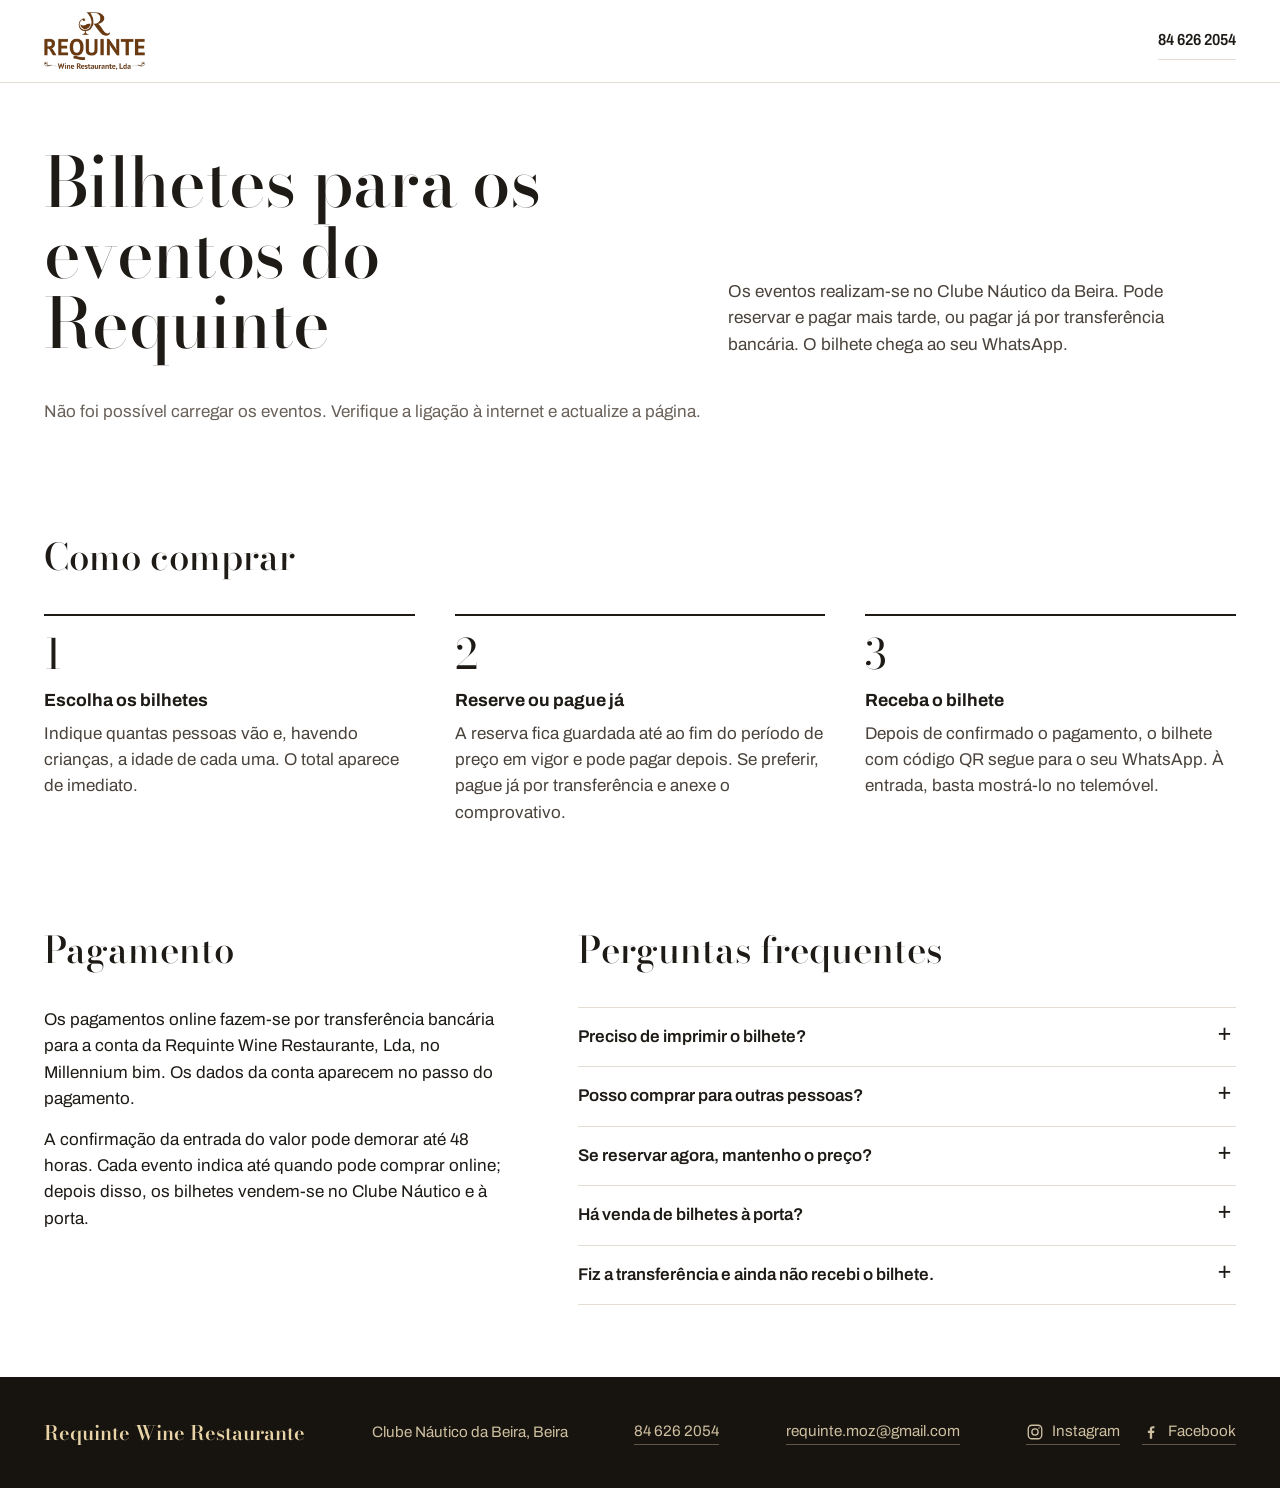
<file: index.html>
<!doctype html>
<html lang="pt">
<head>
<meta charset="utf-8">
<meta name="viewport" content="width=device-width, initial-scale=1">
<title>Bilhetes | Requinte Wine Restaurante</title>
<meta name="description" content="Bilhetes para os eventos do Requinte Wine Restaurante no Clube Náutico da Beira. Reserve e pague mais tarde, ou pague já por transferência bancária.">
<link rel="canonical" href="https://bilhetes.requinte.co.mz/">
<meta property="og:type" content="website">
<meta property="og:title" content="Bilhetes para os eventos do Requinte">
<meta property="og:description" content="Eventos no Clube Náutico da Beira. Reserve e pague mais tarde, ou pague já por transferência bancária.">
<meta property="og:url" content="https://bilhetes.requinte.co.mz/">
<meta property="og:image" content="https://bilhetes.requinte.co.mz/img/partilha-eventos.jpg">
<meta property="og:image:width" content="1200">
<meta property="og:image:height" content="630">
<meta name="theme-color" content="#ffffff">
<link rel="icon" href="icone.svg" type="image/svg+xml">
<link rel="preload" href="fontes/bodoni-moda.woff2" as="font" type="font/woff2" crossorigin>
<link rel="preload" href="fontes/archivo.woff2" as="font" type="font/woff2" crossorigin>
<style>
@font-face{font-family:"Bodoni Moda";src:url("fontes/bodoni-moda.woff2") format("woff2");font-weight:400 900;font-style:normal;font-display:swap}
@font-face{font-family:"Archivo";src:url("fontes/archivo.woff2") format("woff2");font-weight:100 900;font-stretch:62% 125%;font-style:normal;font-display:swap}

:root{
  --noite:#17130f;      /* fundo do cartaz do jantar */
  --champanhe:#e8d3a6;  /* letras do cartaz do jantar */
  --ouro:#b88a3e;
  --oceano:#0d5a8f;     /* letras do cartaz da praia */
  --areia:#f3e1cf;
  --tinta:#1e1a16;
  --cinza:#6a625a;
  --linha:#e4ddd3;
  --serif:"Bodoni Moda",Didot,"Bodoni 72",Georgia,serif;
  --sans:"Archivo",system-ui,-apple-system,"Segoe UI",Roboto,Arial,sans-serif;
}
*{box-sizing:border-box}
html{-webkit-text-size-adjust:100%}
body{margin:0;background:#fff;font-optical-sizing:auto;color:var(--tinta);font-family:var(--sans);font-size:1.0625rem;line-height:1.55}
img{display:block;max-width:100%}
a{color:inherit}
:focus-visible{outline:3px solid var(--ouro);outline-offset:3px}
.oculto{display:none!important}
.sr{position:absolute;width:1px;height:1px;overflow:hidden;clip:rect(0 0 0 0);white-space:nowrap}

/* Cabeçalho */
.topo{background:#fff;color:var(--tinta);border-bottom:1px solid var(--linha)}
.topo-in{max-width:1240px;margin:0 auto;padding:12px 24px;display:flex;align-items:center;justify-content:space-between;gap:16px}
.marca{display:block;line-height:0}
.marca img{height:58px;width:auto}
.tel{font-stretch:88%;font-weight:600;text-decoration:none;font-size:1rem;padding:6px 0;border-bottom:1px solid var(--linha)}
.tel:hover{border-color:var(--tinta)}

/* Abertura */
.abertura{max-width:1240px;margin:0 auto;padding:64px 24px 40px;display:grid;grid-template-columns:minmax(0,1.25fr) minmax(0,1fr);gap:48px;align-items:end}
.abertura h1{font-family:var(--serif);font-weight:500;font-size:clamp(2.4rem,5.4vw,4.4rem);line-height:1.02;letter-spacing:-.01em;margin:0;max-width:14ch}
.abertura p{margin:0;color:#4a433c;max-width:46ch;font-size:1.075rem}
#estado{max-width:1240px;margin:0 auto;padding:0 24px 32px;color:var(--cinza)}

/* Eventos */
.eventos{display:grid;grid-template-columns:repeat(auto-fit,minmax(min(100%,520px),1fr));position:relative}
.evento{display:flex;flex-direction:column;min-width:0}
.evento .arte{aspect-ratio:3/1;width:100%;object-fit:cover;object-position:center}
.evento .arte-texto{aspect-ratio:3/1;display:flex;align-items:center;justify-content:center;padding:24px;font-family:var(--serif);font-size:clamp(2rem,4vw,3rem);text-align:center;line-height:1.05}
.corpo{flex:1;display:flex;flex-direction:column;padding:36px clamp(24px,4vw,56px) 44px;max-width:640px;width:100%}
.evento:nth-child(odd) .corpo{margin-left:auto}
.evento h2{font-family:var(--serif);font-weight:500;font-size:clamp(1.6rem,2.6vw,2.15rem);line-height:1.1;margin:0 0 14px}
.quando{font-weight:600;margin:0}
.horas{margin:2px 0 18px}
.resumo{margin:0 0 24px;max-width:52ch}
.precos{margin:0 0 6px;padding:0;list-style:none;border-top:1px solid var(--linha-p)}
.precos li{display:flex;justify-content:space-between;align-items:baseline;gap:16px;padding:11px 0;border-bottom:1px solid var(--linha-p)}
.precos .tipo{min-width:0}
.precos .valor{font-stretch:78%;font-weight:700;font-size:1.35rem;white-space:nowrap;font-variant-numeric:tabular-nums;letter-spacing:.01em}
.precos small{font-weight:500;font-size:.8rem;margin-right:6px;font-stretch:100%;letter-spacing:0}
.nota{font-size:.92rem;margin:10px 0 0}
.accao{margin-top:auto;padding-top:28px}
.apoio{display:flex;align-items:center;gap:16px;margin:28px 0 0;padding-top:20px;border-top:1px solid var(--linha-p);font-size:.88rem}
.apoio img{height:60px;width:auto}
.btn{display:inline-flex;align-items:center;justify-content:center;min-height:52px;padding:14px 30px;border-radius:4px;font:inherit;font-weight:700;font-size:1.02rem;text-decoration:none;border:0;cursor:pointer;transition:background-color .15s,color .15s}
.btn[aria-disabled="true"]{opacity:.55;pointer-events:none}

.evento.noite{background:var(--noite);color:#efe6d6;--linha-p:rgba(232,211,166,.22)}
.evento.noite h2,.evento.noite .valor{color:var(--champanhe)}
.evento.noite .nota,.evento.noite .horas{color:#cdbf9f}
.evento.noite .arte-texto{color:var(--champanhe)}
.evento.noite .btn{background:var(--champanhe);color:var(--noite)}
.evento.noite .btn:hover{background:#f3e4c3}

.evento.mar{background:var(--areia);color:#13324a;--linha-p:rgba(13,90,143,.22)}
.evento.mar h2,.evento.mar .valor{color:var(--oceano)}
.evento.mar .nota,.evento.mar .horas{color:#3d5a70}
.evento.mar .arte-texto{color:var(--oceano);background:#dff3f8}
.evento.mar .btn{background:var(--oceano);color:#fff}
.evento.mar .btn:hover{background:#0a4a77}

.evento.claro{background:#f6f3ee;--linha-p:var(--linha)}
.evento.claro .btn{background:var(--tinta);color:#fff}

/* Selo da noite partilhada */
.selo{position:absolute;left:50%;transform:translate(-50%,-50%);width:138px;height:138px;border-radius:50%;background:var(--champanhe);color:var(--noite);display:flex;flex-direction:column;align-items:center;justify-content:center;box-shadow:0 0 0 6px var(--noite),0 0 0 7px var(--champanhe);z-index:2;text-align:center;pointer-events:none}
.selo b{font-family:var(--serif);font-weight:600;font-size:3.4rem;line-height:.9}
.selo span{font-size:.82rem;font-weight:600;font-stretch:90%;margin-top:4px}
.eventos.com-selo .corpo{padding-top:96px}
.mesma-noite{display:none;background:var(--champanhe);color:var(--noite);text-align:center;padding:14px 24px;font-weight:600}

/* Secções de informação */
.info{max-width:1240px;margin:0 auto;padding:72px 24px 24px}
.info h2{font-family:var(--serif);font-weight:500;font-size:clamp(1.7rem,3vw,2.3rem);margin:0 0 28px}
.passos{list-style:none;margin:0;padding:0;display:grid;grid-template-columns:repeat(3,minmax(0,1fr));gap:40px;counter-reset:p}
.passos li{counter-increment:p;border-top:2px solid var(--tinta);padding-top:18px}
.passos li::before{content:counter(p);font-family:var(--serif);font-size:2.6rem;line-height:1;display:block;margin-bottom:12px}
.passos h3{font-size:1.1rem;margin:0 0 6px}
.passos p{margin:0;color:#4a433c}
.duas{display:grid;grid-template-columns:minmax(0,1fr) minmax(0,1.4fr);gap:64px;padding-bottom:72px}
.duas p{margin:0 0 14px;max-width:56ch}
.perguntas details{border-bottom:1px solid var(--linha)}
.perguntas details:first-of-type{border-top:1px solid var(--linha)}
.perguntas summary{cursor:pointer;list-style:none;padding:16px 36px 16px 0;font-weight:600;position:relative}
.perguntas summary::-webkit-details-marker{display:none}
.perguntas summary::after{content:"+";position:absolute;right:4px;top:12px;font-size:1.5rem;font-weight:400;line-height:1}
.perguntas details[open] summary::after{content:"\2212"}
.perguntas details p{margin:0 0 16px;color:#4a433c;max-width:60ch}

/* Rodapé */
.rodape{background:var(--noite);color:#cdbf9f}
.rodape-in{max-width:1240px;margin:0 auto;padding:40px 24px;display:flex;flex-wrap:wrap;gap:12px 40px;align-items:center;justify-content:space-between;font-size:.95rem}
.rodape strong{color:var(--champanhe);font-family:var(--serif);font-weight:600;font-size:1.25rem}
.rodape a{text-decoration:none;border-bottom:1px solid rgba(205,191,159,.4)}
.rodape a:hover{color:var(--champanhe)}
.redes{display:flex;gap:22px}
.redes a{display:inline-flex;align-items:center;gap:8px}
.redes svg{width:18px;height:18px;flex:none}

@media (max-width:1060px){
  .selo{display:none}
  .eventos.com-selo .corpo{padding-top:36px}
  .mesma-noite.ver{display:block}
  .evento:nth-child(odd) .corpo{margin-left:0}
  .corpo{max-width:none}
}
@media (max-width:820px){
  .abertura{grid-template-columns:1fr;gap:18px;padding-top:40px}
  .passos{grid-template-columns:1fr;gap:28px}
  .duas{grid-template-columns:1fr;gap:48px}
  .info{padding-top:56px}
}
@media (max-width:560px){
  body{font-size:1rem}
  .topo-in{padding:12px 16px}
  .marca img{height:46px}
  .abertura,.info,#estado{padding-left:16px;padding-right:16px}
  .corpo{padding:28px 16px 36px}
  .evento .arte{aspect-ratio:auto;height:auto}
  .evento .arte-texto{aspect-ratio:2.4/1}
  .btn{width:100%}
  .rodape-in{padding:32px 16px}
}
@media (prefers-reduced-motion:reduce){*{transition:none!important}}
</style>
</head>
<body>
<header class="topo">
  <div class="topo-in">
    <a class="marca" href="./"><img src="img/logo-requinte.png" alt="Requinte Wine Restaurante" width="101" height="58"></a>
    <a class="tel" href="tel:+258846262054">84 626 2054</a>
  </div>
</header>

<main>
  <section class="abertura">
    <h1>Bilhetes para os eventos do Requinte</h1>
    <p>Os eventos realizam-se no Clube Náutico da Beira. Pode reservar e pagar mais tarde, ou pagar já por transferência bancária. O bilhete chega ao seu WhatsApp.</p>
  </section>

  <p id="estado" role="status">A carregar os eventos…</p>
  <p class="mesma-noite" id="mesmaNoite"></p>
  <section class="eventos" id="eventos" aria-label="Eventos à venda"></section>

  <section class="info" aria-labelledby="t-como">
    <h2 id="t-como">Como comprar</h2>
    <ol class="passos">
      <li><h3>Escolha os bilhetes</h3><p>Indique quantas pessoas vão e, havendo crianças, a idade de cada uma. O total aparece de imediato.</p></li>
      <li><h3>Reserve ou pague já</h3><p>A reserva fica guardada até ao fim do período de preço em vigor e pode pagar depois. Se preferir, pague já por transferência e anexe o comprovativo.</p></li>
      <li><h3>Receba o bilhete</h3><p>Depois de confirmado o pagamento, o bilhete com código QR segue para o seu WhatsApp. À entrada, basta mostrá-lo no telemóvel.</p></li>
    </ol>
  </section>

  <section class="info duas">
    <div aria-labelledby="t-pag">
      <h2 id="t-pag">Pagamento</h2>
      <p>Os pagamentos online fazem-se por transferência bancária para a conta da Requinte Wine Restaurante, Lda, no Millennium bim. Os dados da conta aparecem no passo do pagamento.</p>
      <p>A confirmação da entrada do valor pode demorar até 48 horas. Cada evento indica até quando pode comprar online; depois disso, os bilhetes vendem-se no Clube Náutico e à porta.</p>
    </div>
    <div class="perguntas" aria-labelledby="t-perg">
      <h2 id="t-perg">Perguntas frequentes</h2>
      <details><summary>Preciso de imprimir o bilhete?</summary><p>Não. Basta mostrar o código QR no telemóvel. Se preferir, também o pode imprimir.</p></details>
      <details><summary>Posso comprar para outras pessoas?</summary><p>Sim, até 10 bilhetes por compra. Cada pessoa recebe o seu bilhete e a sua ligação. Para grupos maiores, contacte-nos pelo 84 626 2054.</p></details>
      <details><summary>Se reservar agora, mantenho o preço?</summary><p>Mantém, desde que pague dentro do período de preço em vigor. Passado esse prazo, a reserva é cancelada e passa a valer o preço seguinte.</p></details>
      <details><summary>Há venda de bilhetes à porta?</summary><p>Há, enquanto houver lugares, ao preço de porta.</p></details>
      <details><summary>Fiz a transferência e ainda não recebi o bilhete.</summary><p>Confirmamos os pagamentos no prazo de 48 horas. Se esse prazo já passou, ligue para o 84 626 2054 e indique a referência da reserva.</p></details>
    </div>
  </section>
</main>

<footer class="rodape">
  <div class="rodape-in">
    <strong>Requinte Wine Restaurante</strong>
    <span>Clube Náutico da Beira, Beira</span>
    <a href="tel:+258846262054">84 626 2054</a>
    <a href="mailto:requinte.moz@gmail.com">requinte.moz@gmail.com</a>
    <span class="redes"><a href="https://www.instagram.com/requintegroup/" target="_blank" rel="noopener"><svg viewBox="0 0 24 24" fill="none" stroke="currentColor" stroke-width="1.8" aria-hidden="true"><rect x="3" y="3" width="18" height="18" rx="5"/><circle cx="12" cy="12" r="4.2"/><circle cx="17.3" cy="6.7" r="1" fill="currentColor" stroke="none"/></svg>Instagram</a><a href="https://www.facebook.com/profile.php?id=61577727187553" target="_blank" rel="noopener"><svg viewBox="0 0 24 24" fill="currentColor" aria-hidden="true"><path d="M13.5 21v-7.6h2.6l.4-3h-3V8.5c0-.9.3-1.5 1.5-1.5h1.6V4.3c-.3 0-1.2-.1-2.3-.1-2.3 0-3.9 1.4-3.9 4v2.2H7.8v3h2.6V21h3.1z"/></svg>Facebook</a></span>
  </div>
</footer>

<script src="config.js"></script>
<script>
(function () {
  "use strict";
  var C = window.CNB_CONFIG || {};
  var FUSO = C.FUSO || "Africa/Maputo";

  // Arte e cores de cada evento (recortes dos cartazes). Eventos sem entrada aqui usam a imagem do evento ou o nome.
  var ESTILO = {
    "reveillon-clube-nautico": { tema: "noite", arte: "img/arte-requinte-reveillon.jpg" },
    "clube-n-utico---praia-rampa-pesca": { tema: "mar", arte: "img/arte-reveillon-praia.jpg", apoio: { nome: "Corona", logo: "img/logo-corona.png" } }
  };
  var DIAS = ["Domingo", "Segunda-feira", "Terça-feira", "Quarta-feira", "Quinta-feira", "Sexta-feira", "Sábado"];
  var MESES = ["Janeiro", "Fevereiro", "Março", "Abril", "Maio", "Junho", "Julho", "Agosto", "Setembro", "Outubro", "Novembro", "Dezembro"];

  function $(s) { return document.querySelector(s); }
  function esc(s) { return String(s == null ? "" : s).replace(/[&<>"]/g, function (c) { return { "&": "&amp;", "<": "&lt;", ">": "&gt;", '"': "&quot;" }[c]; }); }
  function mt(v) { return String(Math.round(Number(v || 0))).replace(/\B(?=(\d{3})+(?!\d))/g, ".") + " MT"; }
  function partes(iso) {
    var d = new Date(iso);
    var ymd = d.toLocaleDateString("en-CA", { timeZone: FUSO }).split("-").map(Number);
    var dia = new Date(Date.UTC(ymd[0], ymd[1] - 1, ymd[2])).getUTCDay();
    var h = d.toLocaleTimeString("pt-PT", { timeZone: FUSO, hour: "2-digit", minute: "2-digit" });
    return { ano: ymd[0], mes: ymd[1], dia: ymd[2], semana: DIAS[dia], hora: h, chave: ymd.join("-") };
  }
  function dataLonga(iso) { var p = partes(iso); return p.semana + ", " + p.dia + " de " + MESES[p.mes - 1]; }
  function dataCurta(iso) { var p = partes(iso); return p.dia + " de " + MESES[p.mes - 1]; }

  function linhasPreco(precos) {
    var abertos = (precos || []).filter(function (t) { return t.venda_aberta && Number(t.preco) > 0; });
    var linhas = abertos.slice(0, 3).map(function (t) {
      if (t.multiplos && t.multiplos.length) {
        var min = Math.min.apply(null, t.multiplos), max = Math.max.apply(null, t.multiplos);
        return "<li><span class=\"tipo\">Mesa de " + min + " a " + max + " pessoas</span><span class=\"valor\"><small>desde</small>" + mt(t.preco * min) + "</span></li>";
      }
      var nome = String(t.nome).replace(/\s*\(com [^)]*\)\s*$/i, "");
      return "<li><span class=\"tipo\">" + esc(nome) + "</span><span class=\"valor\">" + mt(t.preco) + "</span></li>";
    });
    var gratis = (precos || []).some(function (t) { return Number(t.preco) === 0 && t.idade_max != null && t.idade_max <= 3; });
    var ref = abertos.filter(function (t) { return t.lote_termina_em; }).sort(function (a, b) { return a.lote_termina_em < b.lote_termina_em ? -1 : 1; })[0];
    var nota = [];
    if (ref) {
      var depois = ref.proximo_preco ? " Depois desta data: " + esc(String(ref.nome).replace(/\s*\(.*\)$/, "")) + " " + mt(ref.proximo_preco) + "." : "";
      var etiqueta = ref.lote ? String(ref.lote).split(",")[0].trim() + ": preços" : "Preços";
      nota.push(etiqueta + " válidos até " + dataCurta(ref.lote_termina_em) + "." + depois);
    }
    if (gratis) nota.push("Crianças até 3 anos não pagam.");
    return { html: linhas.join(""), nota: nota };
  }

  function painel(e, i) {
    var est = ESTILO[e.slug] || {};
    var tema = est.tema || (i % 2 ? "claro" : "noite");
    var arte = est.arte || e.imagem_url;
    var p = linhasPreco(e.precos);
    if (e.venda_online_ate && new Date(e.venda_online_ate) > new Date()) p.nota.push("Venda online até " + dataCurta(e.venda_online_ate) + ", às " + partes(e.venda_online_ate).hora + ".");
    p.nota = p.nota.join(" ");
    var esgotado = e.estado === "esgotado" || Number(e.disponivel) <= 0;
    var aberto = (e.precos || []).some(function (t) { return t.venda_aberta; });
    var botao = esgotado ? "<span class=\"btn\" aria-disabled=\"true\">Esgotado</span>"
      : aberto ? "<a class=\"btn\" href=\"comprar/?e=" + encodeURIComponent(e.slug) + "\">Comprar bilhetes</a>"
      : "<span class=\"btn\" aria-disabled=\"true\">Venda fechada</span>";
    var horas = e.portas_em && e.portas_em !== e.inicio_em
      ? "Portas às " + partes(e.portas_em).hora + ", início às " + partes(e.inicio_em).hora + "."
      : (e.portas_em ? "Portas às " : "Início às ") + partes(e.inicio_em).hora + ".";
    return "<article class=\"evento " + tema + "\" aria-labelledby=\"ev-" + i + "\">"
      + (arte ? "<img class=\"arte\" src=\"" + esc(arte) + "\" alt=\"\" loading=\"" + (i < 2 ? "eager" : "lazy") + "\">"
              : "<div class=\"arte-texto\" aria-hidden=\"true\">" + esc(e.nome) + "</div>")
      + "<div class=\"corpo\">"
      + "<h2 id=\"ev-" + i + "\">" + esc(e.nome) + "</h2>"
      + "<p class=\"quando\">" + dataLonga(e.inicio_em) + "</p>"
      + "<p class=\"horas\">" + horas + (e.local && !e.resumo ? " " + esc(e.local) + "." : "") + "</p>"
      + (e.resumo ? "<p class=\"resumo\">" + esc(e.resumo) + "</p>" : "")
      + (p.html ? "<ul class=\"precos\">" + p.html + "</ul>" : "")
      + (p.nota ? "<p class=\"nota\">" + p.nota + "</p>" : "")
      + "<div class=\"accao\">" + botao + "</div>"
      + (est.apoio ? "<p class=\"apoio\"><span>Com o patrocínio de</span><img src=\"" + esc(est.apoio.logo) + "\" alt=\"" + esc(est.apoio.nome) + "\" loading=\"lazy\"></p>" : "")
      + "</div></article>";
  }

  function mostrar(lista) {
    var estado = $("#estado"), caixa = $("#eventos");
    if (!lista.length) {
      estado.textContent = "Neste momento não há eventos à venda. Para saber dos próximos, ligue para o 84 626 2054.";
      return;
    }
    estado.classList.add("oculto");
    caixa.innerHTML = lista.map(painel).join("");
    // Dois eventos na mesma noite: selo sobre a junção dos painéis
    if (lista.length >= 2 && partes(lista[0].inicio_em).chave === partes(lista[1].inicio_em).chave) {
      var p0 = partes(lista[0].inicio_em);
      var arte = caixa.querySelector(".evento .arte, .evento .arte-texto");
      var selo = document.createElement("div");
      selo.className = "selo"; selo.setAttribute("aria-hidden", "true");
      selo.innerHTML = "<b>" + p0.dia + "</b><span>" + MESES[p0.mes - 1] + "</span>";
      caixa.appendChild(selo);
      caixa.classList.add("com-selo");
      var pos = function () { selo.style.top = (arte ? arte.offsetHeight : 0) + "px"; };
      pos(); window.addEventListener("resize", pos);
      if (arte && arte.tagName === "IMG" && !arte.complete) arte.addEventListener("load", pos);
      var faixa = $("#mesmaNoite");
      faixa.textContent = p0.semana + ", " + p0.dia + " de " + MESES[p0.mes - 1] + ": dois eventos na mesma noite, cada um com o seu bilhete.";
      faixa.classList.add("ver");
    }
  }

  fetch(C.SUPABASE_URL + "/rest/v1/rpc/fn_eventos_publicos", {
    method: "POST",
    headers: { apikey: C.SUPABASE_ANON_KEY, Authorization: "Bearer " + C.SUPABASE_ANON_KEY, "Content-Type": "application/json" },
    body: "{}"
  }).then(function (r) {
    if (!r.ok) throw new Error(r.status);
    return r.json();
  }).then(function (d) { mostrar(Array.isArray(d) ? d : []); })
    .catch(function () {
      $("#estado").textContent = "Não foi possível carregar os eventos. Verifique a ligação à internet e actualize a página.";
    });
})();
</script>
</body>
</html>
</file>
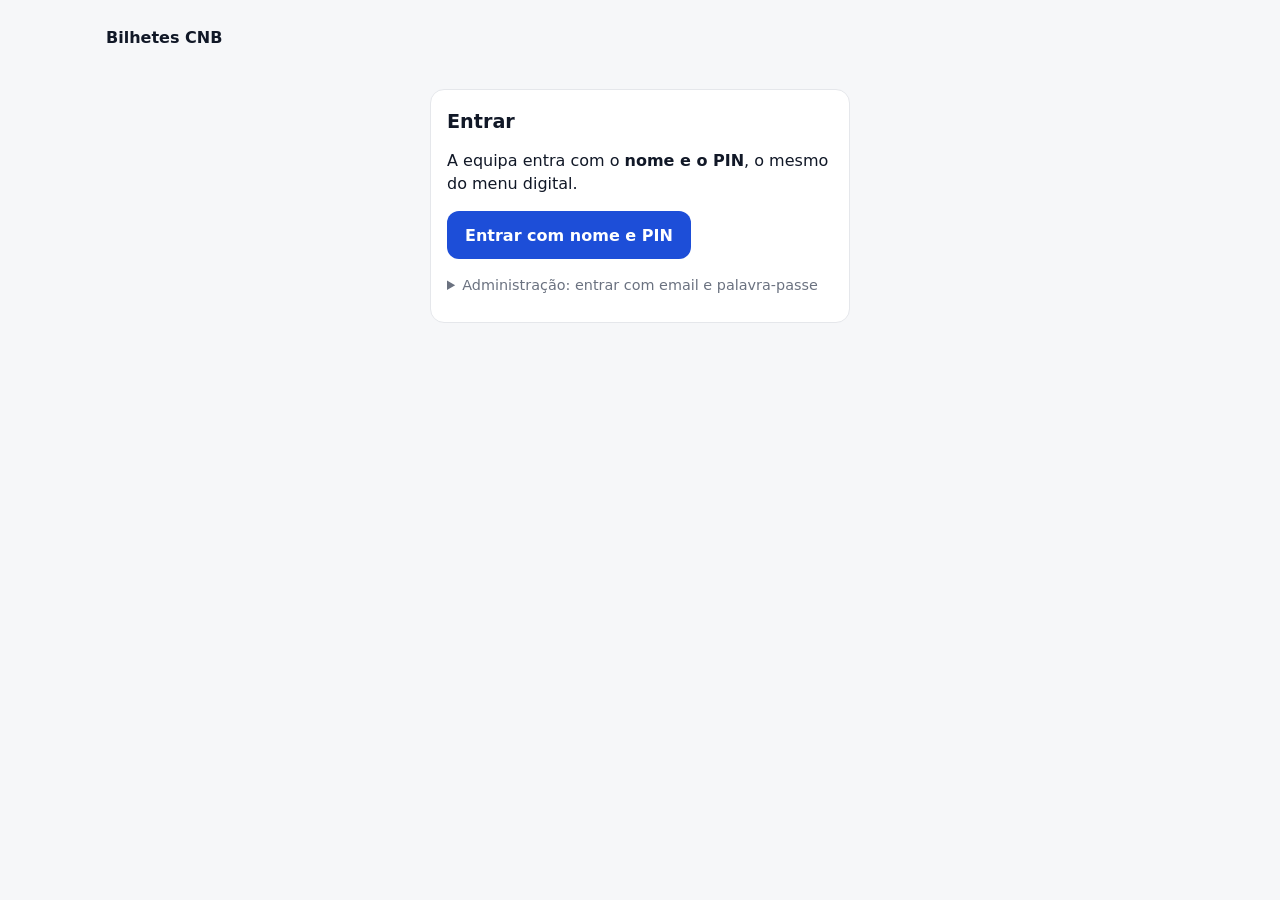
<file: admin/index.html>
<!doctype html>
<html lang="pt">
<head>
<meta charset="utf-8"><meta name="viewport" content="width=device-width, initial-scale=1">
<title>Bilhetes CNB · Administração</title>
<link rel="stylesheet" href="../comum.css">
<style>
  .contentor{max-width:1100px}
  .mini{padding:3px 8px;min-height:0;font-size:.8rem;width:auto;margin:2px 0}
  nav{display:flex;gap:4px;flex-wrap:wrap;margin:8px 0 14px}nav a{padding:8px 12px;border-radius:10px;text-decoration:none;color:#374151;font-weight:600;font-size:.92rem}nav a.act{background:#fff;border:1px solid var(--borda);color:var(--azul-escuro)}
  .grelha{display:grid;grid-template-columns:repeat(auto-fit,minmax(240px,1fr));gap:12px}
  .kpi b{display:block;font-size:1.6rem}
  .tabs{display:flex;gap:6px;margin:8px 0}.tabs button{background:#fff;border:1px solid var(--borda);border-radius:999px;padding:6px 12px;font-weight:600}.tabs button.act{background:var(--azul);color:#fff;border-color:var(--azul)}
  .estado-paga{color:var(--verde);font-weight:700}.estado-reservada{color:var(--amarelo);font-weight:700}.estado-cancelada,.estado-reembolsada,.estado-anulado{color:var(--vermelho)}
  dialog{border:0;border-radius:16px;padding:0;width:min(640px,96vw)}dialog .cartao{margin:0;border:0}dialog::backdrop{background:rgba(0,0,0,.4)}
  .acc{display:flex;gap:6px;flex-wrap:wrap}.acc .btn{padding:6px 10px;min-height:0;font-size:.85rem;width:auto}
  .trocar{overflow:auto}
  .badge{display:inline-block;min-width:20px;padding:1px 7px;border-radius:999px;background:var(--verde);color:#fff;font-size:.75rem;text-align:center;margin-left:2px}
  .aviso-wa{display:flex;gap:10px;align-items:center;justify-content:space-between;flex-wrap:wrap;background:#ecfdf5;border:1px solid #a7f3d0;border-radius:12px;padding:10px 14px;margin-bottom:12px}
  textarea#waTexto{font-family:inherit;font-size:.95rem}
  details summary{cursor:pointer;margin:10px 0}
  @media(max-width:700px){table{font-size:.85rem}}
</style>
</head>
<body>
<div class="contentor">
  <div class="topo"><div><b>Bilhetes CNB</b> <span class="mudo" id="quem"></span></div><div class="linha"><button class="btn sec oculto" id="btnSair">Sair</button></div></div>

  <section id="login" class="cartao" style="max-width:420px;margin:30px auto">
    <h2>Entrar</h2>
    <p>A equipa entra com o <b>nome e o PIN</b>, o mesmo do menu digital.</p>
    <p><a class="btn" id="btnPin" href="../entrar/?para=bilhetes">Entrar com nome e PIN</a></p>
    <details><summary class="mudo">Administração: entrar com email e palavra-passe</summary>
      <label>Email</label><input id="email" type="email" autocomplete="username">
      <label>Palavra-passe</label><input id="senha" type="password" autocomplete="current-password">
      <p><button class="btn sec" id="btnEntrar">Entrar</button></p>
    </details>
    <p id="loginMsg" class="oculto"></p>
  </section>

  <nav id="nav" class="oculto">
    <a href="#painel">Painel</a><a href="#vendas">Vendas <span id="badgeComp" class="badge oculto" title="Comprovativos por verificar"></span></a><a href="#whatsapp">WhatsApp <span id="badgeWa" class="badge oculto"></span></a><a href="#convites">Convites</a><a href="#clientes">Clientes</a><a href="#eventos">Eventos</a><a href="#campanhas">Campanhas</a><a href="#mensagens">Mensagens</a><a href="#relatorios">Relatórios</a><a href="#pulseiras">Pulseiras</a><a href="#definicoes">Definições</a>
  </nav>
  <div id="app"></div>
</div>
<dialog id="dlg"><div class="cartao" id="dlgCorpo"></div></dialog>

<script src="../config.js"></script>
<script type="module">
import { createClient } from "https://esm.sh/@supabase/supabase-js@2";
import { C, $, $$, esc, data, dataCurta, hora, mt, md, mostrarErro } from "../comum.js";
const sb = createClient(C.SUPABASE_URL, C.SUPABASE_ANON_KEY);
let eu = null; // ficha de staff
let MODO_WA = "manual"; // manual = a equipa envia pelo WhatsApp da Requinte; automatico = API
const app = $("#app");
// páginas por perfil (o servidor verifica sempre as permissões; isto só simplifica o menu)
const PAGINAS = {
  admin: null,
  vendedor: ["painel", "vendas", "whatsapp", "convites", "clientes", "pulseiras"],
  comunicacao: ["painel", "whatsapp", "clientes", "campanhas", "mensagens", "relatorios"],
  porta: ["painel", "vendas", "pulseiras"],
};
const podeVer = (p) => eu.perfil === "admin" || (PAGINAS[eu.perfil] || []).includes(p);

// ---------- sessão ----------
$("#btnEntrar").onclick = async () => { const { error } = await sb.auth.signInWithPassword({ email: $("#email").value.trim(), password: $("#senha").value }); if (error) return msgLogin("Email ou palavra-passe incorrectos.", true); arranque(); };
$("#btnPin").href = new URL("../entrar/?para=bilhetes", location.href).href; // entrada da equipa no próprio site dos bilhetes
$("#btnSair").onclick = async () => { await sb.auth.signOut(); location.reload(); };
function msgLogin(t, erro) { const m = $("#loginMsg"); m.className = erro ? "erro" : "ok"; m.textContent = t; }
async function arranque() {
  const { data: { session } } = await sb.auth.getSession(); if (!session) return;
  const { data: s } = await sb.rpc("fn_staff_actual");
  if (!s || !s.id || !s.perfil) { $("#btnSair").classList.remove("oculto"); return msgLogin(s?.id ? `${s.nome}, a sua conta ainda não tem acesso aos bilhetes. Fale com a gerência.` : "Esta conta não está na equipa. Fale com a gerência.", true); }
  if (s.perfil === "promotor") { location.replace("../promotor/"); return; }
  eu = s; $("#login").classList.add("oculto"); $("#nav").classList.remove("oculto"); $("#btnSair").classList.remove("oculto"); $("#quem").textContent = `· ${s.nome} (${s.perfil})`;
  $$("#nav a").forEach((a) => a.classList.toggle("oculto", !podeVer(a.getAttribute("href").slice(1))));
  try { const d = await q(sb.from("definicoes").select("valor").eq("chave", "whatsapp").maybeSingle()); MODO_WA = d?.valor?.modo || "manual"; } catch {}
  actualizarBadge(); setInterval(actualizarBadge, 60000);
  if (!location.hash) location.hash = "#painel"; rota();
}
window.addEventListener("hashchange", rota);
async function rota() { if (!eu) return; const r = location.hash.replace("#", "").split("/"); $$("#nav a").forEach((a) => a.classList.toggle("act", a.getAttribute("href") === "#" + r[0]));
  app.innerHTML = "<p class='mudo'>A carregar…</p>";
  const paginas = { painel, eventos, vendas, whatsapp, convites, clientes, campanhas, mensagens, relatorios, pulseiras, definicoes };
  const f = paginas[r[0]] && podeVer(r[0]) ? paginas[r[0]] : painel;
  try { await f(r.slice(1)); }
  catch (e) { app.innerHTML = `<div class="erro">${esc(e.message || e)}</div>`; } }

// ---------- WhatsApp (envio manual pelo WhatsApp da equipa) ----------
// preço por pessoa conforme o tamanho do grupo (escalões do lote em vigor)
const textoEscaloes = (escaloes, base) => { const e = (escaloes || []).slice().sort((a, b) => a.min - b.min); if (!e.length) return "";
  return "Em grupo: " + [`até ${e[0].min - 1}, ${mt(base)}`, ...e.map((x, i) => `${x.min}${e[i + 1] ? " a " + (e[i + 1].min - 1) : " ou mais"}, ${mt(x.preco)}`)].join("; ") + " por pessoa"; };
const fmtTel = (t) => String(t || "").replace(/^\+258(\d{2})(\d{3})(\d{4})$/, "+258 $1 $2 $3");
const urlWa = (numero, texto) => `https://wa.me/${numero}?text=${encodeURIComponent(texto)}`;
async function actualizarBadge() { actualizarBadgeComp(); try { const n = await rpc("fn_whatsapp_contar"); const b = $("#badgeWa"); b.textContent = n; b.classList.toggle("oculto", !n); return n; } catch { return 0; } }
// comprovativos de transferência (ou M-Pesa) enviados pelos clientes e ainda por verificar
const trataPagamentos = () => ["admin", "vendedor"].includes(eu.perfil);
async function actualizarBadgeComp() { if (!trataPagamentos()) return 0; try { const k = await q(sb.from("comprovativos").select("id").eq("estado", "pendente")); const b = $("#badgeComp"); b.textContent = k.length; b.classList.toggle("oculto", !k.length); return k.length; } catch { return 0; } }
async function verComprovativo(caminho) {
  const w = window.open("", "_blank"); // abre já, para o navegador não bloquear a janela
  try { const { data, error } = await sb.storage.from("comprovativos").createSignedUrl(caminho, 600); if (error) throw error; if (w) w.location.href = data.signedUrl; else location.href = data.signedUrl; }
  catch (e) { w?.close(); alert("Não foi possível abrir o comprovativo: " + (e.message || e)); } }
const ESTADO_COMP = { pendente: "por verificar", aceite: "aceite", recusado: "recusado" };
const htmlComps = (e) => (e.comprovativos || []).slice().sort((a, b) => a.criado_em < b.criado_em ? -1 : 1).map((k) => `<div class="pequeno"><button class="btn sec mini" data-vercomp="${esc(k.caminho)}">Ver comprovativo</button> <span class="${k.estado === "pendente" ? "estado-reservada" : "mudo"}">${ESTADO_COMP[k.estado] || k.estado}</span> <span class="mudo">${dataCurta(k.criado_em)}${k.motivo ? ": " + esc(k.motivo) : ""}</span>${k.estado === "pendente" && e.estado === "reservada" ? ` <button class="btn sec mini" data-recusar="${k.id}">Recusar</button>` : ""}</div>`).join("");
async function abrirWhatsapp(encId, clienteId, aoFechar) {
  try { dialogoWa(await rpc("fn_whatsapp_texto", { p_encomenda: encId, p_cliente: clienteId || null }), aoFechar); }
  catch (e) { alert(e.message); }
}
function dialogoWa(w, aoFechar) {
  if (!w.wa || !w.texto) { dialogo(`<h2>WhatsApp</h2><p>${!w.wa ? `${esc(w.nome || "Este cliente")} não tem telemóvel registado: entregue o bilhete impresso.` : esc(w.aviso || "Nada para enviar.")}</p>`); return; }
  dialogo(`<h2>Enviar por WhatsApp</h2><p>Para <b>${esc(w.nome)}</b> · ${esc(fmtTel(w.telemovel))}${w.evento ? ` · <span class="mudo">${esc(w.evento)}</span>` : ""}</p>
    ${w.aviso ? `<div class="erro">${esc(w.aviso)}</div>` : ""}
    <label for="waTexto">Mensagem (pode ajustar antes de abrir)</label><textarea id="waTexto" rows="10">${esc(w.texto)}</textarea>
    <p class="mudo pequeno">Abre o WhatsApp deste aparelho com a mensagem já escrita. Confirme que está no WhatsApp da Requinte e carregue em enviar.</p>
    <p class="linha"><a class="btn verde" id="waAbrir" target="_blank" rel="noopener">Abrir no WhatsApp</a><button class="btn sec" id="waCopiar">Copiar texto</button>${w.ids?.length ? `<button class="btn sec" id="waIgnorar">Não enviar</button>` : ""}</p>`, () => {
    const texto = () => $("#waTexto").value.trim();
    const actualizar = () => { $("#waAbrir").href = urlWa(w.wa, texto()); }; actualizar(); $("#waTexto").oninput = actualizar;
    $("#waAbrir").onclick = () => { // deixa o navegador abrir o WhatsApp; regista em paralelo
      rpc("fn_whatsapp_marcar", { p_ids: w.ids || [], p_enviada: true, p_encomenda: w.encomenda_id || null, p_cliente: w.cliente_id || null, p_texto: texto() })
        .then(() => actualizarBadge()).catch((e) => alert("A mensagem abriu, mas não ficou registada: " + e.message));
      setTimeout(() => { $("#dlg").close(); aoFechar?.(); }, 300); };
    $("#waCopiar").onclick = async () => { try { await navigator.clipboard.writeText(texto()); $("#waCopiar").textContent = "Copiado"; } catch { $("#waTexto").select(); } };
    $("#waIgnorar") && ($("#waIgnorar").onclick = async () => { if (!confirm("Marcar como não enviada? Sai da lista do WhatsApp.")) return; await rpc("fn_whatsapp_marcar", { p_ids: w.ids, p_enviada: false }); actualizarBadge(); $("#dlg").close(); aoFechar?.(); });
  });
}
// depois de uma venda, pagamento, convite, reemissão ou transferência
function depoisDeAccao(encId, clienteId, aoFechar) {
  if (MODO_WA === "automatico") { actualizarBadge(); aoFechar?.(); return; }
  abrirWhatsapp(encId, clienteId, aoFechar); actualizarBadge();
}
async function whatsapp() {
  const fila = await rpc("fn_whatsapp_fila"); actualizarBadge();
  app.innerHTML = `<h1>WhatsApp por enviar</h1><p class="mudo">${MODO_WA === "automatico" ? "O envio automático está ligado. Aqui ficam só as mensagens que estavam na fila manual antes da mudança." : "Enquanto a API do WhatsApp não estiver activa, as mensagens saem pelo WhatsApp da Requinte: abra cada uma, confirme e carregue em enviar. A mensagem é escrita conforme o ponto em que a venda está (termos, pagamento ou bilhetes)."}</p>
  <div class="cartao trocar"><table><tr><th>Desde</th><th>Para</th><th>Mensagem</th><th></th></tr>${fila.map((w, i) => `<tr><td class="pequeno">${data(w.desde)}</td><td><b>${esc(w.nome || "")}</b><br><span class="mudo pequeno">${esc(fmtTel(w.telemovel))}${w.evento ? " · " + esc(w.evento) : ""}</span></td>
    <td class="pequeno">${esc((w.texto || w.aviso || "").slice(0, 150))}${(w.texto || "").length > 150 ? "…" : ""}</td><td class="acc">${w.wa && w.texto ? `<button class="btn verde" data-i="${i}">Abrir</button>` : ""}<button class="btn sec" data-ign="${i}">Não enviar</button></td></tr>`).join("") || `<tr><td colspan="4" class="mudo">Nada por enviar.</td></tr>`}</table></div>`;
  $$("[data-i]").forEach((b) => b.onclick = () => dialogoWa(fila[Number(b.dataset.i)], whatsapp));
  $$("[data-ign]").forEach((b) => b.onclick = async () => { const w = fila[Number(b.dataset.ign)]; if (!confirm(`Não enviar a mensagem para ${w.nome}?`)) return; await rpc("fn_whatsapp_marcar", { p_ids: w.ids, p_enviada: false }); whatsapp(); });
}

// ---------- utilitários ----------
async function rpc(fn, args) { const { data, error } = await sb.rpc(fn, args); if (error) throw new Error(error.message); return data; }
async function q(builder) { const { data, error } = await builder; if (error) throw new Error(error.message); return data; }
function dialogo(html, onOpen) { $("#dlgCorpo").innerHTML = html + `<p class="linha" style="justify-content:flex-end"><button class="btn sec" id="dlgFechar">Fechar</button></p>`; $("#dlg").showModal(); $("#dlgFechar").onclick = () => $("#dlg").close(); onOpen?.(); }
const v = (id) => $("#" + id)?.value?.trim();
const opt = (lista, val, lab, sel) => lista.map((x) => `<option value="${x[val]}" ${sel == x[val] ? "selected" : ""}>${esc(lab(x))}</option>`).join("");
const campo = (id, rot, tipo = "text", val = "", extra = "") => `<label>${rot}</label><input id="${id}" type="${tipo}" value="${esc(val)}" ${extra}>`;
async function eventosLista() { return q(sb.from("eventos").select("id, nome, slug, inicio_em, estado, lotacao").order("inicio_em", { ascending: false })); }
const isoLocal = (iso) => iso ? new Date(new Date(iso).getTime() - new Date().getTimezoneOffset() * 60000).toISOString().slice(0, 16) : "";
const deLocal = (s) => s ? new Date(s).toISOString() : null;

// ---------- painel ----------
async function painel() {
  const r = await q(sb.from("v_conciliacao_evento").select("*"));
  const evs = await eventosLista(); const por = Object.fromEntries(r.map((x) => [x.evento_id, x]));
  const nWa = podeVer("whatsapp") ? await actualizarBadge() : 0;
  app.innerHTML = `<h1>Painel</h1>${nWa ? `<div class="aviso-wa"><span><b>${nWa}</b> ${nWa === 1 ? "mensagem" : "mensagens"} de WhatsApp por enviar</span><a class="btn verde" href="#whatsapp">Ver e enviar</a></div>` : ""}<div class="grelha">` + evs.filter((e) => e.estado !== "encerrado" && e.estado !== "cancelado").map((e) => { const c = por[e.id] || {}; return `<div class="cartao kpi"><div class="mudo">${dataCurta(e.inicio_em)} · <span class="etiqueta">${e.estado}</span></div><h3>${esc(e.nome)}</h3>
    <div class="linha"><div><b>${c.bilhetes_emitidos ?? 0}</b><span class="mudo pequeno">bilhetes</span></div><div><b>${mt(c.receita)}</b><span class="mudo pequeno">receita</span></div><div><b>${c.validados ?? 0}</b><span class="mudo pequeno">entraram</span></div></div>
    <div class="mudo pequeno">${c.reservas_por_pagar ?? 0} reservas por pagar · ${c.convites ?? 0} convites · ${c.envios_falhados ?? 0} envios falhados</div>
    <p class="acc"><a class="btn" href="#vendas/${e.id}">Vendas</a>${podeVer("eventos") ? `<a class="btn sec" href="#eventos/${e.id}">Editar</a>` : ""}<a class="btn sec" href="../comprar/?e=${e.slug}" target="_blank">Página de compra</a></p></div>`; }).join("") + `</div>`;
}

// ---------- eventos ----------
async function eventos([id]) {
  if (id === "novo" || id) return editarEvento(id === "novo" ? null : id);
  const evs = await eventosLista();
  app.innerHTML = `<div class="topo"><h1>Eventos</h1>${eu.perfil === "admin" ? `<a class="btn" href="#eventos/novo">Novo evento</a>` : ""}</div><div class="cartao trocar"><table><tr><th>Evento</th><th>Data</th><th>Estado</th><th>Lotação</th><th></th></tr>${evs.map((e) => `<tr><td><b>${esc(e.nome)}</b><br><span class="mudo pequeno">/${e.slug}</span></td><td>${data(e.inicio_em)}</td><td>${e.estado}</td><td>${e.lotacao}</td><td class="acc"><a class="btn sec" href="#eventos/${e.id}">Abrir</a></td></tr>`).join("")}</table></div>`;
}
async function editarEvento(id) {
  const ev = id ? (await q(sb.from("eventos").select("*").eq("id", id).single())) : { nome: "", slug: "", lotacao: 300, estado: "rascunho", reentrada_permitida: true, idade_minima: 18, transferencia_ate_horas: 24, faq: [] };
  const tipos = id ? await q(sb.from("tipos_bilhete").select("*, lotes_preco(*)").eq("evento_id", id).order("ordem")) : [];
  const admin = eu.perfil === "admin";
  app.innerHTML = `<p><a href="#eventos">← Eventos</a></p><h1>${id ? esc(ev.nome) : "Novo evento"}</h1>
  <div class="cartao"><div class="grelha">
    <div>${campo("nome", "Nome", "text", ev.nome)}${campo("slug", "Endereço (slug)", "text", ev.slug, 'placeholder="noite-de-fado"')}<label>Estado</label><select id="estado">${opt(["rascunho", "a_venda", "esgotado", "encerrado", "cancelado"].map((x) => ({ x })), "x", (o) => o.x, ev.estado)}</select></div>
    <div>${campo("inicio", "Início", "datetime-local", isoLocal(ev.inicio_em))}${campo("portas", "Abertura de portas", "datetime-local", isoLocal(ev.portas_em))}${campo("lotacao", "Lotação (máx. 1.200)", "number", ev.lotacao, 'max="1200" min="1"')}</div>
    <div>${campo("local", "Local", "text", ev.local || C.LOCAL)}${campo("idade", "Idade mínima", "number", ev.idade_minima)}${campo("transf", "Transferência até (horas antes)", "number", ev.transferencia_ate_horas)}<div class="cx"><input type="checkbox" id="reentrada" ${ev.reentrada_permitida ? "checked" : ""}><label for="reentrada" style="margin:0">Permite saída e reentrada com a pulseira</label></div><div class="cx"><input type="checkbox" id="soInv" ${ev.so_pulseiras_inventario ? "checked" : ""}><label for="soInv" style="margin:0">Só aceita pulseiras do inventário (lista do fornecedor)</label></div></div>
  </div>
  <label>Descrição</label><textarea id="descricao" rows="3">${esc(ev.descricao || "")}</textarea>
  ${campo("imagem", "URL da imagem de capa", "text", ev.imagem_url || "")}
  <label>Perguntas frequentes (uma por linha: Pergunta | Resposta)</label><textarea id="faq" rows="4">${esc((ev.faq || []).map((f) => `${f.pergunta} | ${f.resposta}`).join("\n"))}</textarea>
  ${admin ? `<p><button class="btn" id="btnGuardar">Guardar evento</button></p>` : ""}<p id="evMsg" class="oculto"></p></div>
  ${id ? `<div class="cartao"><div class="topo"><h2>Tipos de bilhete e lotes</h2>${admin ? `<button class="btn sec" id="btnNovoTipo">Novo tipo</button>` : ""}</div><div class="trocar"><table><tr><th>Tipo</th><th>Natureza</th><th>Preço base</th><th>Qtd</th><th>Pulseira</th><th>Lotes</th><th></th></tr>
    ${tipos.map((t) => `<tr><td><b>${esc(t.nome)}</b>${t.instrucao_porta ? `<br><span class="mudo pequeno">${esc(t.instrucao_porta)}</span>` : ""}</td><td>${t.tipo}</td><td>${mt(t.preco_base)}</td><td>${t.quantidade}</td><td><span style="display:inline-block;width:14px;height:14px;border-radius:7px;background:${t.cor_hex};vertical-align:middle"></span> ${esc(t.cor_pulseira)}</td>
    <td class="pequeno">${(t.lotes_preco || []).sort((a, b) => a.ordem - b.ordem).map((l) => `${esc(l.nome)}: ${mt(l.preco)}${l.termina_em ? " até " + data(l.termina_em) : ""}${l.termina_apos_qtd ? " ou " + l.termina_apos_qtd + " vendidos" : ""}${l.so_crm ? " (só CRM)" : ""}${l.escaloes?.length ? " (grupo: " + l.escaloes.map((x) => x.min + "+ " + mt(x.preco)).join(", ") + ")" : ""}`).join("<br>") || "—"}${t.conta_grupo ? "<br><span class='mudo'>conta para o grupo</span>" : ""}${t.idade_min != null || t.idade_max != null ? `<br><span class='mudo'>idades: ${t.idade_max == null ? (t.idade_min ?? 0) + " ou mais" : (t.idade_min ?? 0) + " a " + t.idade_max} anos</span>` : ""}${t.activo === false ? "<br><span class='estado-cancelada'>já não se vende</span>" : ""}</td>
    <td class="acc">${admin ? `<button class="btn sec" data-tipo="${t.id}">Editar</button>` : ""}</td></tr>`).join("")}</table></div></div>
  ${admin ? `<div class="cartao"><h2>Promotores deste evento</h2><p class="mudo pequeno">Parceiros externos que vendem bilhetes deste evento. Vêem só este evento: o formulário de venda, as vendas deles (com os clientes deles) e o resumo de bilhetes vendidos. Não vêem clientes, mensagens nem outros eventos.</p><div id="promotores"></div></div>` : ""}
  <div class="cartao"><h2>Quotas de convites</h2><div id="quotas"></div></div>
  <div class="cartao"><h2>Códigos promocionais</h2><div id="promos"></div></div>` : ""}`;
  $("#btnGuardar") && ($("#btnGuardar").onclick = async () => {
    const faq = v("faq").split("\n").filter((l) => l.includes("|")).map((l) => { const [p, ...r] = l.split("|"); return { pergunta: p.trim(), resposta: r.join("|").trim() }; });
    const obj = { nome: v("nome"), slug: v("slug").toLowerCase().replace(/[^a-z0-9-]/g, "-"), estado: v("estado"), inicio_em: deLocal(v("inicio")), portas_em: deLocal(v("portas")), lotacao: Number(v("lotacao")), local: v("local"), idade_minima: Number(v("idade")), transferencia_ate_horas: Number(v("transf")), reentrada_permitida: $("#reentrada").checked, so_pulseiras_inventario: $("#soInv").checked, descricao: v("descricao"), imagem_url: v("imagem") || null, faq };
    try { const r = id ? await q(sb.from("eventos").update(obj).eq("id", id).select().single()) : await q(sb.from("eventos").insert(obj).select().single()); location.hash = "#eventos/" + r.id; if (id) { $("#evMsg").className = "ok"; $("#evMsg").textContent = "Guardado."; rota(); } }
    catch (e) { mostrarErro($("#evMsg"), e); } });
  if (!id) return;
  if (admin) promotoresEvento(id);
  $("#btnNovoTipo") && ($("#btnNovoTipo").onclick = () => editarTipo(id, null));
  $$("[data-tipo]").forEach((b) => b.onclick = () => editarTipo(id, tipos.find((t) => t.id === b.dataset.tipo)));
  // quotas
  const staff = await q(sb.from("staff").select("id, nome, perfil").eq("activo", true).order("nome"));
  const quotas = await q(sb.from("quotas_convites").select("*").eq("evento_id", id));
  $("#quotas").innerHTML = `<table>${staff.map((s) => { const qu = quotas.find((x) => x.staff_id === s.id); return `<tr><td>${esc(s.nome)} <span class="mudo pequeno">${s.perfil}</span></td><td style="width:140px"><input type="number" min="0" value="${qu?.quota ?? 0}" data-quota="${s.id}" ${admin ? "" : "disabled"}></td></tr>`; }).join("")}</table>${admin ? `<p><button class="btn sec" id="btnQuotas">Guardar quotas</button></p>` : ""}`;
  $("#btnQuotas") && ($("#btnQuotas").onclick = async () => { const rows = $$("[data-quota]").map((i) => ({ staff_id: i.dataset.quota, evento_id: id, quota: Number(i.value) })); await q(sb.from("quotas_convites").upsert(rows)); alert("Quotas guardadas."); });
  // promos
  const promos = await q(sb.from("codigos_promo").select("*").or(`evento_id.eq.${id},evento_id.is.null`).order("criado_em", { ascending: false }));
  $("#promos").innerHTML = `<table><tr><th>Código</th><th>Desconto</th><th>Usos</th><th>Promotor</th><th>Validade</th></tr>${promos.map((p) => `<tr><td><b>${esc(p.codigo)}</b>${p.evento_id ? "" : " <span class='mudo pequeno'>(todos)</span>"}</td><td>${p.desconto_pct ? p.desconto_pct + "%" : ""} ${p.desconto_valor ? mt(p.desconto_valor) : ""}</td><td>${p.usos}${p.max_usos ? "/" + p.max_usos : ""}</td><td>${esc(p.promotor_nome || "")} ${p.comissao_pct ? p.comissao_pct + "%" : ""}</td><td>${p.valido_ate ? data(p.valido_ate) : "—"}</td></tr>`).join("")}</table>
  ${["admin", "comunicacao"].includes(eu.perfil) ? `<div class="linha" style="margin-top:10px"><input id="pCod" placeholder="CÓDIGO" style="flex:1"><input id="pPct" type="number" placeholder="% desconto" style="width:120px"><input id="pVal" type="number" placeholder="MT desconto" style="width:120px"><input id="pMax" type="number" placeholder="máx. usos" style="width:110px"><input id="pProm" placeholder="promotor" style="flex:1"><input id="pCom" type="number" placeholder="% comissão" style="width:110px"><button class="btn" id="btnPromo">Criar</button></div>` : ""}`;
  $("#btnPromo") && ($("#btnPromo").onclick = async () => { try { await q(sb.from("codigos_promo").insert({ evento_id: id, codigo: v("pCod").toUpperCase(), desconto_pct: v("pPct") || null, desconto_valor: v("pVal") || null, max_usos: v("pMax") || null, promotor_nome: v("pProm") || null, comissao_pct: v("pCom") || 0 })); rota(); } catch (e) { alert(e.message); } });
}
function editarTipo(eventoId, t) {
  t = t || { nome: "", tipo: "pago", preco_base: 0, quantidade: 100, cor_pulseira: "azul", cor_hex: "#2563eb", ordem: 1, lotes_preco: [] };
  const lotes = (t.lotes_preco || []).sort((a, b) => a.ordem - b.ordem);
  dialogo(`<h2>${t.id ? "Editar tipo" : "Novo tipo de bilhete"}</h2>${campo("tNome", "Nome", "text", t.nome)}<label>Natureza</label><select id="tTipo">${opt([{ x: "pago", n: "Pago" }, { x: "convite", n: "Convite (escrito CONVITE)" }, { x: "convite_especial", n: "Convite especial (sinal dourado, sem a palavra convite)" }], "x", (o) => o.n, t.tipo)}</select>
  <div class="grelha">${campo("tPreco", "Preço base (MT)", "number", t.preco_base)}${campo("tQtd", "Quantidade", "number", t.quantidade)}${campo("tCor", "Cor da pulseira", "text", t.cor_pulseira)}${campo("tHex", "Cor (hex)", "color", t.cor_hex)}${campo("tOrdem", "Ordem", "number", t.ordem)}</div>
  ${campo("tInst", "Instrução à porta (opcional)", "text", t.instrucao_porta || "")}
  <div class="cx"><input type="checkbox" id="tGrupo" ${t.conta_grupo ? "checked" : ""}><label for="tGrupo" style="margin:0">Conta para o desconto de grupo (ex.: adultos)</label></div>
  <div class="grelha">${campo("tIdMin", "Idade de (opcional)", "number", t.idade_min ?? "", 'min="0" max="120"')}${campo("tIdMax", "Idade até (opcional)", "number", t.idade_max ?? "", 'min="0" max="120"')}</div>
  <p class="mudo pequeno">Preencha as idades quando o preço depende da idade (ex.: Adulto de 18, sem limite; Criança de 4 até 12). A página de compra passa então a pedir o número de adultos e a idade de cada criança, e escolhe o bilhete certo.</p>
  <h3>Lotes de preço (só para bilhetes pagos)</h3><p class="mudo pequeno">Um por linha: Nome | Preço | termina em (AAAA-MM-DD HH:MM, opcional) | termina após N vendidos (opcional) | crm (escreva "crm" para pré-venda só a clientes) | grupo (opcional, ex.: 4=3800, 9=3650 quer dizer: de 4 pessoas, 3.800 por pessoa; de 9, 3.650)</p>
  <textarea id="tLotes" rows="5">${esc(lotes.map((l) => `${l.nome} | ${l.preco} | ${l.termina_em ? isoLocal(l.termina_em).replace("T", " ") : ""} | ${l.termina_apos_qtd ?? ""} | ${l.so_crm ? "crm" : ""} | ${(l.escaloes || []).map((x) => x.min + "=" + x.preco).join(", ")}`).join("\n"))}</textarea>
  <p><button class="btn" id="tGuardar">Guardar</button></p><p id="tMsg" class="oculto"></p>`, () => {
    $("#tGuardar").onclick = async () => { try {
      const obj = { evento_id: eventoId, nome: v("tNome"), tipo: v("tTipo"), preco_base: Number(v("tPreco")), quantidade: Number(v("tQtd")), cor_pulseira: v("tCor"), cor_hex: v("tHex"), ordem: Number(v("tOrdem")), instrucao_porta: v("tInst") || null, conta_grupo: $("#tGrupo").checked,
        idade_min: v("tIdMin") === "" ? null : Number(v("tIdMin")), idade_max: v("tIdMax") === "" ? null : Number(v("tIdMax")) };
      if (obj.idade_min != null && obj.idade_max != null && obj.idade_min > obj.idade_max) throw new Error("A idade 'de' não pode ser maior que a idade 'até'.");
      const ls = v("tLotes").split("\n").filter((l) => l.trim()).map((l, i) => { const [n, p, te, qd, crm, gr] = l.split("|").map((x) => (x || "").trim());
        const escaloes = (gr || "").split(/[,;]/).map((x) => x.split("=").map((y) => Number(y.replace(/[^\d]/g, "")))).filter(([m, pr]) => m > 1 && pr >= 0 && !isNaN(pr)).map(([m, pr]) => ({ min: m, preco: pr })).sort((a, b) => a.min - b.min);
        return { nome: n, preco: Number(p), termina_em: te ? deLocal(te.replace(" ", "T")) : null, termina_apos_qtd: qd ? Number(qd) : null, so_crm: /crm/i.test(crm || ""), escaloes, ordem: i + 1 }; });
      const r = t.id ? await q(sb.from("tipos_bilhete").update(obj).eq("id", t.id).select().single()) : await q(sb.from("tipos_bilhete").insert(obj).select().single());
      const antigos = (t.lotes_preco || []).slice().sort((a, b) => a.ordem - b.ordem);
      for (const [i, l] of ls.entries()) { if (antigos[i]) await q(sb.from("lotes_preco").update(l).eq("id", antigos[i].id)); else await q(sb.from("lotes_preco").insert({ ...l, tipo_bilhete_id: r.id })); }
      for (const l of antigos.slice(ls.length)) { try { await q(sb.from("lotes_preco").delete().eq("id", l.id)); } catch { throw new Error(`O lote "${l.nome}" já tem vendas e não pode ser apagado. Mude-lhe o preço ou a data em vez de o apagar.`); } }
      $("#dlg").close(); rota(); } catch (e) { mostrarErro($("#tMsg"), e); } }; });
}

// ---------- vendas ----------
const MEIOS = [{ x: "numerario", n: "Numerário" }, { x: "mpesa", n: "M-Pesa" }, { x: "mkesh", n: "mKesh" }, { x: "pos_bancario", n: "POS bancário" }, { x: "transferencia", n: "Transferência bancária" }];
const MEIO_NOME = Object.fromEntries(MEIOS.map((m) => [m.x, m.n]));
const precisaRef = (meio) => ["mpesa", "mkesh", "transferencia"].includes(meio);
async function vendas([evId]) {
  const evs = (await eventosLista()).filter((e) => e.estado === "a_venda" || e.estado === "esgotado" || e.id === evId);
  evId = evId || evs[0]?.id; if (!evId) { app.innerHTML = "<p>Nenhum evento à venda.</p>"; return; }
  const precos = await rpc("fn_precos_evento", { p_evento: evId });
  // comprovativos: só depois da actualização da base de dados de 13/11 (sem ela, a lista funciona como antes)
  let enc; try { enc = await q(sb.from("encomendas").select("*, cliente:clientes(nome, telemovel), vendedor:staff!criado_por(nome, perfil), confirmou:staff!confirmado_por(nome), itens:encomenda_itens(quantidade, preco_unitario, tipo:tipos_bilhete(nome)), bilhetes(id, codigo_curto, estado, token, portador_nome, convite_tipo, cliente_id), comprovativos(id, caminho, nome_ficheiro, estado, motivo, criado_em)").eq("evento_id", evId).order("criado_em", { ascending: false }).limit(300)); } catch { enc = await q(sb.from("encomendas").select("*, cliente:clientes(nome, telemovel), vendedor:staff!criado_por(nome, perfil), confirmou:staff!confirmado_por(nome), itens:encomenda_itens(quantidade, preco_unitario, tipo:tipos_bilhete(nome)), bilhetes(id, codigo_curto, estado, token, portador_nome, convite_tipo, cliente_id)").eq("evento_id", evId).order("criado_em", { ascending: false }).limit(300)); }
  // mesas do evento (módulo de mesas), se o evento estiver ligado a uma planta
  let mesas = {}; try { mesas = (await rpc("mesas_das_encomendas", { p_encomendas: enc.map((e) => e.id) })) || {}; } catch { mesas = {}; }
  const temMesas = Object.keys(mesas).length > 0;
  const mesaDe = (e) => { const m = mesas[e.id]; if (!m) return temMesas && e.estado === "paga" ? `<span class="mudo pequeno">sem mesa</span>` : ""; return m.mesa ? `<b>Mesa ${esc(m.mesa)}</b>${m.estado === "provisorio" ? "<br><span class='mudo pequeno'>provisório</span>" : ""}` : `<span class="mudo pequeno">por sentar</span>`; };
  app.innerHTML = `<div class="topo"><h1>Vendas</h1><select id="selEv" style="width:auto">${opt(evs, "id", (e) => e.nome, evId)}</select></div>
  <div class="cartao"><h2>Nova venda</h2><div class="grelha">
    <div>${campo("vTel", "Telemóvel do cliente (WhatsApp)", "tel", "", 'placeholder="84 123 4567"')}${campo("vNome", "Nome", "text")}${campo("vEmail", "Email (opcional)", "email")}</div>
    <div><label>Bilhetes</label>${precos.map((p) => `<div class="linha"><span style="flex:1">${esc(p.nome)} · ${mt(p.preco)} <span class="mudo pequeno">${esc(p.lote || "")} · ${p.venda_aberta === false ? "venda fechada" : p.disponivel + " disp."}</span>${p.escaloes?.length ? `<br><span class="mudo pequeno">${textoEscaloes(p.escaloes, p.preco)}</span>` : ""}</span><input type="number" min="0" max="50" value="0" data-tipo="${p.tipo_bilhete_id}" style="width:80px" ${p.venda_aberta === false ? "disabled" : ""}></div>`).join("")}
      <p class="pequeno">Total: <b id="vTotal">0 MT</b><br><span id="vDetalhe" class="mudo"></span></p>
      <label>Entrega</label><select id="vEntrega"><option value="whatsapp">WhatsApp</option><option value="impressao">O cliente imprime</option><option value="levantamento">Levanta no CNB</option></select>${campo("vPromo", "Código promocional", "text")}</div>
    <div><label>Pagamento</label>
      <div class="cx"><input type="radio" name="vPago" id="vPagoSim" value="sim"><label for="vPagoSim" style="margin:0">Já pagou (comprovativo ou balcão)</label></div>
      <div class="cx"><input type="radio" name="vPago" id="vPagoNao" value="nao"><label for="vPagoNao" style="margin:0">Ainda não pagou (fica reservado)</label></div>
      <div id="vPagoCampos" class="oculto"><label>Meio</label><select id="vMeio">${opt(MEIOS, "x", (m) => m.n)}</select>${campo("vRef", "Referência do comprovativo", "text", "", 'placeholder="ex. QK7H2X9"')}</div>
      ${campo("vObs", "Observações (sem dados sensíveis)", "text")}</div></div>
    <p><button class="btn" id="btnVender">Registar venda</button></p><p id="vMsg" class="oculto"></p></div>
  <div class="cartao"><div class="tabs" id="filtro"><button data-f="" class="act">Todas</button><button data-f="minhas">As minhas</button><button data-f="reservada">Por pagar</button><button data-f="verificar">Comprovativos por verificar${(() => { const n = enc.filter((e) => e.estado === "reservada" && (e.comprovativos || []).some((k) => k.estado === "pendente")).length; return n ? ` <span class="badge">${n}</span>` : ""; })()}</button><button data-f="paga">Pagas</button><button data-f="cancelada">Canceladas</button></div>
  <div class="trocar"><table id="tabEnc"></table></div>
  ${temMesas ? `<p class="mudo pequeno">As encomendas pagas aparecem na <a href="../mesas/" target="_blank">planta das mesas</a> como grupos por sentar.</p>` : ""}</div>`;
  $("#selEv").onchange = () => location.hash = "#vendas/" + $("#selEv").value;
  let cotT = null;
  const totalForm = () => { clearTimeout(cotT); cotT = setTimeout(async () => {
    const itens = $$("[data-tipo]").map((i) => ({ tipo_bilhete_id: i.dataset.tipo, quantidade: Number(i.value || 0) })).filter((i) => i.quantidade > 0);
    if (!itens.length) { $("#vTotal").textContent = mt(0); $("#vDetalhe").textContent = ""; return; }
    try { const c = await rpc("fn_cotar_encomenda", { p_evento: evId, p_itens: itens, p_telemovel: v("vTel") || null }); $("#vTotal").textContent = mt(c.total); $("#vDetalhe").textContent = c.itens.map((x) => `${x.quantidade}× ${x.nome} a ${mt(x.preco_unitario)}`).join(", "); }
    catch { let t = 0; for (const i of itens) t += i.quantidade * Number(precos.find((p) => p.tipo_bilhete_id === i.tipo_bilhete_id)?.preco || 0); $("#vTotal").textContent = mt(t); $("#vDetalhe").textContent = ""; } }, 200); };
  $$("[data-tipo]").forEach((i) => i.oninput = totalForm);
  $$("[name=vPago]").forEach((r) => r.onchange = () => $("#vPagoCampos").classList.toggle("oculto", !$("#vPagoSim").checked));
  $("#vTel").onblur = async () => { const t = v("vTel").replace(/\D/g, ""); if (t.length < 9) return; const { data } = await sb.from("clientes").select("nome, email").eq("telemovel", t.length === 9 ? "+258" + t : "+" + t).maybeSingle(); if (data) { $("#vNome").value = data.nome; $("#vEmail").value = data.email || ""; } };
  $("#btnVender").onclick = async () => {
    const itens = $$("[data-tipo]").map((i) => ({ tipo_bilhete_id: i.dataset.tipo, quantidade: Number(i.value) })).filter((i) => i.quantidade > 0);
    const pago = $("#vPagoSim").checked ? true : $("#vPagoNao").checked ? false : null;
    if (!v("vTel") || !v("vNome")) return mostrarErro($("#vMsg"), "Indique o telemóvel e o nome do cliente.");
    if (!itens.length) return mostrarErro($("#vMsg"), "Escolha pelo menos um bilhete.");
    if (pago === null) return mostrarErro($("#vMsg"), "Indique se o cliente já pagou.");
    if (pago && precisaRef(v("vMeio")) && !v("vRef")) return mostrarErro($("#vMsg"), "Escreva a referência que vem no comprovativo.");
    $("#btnVender").disabled = true;
    let r = null;
    try {
      r = await rpc("fn_criar_encomenda", { p: { evento_id: evId, cliente: { telemovel: v("vTel"), nome: v("vNome"), email: v("vEmail") }, itens, canal: "assistida", entrega: v("vEntrega"), codigo_promo: v("vPromo") || null, observacoes: v("vObs") } });
      if (pago) await rpc("fn_confirmar_pagamento", { p_encomenda: r.encomenda_id, p_meio: v("vMeio"), p_referencia: v("vRef") || null, p_documento_fiscal: null });
    } catch (e) {
      $("#btnVender").disabled = false;
      if (!r) return mostrarErro($("#vMsg"), e);
      await vendas([evId]); mostrarErro($("#vMsg"), `A venda ficou registada como reserva, mas o pagamento não foi confirmado: ${e.message}`); return;
    }
    await vendas([evId]); $("#vMsg").className = "ok"; $("#vMsg").textContent = `Venda registada (${mt(r.total)}${pago ? ", paga" : `, reservada até ${data(r.expira_em)}`}).`;
    depoisDeAccao(r.encomenda_id, null);
  };
  const desenhar = (f) => { const linhas = enc.filter((e) => !f || (f === "minhas" ? e.criado_por === eu.id : f === "verificar" ? e.estado === "reservada" && (e.comprovativos || []).some((k) => k.estado === "pendente") : e.estado === f));
    $("#tabEnc").innerHTML = `<tr><th>Quando</th><th>Cliente</th><th>Bilhetes</th><th>Total</th><th>Estado</th><th>Entrega</th>${temMesas ? "<th>Mesa</th>" : ""}<th></th></tr>` + (linhas.map((e) => `<tr><td class="pequeno">${data(e.criado_em)}<br><span class="mudo">${e.canal === "online" ? "online" : "vendido por " + esc(e.vendedor?.nome || "—")}${e.vendedor?.perfil === "promotor" ? " (promotor)" : ""}</span></td><td><b>${esc(e.cliente?.nome)}</b><br><span class="mudo pequeno">${esc(fmtTel(e.cliente?.telemovel))}</span>${e.observacoes ? `<br><span class="mudo pequeno">${esc(e.observacoes)}</span>` : ""}</td>
    <td class="pequeno">${(e.itens || []).map((i) => `${i.quantidade}× ${esc(i.tipo?.nome)}`).join(", ")}${e.bilhetes?.length ? "<br>" + e.bilhetes.map((b) => `<a href="../b/?t=${b.token}" target="_blank" class="${b.estado === "anulado" ? "estado-anulado" : ""}">${b.codigo_curto}</a>`).join(" ") : ""}</td>
    <td>${mt(e.total)}${e.meio_pagamento ? `<br><span class="mudo pequeno">${esc(MEIO_NOME[e.meio_pagamento] || e.meio_pagamento)} ${esc(e.referencia_pagamento || "")}${e.confirmou?.nome ? `<br>confirmado por ${esc(e.confirmou.nome)}` : ""}</span>` : ""}</td><td><span class="estado-${e.estado}">${e.estado}</span><br><span class="mudo pequeno">${e.termos_aceites_em ? "termos ✔" : "termos por aceitar"}</span>${htmlComps(e)}</td><td>${e.entrega}${e.levantado_em ? "<br><span class='mudo pequeno'>levantado</span>" : ""}</td>${temMesas ? `<td>${mesaDe(e)}</td>` : ""}
    <td class="acc">${e.estado === "reservada" ? `<button class="btn" data-pagar="${e.id}">Confirmar pagamento</button>` : ""}${["reservada", "paga"].includes(e.estado) && !String(e.cliente?.telemovel || "").startsWith("+000") ? `<button class="btn verde" data-wa="${e.id}">WhatsApp</button>` : ""}${e.estado === "paga" && e.entrega === "levantamento" && !e.levantado_em ? `<button class="btn sec" data-levantar="${e.id}">Levantado</button>` : ""}${e.bilhetes?.some((b) => b.estado === "emitido") ? `<button class="btn sec" data-bilhetes="${e.id}">Bilhetes</button>` : ""}<button class="btn sec" data-termos="${e.token_publico}">Ligação termos</button>${["reservada", "paga"].includes(e.estado) ? `<button class="btn sec" data-cancelar="${e.id}">Cancelar</button>` : ""}</td></tr>`).join("") || `<tr><td colspan="8" class="mudo">Sem vendas.</td></tr>`);
    $$("[data-pagar]").forEach((b) => b.onclick = () => confirmarPagamento(enc.find((x) => x.id === b.dataset.pagar), evId));
    $$("#tabEnc [data-vercomp]").forEach((b) => b.onclick = () => verComprovativo(b.dataset.vercomp));
    $$("#tabEnc [data-recusar]").forEach((b) => b.onclick = async () => { const m = prompt("Porque não aceita este comprovativo? (o cliente vê esta frase e pode enviar outro)\nEx.: o valor ainda não entrou na conta; o valor não corresponde; a imagem não se lê."); if (!m) return;
      try { await rpc("fn_recusar_comprovativo", { p_comprovativo: b.dataset.recusar, p_motivo: m }); await vendas([evId]); actualizarBadgeComp(); } catch (er) { alert(er.message); } });
    $$("[data-wa]").forEach((b) => b.onclick = () => abrirWhatsapp(b.dataset.wa, null, () => vendas([evId])));
    $$("[data-levantar]").forEach((b) => b.onclick = async () => { await rpc("fn_registar_levantamento", { p_encomenda: b.dataset.levantar }); vendas([evId]); });
    $$("[data-cancelar]").forEach((b) => b.onclick = async () => { const m = prompt("Motivo do cancelamento:"); if (!m) return; const e = enc.find((x) => x.id === b.dataset.cancelar); const reemb = e.estado === "paga" && confirm("A encomenda está paga. Registar como REEMBOLSADA? (Cancelar = só cancelar)"); await rpc("fn_cancelar_encomenda", { p_encomenda: e.id, p_motivo: m, p_reembolso: reemb }); vendas([evId]); });
    $$("[data-bilhetes]").forEach((b) => b.onclick = () => gerirBilhetes(enc.find((x) => x.id === b.dataset.bilhetes), evId));
    $$("[data-termos]").forEach((b) => b.onclick = () => { const u = `${location.origin}${location.pathname.replace("admin/", "")}t/?o=${b.dataset.termos}`; navigator.clipboard?.writeText(u); alert("Ligação copiada:\n" + u); }); };
  $$("#filtro button").forEach((b) => b.onclick = () => { $$("#filtro button").forEach((x) => x.classList.remove("act")); b.classList.add("act"); desenhar(b.dataset.f); }); desenhar("");
  actualizarBadgeComp();
}
function confirmarPagamento(e, evId) {
  const comps = e.comprovativos || [];
  dialogo(`<h2>Confirmar pagamento</h2><p><b>${esc(e.cliente?.nome)}</b> · ${mt(e.total)}${e.canal === "online" ? ` <span class="mudo pequeno">referência no descritivo: CNB${esc(String(e.token_publico || "").slice(0, 6).toUpperCase())}</span>` : ""}</p>
  ${comps.length ? `<div class="cartao" style="margin:8px 0">${htmlComps({ ...e, estado: "" })}<p class="aviso pequeno" style="margin-top:8px">Antes de confirmar, veja no extracto ou na aplicação do banco (ou da carteira móvel) que o valor entrou mesmo na conta. Não confirme só pela imagem: um comprovativo pode ser falsificado.</p></div>` : ""}<label>Meio</label><select id="pMeio">${opt(MEIOS, "x", (m) => m.n, e.meio_pagamento)}</select>${campo("pRef", "Referência do comprovativo", "text", e.referencia_pagamento || "")}${campo("pDoc", "N.º do documento fiscal (opcional)", "text", e.documento_fiscal || "")}<p class="mudo pequeno">Confirme o valor e a referência no comprovativo ou no extracto antes de confirmar. A mesma referência não pode pagar duas vendas.</p><p><button class="btn" id="pOk">Confirmar</button></p><p id="pMsg" class="oculto"></p>`,
    () => { $$("#dlg [data-vercomp]").forEach((b) => b.onclick = () => verComprovativo(b.dataset.vercomp));
      $("#pOk").onclick = async () => { if (precisaRef(v("pMeio")) && !v("pRef")) return mostrarErro($("#pMsg"), "Escreva a referência que vem no comprovativo.");
      try { await rpc("fn_confirmar_pagamento", { p_encomenda: e.id, p_meio: v("pMeio"), p_referencia: v("pRef") || null, p_documento_fiscal: v("pDoc") || null }); $("#dlg").close(); await vendas([evId]); actualizarBadgeComp(); depoisDeAccao(e.id, null); } catch (er) { mostrarErro($("#pMsg"), er); } }; });
}
function gerirBilhetes(e, evId) {
  const depois = async (novoId) => { $("#dlg").close(); await vendas([evId]); const nb = await q(sb.from("bilhetes").select("cliente_id").eq("id", novoId).single()); depoisDeAccao(e.id, nb.cliente_id); };
  dialogo(`<h2>Bilhetes de ${esc(e.cliente?.nome)}</h2><table>${e.bilhetes.map((b) => `<tr><td><b>${b.codigo_curto}</b><br><span class="mudo pequeno">${esc(b.portador_nome || "")} · ${b.estado}</span></td><td class="acc">${b.estado === "emitido" ? `<a class="btn sec" href="../b/?t=${b.token}" target="_blank">Ver</a><button class="btn sec" data-re="${b.id}">Reemitir</button><button class="btn sec" data-tr="${b.id}">Transferir</button>` : ""}</td></tr>`).join("")}</table><p id="bMsg" class="oculto"></p>`, () => {
    $$("[data-re]").forEach((x) => x.onclick = async () => { const m = prompt("Motivo da reemissão (o código antigo deixa de valer):"); if (!m) return; try { depois(await rpc("fn_reemitir_bilhete", { p_bilhete: x.dataset.re, p_motivo: m })); } catch (er) { mostrarErro($("#bMsg"), er); } });
    $$("[data-tr]").forEach((x) => x.onclick = async () => { const n = prompt("Nome do novo portador:"); const t = n && prompt("Telemóvel do novo portador:"); if (!t) return; try { depois(await rpc("fn_transferir_bilhete", { p_bilhete: x.dataset.tr, p_novo_nome: n, p_novo_telemovel: t })); } catch (er) { mostrarErro($("#bMsg"), er); } }); });
}

// ---------- convites ----------
async function convites() {
  const evs = (await eventosLista()).filter((e) => ["a_venda", "esgotado"].includes(e.estado));
  const tipos = await q(sb.from("tipos_bilhete").select("id, nome, tipo, evento_id").neq("tipo", "pago").eq("activo", true));
  const meus = await q(sb.from("bilhetes").select("codigo_curto, portador_nome, convite_tipo, convite_motivo, estado, emitido_em, token, evento:eventos(nome), staff:staff!convidado_por(nome)").neq("convite_tipo", "pago").order("emitido_em", { ascending: false }).limit(200));
  app.innerHTML = `<h1>Convites</h1><div class="cartao"><div class="grelha"><div><label>Evento</label><select id="cEv">${opt(evs, "id", (e) => e.nome)}</select><label>Tipo</label><select id="cTipo"></select>${campo("cQtd", "Quantidade", "number", 1)}</div>
  <div>${campo("cNome", "Nome do convidado", "text")}${campo("cTel", "Telemóvel (opcional; sem ele o convite é impresso)", "tel")}${campo("cMotivo", "Motivo (obrigatório)", "text", "", 'placeholder="Imprensa, patrocinador, artista…"')}</div></div>
  <p><button class="btn" id="btnConvite">Emitir convite</button></p><p id="cMsg" class="oculto"></p></div>
  <div class="cartao trocar"><h2>Convites emitidos</h2><table><tr><th>Quando</th><th>Evento</th><th>Convidado</th><th>Tipo</th><th>Motivo</th><th>Por</th><th>Estado</th></tr>${meus.map((b) => `<tr><td class="pequeno">${data(b.emitido_em)}</td><td>${esc(b.evento?.nome)}</td><td><a href="../b/?t=${b.token}" target="_blank">${esc(b.portador_nome)}</a> <span class="mudo pequeno">${b.codigo_curto}</span></td><td>${b.convite_tipo === "convite_especial" ? "★ especial" : "convite"}</td><td>${esc(b.convite_motivo)}</td><td>${esc(b.staff?.nome || "")}</td><td>${b.estado}</td></tr>`).join("")}</table></div>`;
  const fTipos = () => { $("#cTipo").innerHTML = opt(tipos.filter((t) => t.evento_id === $("#cEv").value), "id", (t) => `${t.nome} (${t.tipo === "convite_especial" ? "especial" : "convite"})`); }; $("#cEv").onchange = fTipos; fTipos();
  $("#btnConvite").onclick = async () => { try { const r = await rpc("fn_criar_convite", { p_evento: v("cEv"), p_tipo_bilhete: v("cTipo"), p_nome: v("cNome"), p_telemovel: v("cTel") || null, p_motivo: v("cMotivo"), p_quantidade: Number(v("cQtd")) || 1 }); const comTel = !!v("cTel"); await convites(); $("#cMsg").className = "ok"; $("#cMsg").textContent = `${r.bilhetes.length} convite(s) emitido(s).${comTel ? "" : " Sem telemóvel: imprima o convite a partir da lista abaixo."}`; if (comTel) depoisDeAccao(r.encomenda_id, null); } catch (e) { mostrarErro($("#cMsg"), e); } };
}

// ---------- clientes ----------
async function clientes([id]) {
  if (id) return fichaCliente(id);
  app.innerHTML = `<h1>Clientes</h1><div class="cartao"><p class="linha"><input id="cProc" placeholder="nome, telemóvel, email ou etiqueta" style="flex:1"><button class="btn" id="btnProc">Procurar</button></p><div class="trocar" id="cLista"></div></div>`;
  const procurar = async () => { const t = v("cProc"); let b = sb.from("clientes").select("id, nome, telemovel, email, etiquetas, criado_em").is("fundido_em", null).order("criado_em", { ascending: false }).limit(100);
    if (t) b = b.or(`nome.ilike.%${t}%,telemovel.ilike.%${t.replace(/\D/g, "") || t}%,email.ilike.%${t}%,etiquetas.cs.{${t}}`);
    const l = await q(b); $("#cLista").innerHTML = `<table><tr><th>Nome</th><th>Telemóvel</th><th>Email</th><th>Etiquetas</th><th>Desde</th></tr>${l.map((c) => `<tr><td><a href="#clientes/${c.id}">${esc(c.nome)}</a></td><td>${c.telemovel}</td><td>${esc(c.email || "")}</td><td>${(c.etiquetas || []).map((e) => `<span class="etiqueta">${esc(e)}</span>`).join(" ")}</td><td class="pequeno">${dataCurta(c.criado_em)}</td></tr>`).join("")}</table>`; };
  $("#btnProc").onclick = procurar; $("#cProc").onkeydown = (e) => e.key === "Enter" && procurar(); procurar();
}
async function fichaCliente(id) {
  const c = await q(sb.from("clientes").select("*").eq("id", id).single());
  const enc = await q(sb.from("encomendas").select("id, estado, total, criado_em, evento:eventos(nome), bilhetes(codigo_curto, estado)").eq("cliente_id", id).order("criado_em", { ascending: false }));
  const cons = await q(sb.from("consentimentos").select("*").eq("cliente_id", id).order("seq", { ascending: false }));
  const actual = {}; for (const k of cons) if (!(k.canal in actual)) actual[k.canal] = k;
  const msgs = await q(sb.from("mensagens").select("canal, categoria, direccao, corpo, estado, criado_em").eq("cliente_id", id).order("criado_em", { ascending: false }).limit(30));
  app.innerHTML = `<p><a href="#clientes">← Clientes</a></p><h1>${esc(c.nome)}</h1><div class="grelha">
  <div class="cartao">${campo("fNome", "Nome", "text", c.nome)}${campo("fTel", "Telemóvel", "text", c.telemovel)}${campo("fEmail", "Email", "email", c.email || "")}${campo("fEt", "Etiquetas (separadas por vírgula)", "text", (c.etiquetas || []).join(", "))}<label>Observações</label><textarea id="fObs" rows="3">${esc(c.observacoes || "")}</textarea><p class="linha"><button class="btn" id="fGuardar">Guardar</button><button class="btn sec" id="fExportar">Exportar dados</button>${eu.perfil === "admin" ? `<button class="btn perigo" id="fEliminar">Eliminar (anonimizar)</button>` : ""}</p><p id="fMsg" class="oculto"></p></div>
  <div class="cartao"><h3>Consentimentos actuais</h3><table>${["termos", "whatsapp", "sms", "email"].map((k) => `<tr><td>${k}</td><td>${actual[k] ? (actual[k].concedido ? "<b class='estado-paga'>sim</b>" : "<b class='estado-cancelada'>não</b>") : "<span class='mudo'>sem registo</span>"}</td><td class="pequeno mudo">${actual[k] ? `${data(actual[k].criado_em)} · ${actual[k].recolhido_via}` : ""}</td><td class="acc">${k !== "termos" ? `<button class="btn sec" data-cons="${k}" data-val="${actual[k]?.concedido ? "0" : "1"}">${actual[k]?.concedido ? "Retirar" : "Registar (declarado)"}</button>` : ""}</td></tr>`).join("")}</table><p class="mudo pequeno">Registos feitos pela equipa valem como declaração do cliente feita presencialmente; prefira sempre a aceitação pelo próprio na página de termos.</p></div></div>
  <div class="cartao trocar"><h3>Histórico de compras</h3><table><tr><th>Quando</th><th>Evento</th><th>Estado</th><th>Total</th><th>Bilhetes</th></tr>${enc.map((e) => `<tr><td class="pequeno">${data(e.criado_em)}</td><td>${esc(e.evento?.nome)}</td><td class="estado-${e.estado}">${e.estado}</td><td>${mt(e.total)}</td><td class="pequeno">${(e.bilhetes || []).map((b) => `${b.codigo_curto} (${b.estado})`).join(", ")}</td></tr>`).join("") || "<tr><td colspan=5 class='mudo'>Sem compras.</td></tr>"}</table></div>
  <div class="cartao trocar"><h3>Mensagens</h3><table>${msgs.map((m) => `<tr><td class="pequeno">${data(m.criado_em)}</td><td>${m.direccao === "entrada" ? "⬅" : "➡"} ${m.canal} <span class="mudo">${m.categoria}</span></td><td class="pequeno">${esc(m.corpo || "")}</td><td>${m.estado}</td></tr>`).join("") || "<tr><td class='mudo'>Sem mensagens.</td></tr>"}</table></div>`;
  $("#fGuardar").onclick = async () => { try { await q(sb.from("clientes").update({ nome: v("fNome"), email: v("fEmail") || null, observacoes: v("fObs") || null, etiquetas: v("fEt").split(",").map((x) => x.trim()).filter(Boolean) }).eq("id", id)); $("#fMsg").className = "ok"; $("#fMsg").textContent = "Guardado."; } catch (e) { mostrarErro($("#fMsg"), e); } };
  $("#fExportar").onclick = async () => { const d = await rpc("fn_exportar_cliente", { p_cliente: id }); const a = document.createElement("a"); a.href = URL.createObjectURL(new Blob([JSON.stringify(d, null, 2)], { type: "application/json" })); a.download = `cliente-${id}.json`; a.click(); };
  $("#fEliminar") && ($("#fEliminar").onclick = async () => { const m = prompt("Isto apaga nome, contactos e observações, e retira todos os consentimentos (os registos fiscais ficam anónimos). Motivo:"); if (!m) return; await rpc("fn_eliminar_cliente", { p_cliente: id, p_motivo: m }); location.hash = "#clientes"; });
  $$("[data-cons]").forEach((b) => b.onclick = async () => { await rpc("fn_registar_consentimento", { p_cliente: id, p_canal: b.dataset.cons, p_concedido: b.dataset.val === "1", p_via: "admin" }); fichaCliente(id); });
}

// ---------- campanhas ----------
async function campanhas([id]) {
  const evs = await eventosLista(); const lista = await q(sb.from("campanhas").select("*").order("criada_em", { ascending: false }));
  const selEv = (nome) => `<select id="${nome}" multiple size="3">${opt(evs, "id", (e) => e.nome)}</select>`;
  app.innerHTML = `<h1>Campanhas</h1><div class="cartao"><h2>Nova campanha</h2><div class="grelha">
  <div>${campo("kNome", "Nome interno", "text")}<label>Canal</label><select id="kCanal"><option value="whatsapp">WhatsApp</option><option value="sms">SMS</option></select><label>Categoria</label><select id="kCat"><option value="marketing">Marketing (novos eventos, promoções)</option><option value="utilidade">Utilidade (informação sobre bilhete já comprado)</option></select>${campo("kModelo", "Modelo WhatsApp aprovado", "text", "cnb_novo_evento")}${campo("kParams", "Parâmetros do modelo (separados por |; use {nome})", "text", "{nome}|")}</div>
  <div><label>Texto (SMS e registo; use {nome})</label><textarea id="kCorpo" rows="4"></textarea>${campo("kQuando", "Agendar para (opcional)", "datetime-local")}</div>
  <div><label>Segmento: etiquetas (vírgulas)</label><input id="kEt"><label>Comprou bilhete para</label>${selEv("kComprou")}<label>Não comprou para</label>${selEv("kNao")}<label>Compareceu a</label>${selEv("kComp")}<label>Faltou a</label>${selEv("kFaltou")}</div></div>
  <p><button class="btn" id="kCriar">Criar campanha</button></p><p id="kMsg" class="oculto"></p></div>
  <div class="cartao trocar"><table><tr><th>Campanha</th><th>Canal</th><th>Segmento</th><th>Destinatários</th><th>Custo est. (USD)</th><th>Estado</th><th></th></tr>${lista.map((k) => `<tr><td><b>${esc(k.nome)}</b><br><span class="mudo pequeno">${esc(k.corpo).slice(0, 80)}</span></td><td>${k.canal} / ${k.categoria}</td><td class="pequeno">${esc(JSON.stringify(k.segmento))}</td><td>${k.destinatarios}</td><td>${Number(k.custo_estimado).toFixed(2)}</td><td>${k.estado}${k.agendada_para ? "<br><span class='mudo pequeno'>" + data(k.agendada_para) + "</span>" : ""}</td>
  <td class="acc">${k.estado === "rascunho" ? `<button class="btn sec" data-prep="${k.id}">Contar e estimar</button><button class="btn sec" data-teste="${k.id}">Enviar teste</button><button class="btn" data-env="${k.id}">Enviar</button>` : `<button class="btn sec" data-est="${k.id}">Resultados</button>`}</td></tr>`).join("")}</table></div>`;
  const sel = (id) => [...$("#" + id).selectedOptions].map((o) => o.value);
  $("#kCriar").onclick = async () => { try { await q(sb.from("campanhas").insert({ nome: v("kNome"), canal: v("kCanal"), categoria: v("kCat"), modelo: v("kModelo") || null, corpo: v("kCorpo"), parametros: v("kParams").split("|").map((x) => x.trim()).filter(Boolean), agendada_para: deLocal(v("kQuando")), criada_por: eu.id,
    segmento: { etiquetas: v("kEt").split(",").map((x) => x.trim()).filter(Boolean), comprou_evento: sel("kComprou"), nao_comprou_evento: sel("kNao"), compareceu_evento: sel("kComp"), faltou_evento: sel("kFaltou") } })); campanhas([]); } catch (e) { mostrarErro($("#kMsg"), e); } };
  $$("[data-prep]").forEach((b) => b.onclick = async () => { const r = await rpc("fn_preparar_campanha", { p_campanha: b.dataset.prep }); alert(`${r.destinatarios} destinatários com consentimento. Custo estimado: ${r.custo_estimado_usd.toFixed(2)} USD (preços Meta "Resto de África"; o fornecedor pode acrescentar margem).`); campanhas([]); });
  $$("[data-teste]").forEach((b) => b.onclick = async () => { const t = prompt("Telemóvel de teste (tem de estar no CRM):"); if (!t) return; try { await rpc("fn_enviar_campanha", { p_campanha: b.dataset.teste, p_teste_telemovel: t }); alert("Teste enfileirado."); } catch (e) { alert(e.message); } });
  $$("[data-env]").forEach((b) => b.onclick = async () => { const k = lista.find((x) => x.id === b.dataset.env); if (!confirm(`Enviar "${k.nome}" a ${k.destinatarios} destinatários? (Conte primeiro se o número for 0.)`)) return; const n = await rpc("fn_enviar_campanha", { p_campanha: k.id }); alert(`${n} mensagens enfileiradas (respeitando horário 08h–20h e limite semanal).`); campanhas([]); });
  $$("[data-est]").forEach((b) => b.onclick = async () => { const m = await q(sb.from("mensagens").select("estado").eq("campanha_id", b.dataset.est)); const c = {}; for (const x of m) c[x.estado] = (c[x.estado] || 0) + 1; alert(Object.entries(c).map(([k, n]) => `${k}: ${n}`).join("\n") || "Sem mensagens."); });
}

// ---------- mensagens ----------
const ESTADO_MSG = { manual: "por enviar (WhatsApp da equipa)", ignorada: "não enviada", pendente: "pendente (API)", enviada: "enviada", entregue: "entregue", lida: "lida", falhou: "falhou", recebida: "recebida" };
async function mensagens() {
  const m = await q(sb.from("mensagens").select("*, cliente:clientes(nome), por:staff!enviada_por(nome)").order("criado_em", { ascending: false }).limit(200));
  app.innerHTML = `<h1>Mensagens</h1><div class="cartao trocar"><table><tr><th>Quando</th><th>Cliente</th><th>Canal</th><th>Conteúdo</th><th>Estado</th></tr>${m.map((x) => `<tr><td class="pequeno">${data(x.criado_em)}</td><td>${esc(x.cliente?.nome || x.destinatario)}</td><td>${x.direccao === "entrada" ? "⬅ recebida" : "➡"} ${x.canal}<br><span class="mudo pequeno">${x.categoria} ${esc(x.modelo || "")}</span></td><td class="pequeno">${esc((x.corpo || "").slice(0, 160))}${x.imagem_url ? ` <a href="${x.imagem_url}" target="_blank">imagem</a>` : ""}</td><td>${esc(ESTADO_MSG[x.estado] || x.estado)}${x.por?.nome ? `<br><span class="mudo pequeno">por ${esc(x.por.nome)}${x.enviada_em ? ", " + data(x.enviada_em) : ""}</span>` : ""}${x.erro ? `<br><span class="estado-cancelada pequeno">${esc(x.erro)}</span>` : ""}</td></tr>`).join("")}</table></div>`;
}

// ---------- relatórios ----------
async function relatorios() {
  const [v1, v2, v3, v4, v5, v6] = await Promise.all(["v_vendas_evento", "v_conciliacao_evento", "v_vendas_por_meio", "v_afluencia_porta", "v_vendas_por_lote", "v_vendas_por_vendedor"].map((t) => q(sb.from(t).select("*"))));
  const tab = (rows, titulo) => rows.length ? `<div class="cartao trocar"><h2>${titulo}</h2><table><tr>${Object.keys(rows[0]).filter((k) => !k.endsWith("_id")).map((k) => `<th>${k.replace(/_/g, " ")}</th>`).join("")}</tr>${rows.map((r) => `<tr>${Object.entries(r).filter(([k]) => !k.endsWith("_id")).map(([k, x]) => `<td>${k === "hora" ? data(x) : esc(x ?? "")}</td>`).join("")}</tr>`).join("")}</table></div>` : "";
  app.innerHTML = `<div class="topo"><h1>Relatórios</h1><button class="btn sec" id="btnExcel">Exportar Excel</button></div>${tab(v2, "Conciliação por evento")}${tab(v6, "Vendas por vendedor (quem registou a venda)")}${tab(v1, "Vendas por tipo de bilhete")}${tab(v5, "Vendas por lote")}${tab(v3, "Vendas por meio de pagamento, dia e quem confirmou")}${tab(v4, "Afluência à porta por hora")}`;
  $("#btnExcel").onclick = async () => { const XLSX = await import("https://esm.sh/xlsx@0.18.5"); const wb = XLSX.utils.book_new(); for (const [n, r] of [["Conciliacao", v2], ["Por vendedor", v6], ["Por tipo", v1], ["Por lote", v5], ["Por meio", v3], ["Afluencia", v4]]) XLSX.utils.book_append_sheet(wb, XLSX.utils.json_to_sheet(r), n); XLSX.writeFile(wb, `relatorios-bilhetes-${new Date().toISOString().slice(0, 10)}.xlsx`); };
}

// ---------- pulseiras (inventário) ----------
async function pulseiras() {
  const r = await rpc("fn_resumo_inventario"); const admin = eu.perfil === "admin";
  app.innerHTML = `<h1>Inventário de pulseiras</h1><div class="grelha">
  <div class="cartao kpi"><b>${r.total || 0}</b><span class="mudo">chips no inventário</span><div class="pequeno">${r.disponiveis || 0} disponíveis, ${r.usadas || 0} usadas, ${r.danificadas || 0} danificadas, ${r.perdidas || 0} perdidas, ${r.reserva || 0} de reserva</div>
  <table style="margin-top:10px"><tr><th>Lote</th><th>Cor</th><th>Chips</th><th>Disponíveis</th></tr>${(r.lotes || []).map((l) => `<tr><td>${esc(l.lote || "")}</td><td>${esc(l.cor || "")}</td><td>${l.n}</td><td>${l.disponiveis}</td></tr>`).join("") || "<tr><td colspan=4 class='mudo'>Sem lotes.</td></tr>"}</table></div>
  ${admin ? `<div class="cartao"><h2>Importar lista do fornecedor</h2><p class="mudo pequeno">Aceita o ficheiro Excel (.xls/.xlsx) ou CSV tal como vem do fornecedor: uma coluna com os UIDs (14 caracteres hexadecimais). Todas as folhas são lidas; pode também colar os UIDs no campo de texto.</p>
    <input type="file" id="invFicheiro" accept=".xls,.xlsx,.csv,.txt"><label>Ou colar UIDs (um por linha)</label><textarea id="invTexto" rows="4"></textarea>
    <div class="grelha">${campo("invLote", "Lote (fornecedor, data)", "text", "Fornecedor, " + new Date().toLocaleDateString("pt-PT"))}${campo("invCor", "Cor (opcional)", "text")}</div>
    <div class="cx"><input type="checkbox" id="invReserva"><label for="invReserva" style="margin:0">Estes são chips de reserva (sobressalentes)</label></div>
    <p><button class="btn" id="invImportar">Importar</button></p><p id="invMsg" class="oculto"></p></div>` : ""}</div>
  <div class="cartao"><h2>Marcar pulseira</h2><div class="linha"><input id="mUid" placeholder="UID (ex. 041B91AA312490)" style="flex:1"><select id="mEstado" style="width:auto"><option value="danificada">danificada</option><option value="perdida">perdida</option>${admin ? `<option value="disponivel">disponível (repor)</option>` : ""}</select><input id="mObs" placeholder="observação" style="flex:1"><button class="btn sec" id="mOk">Marcar</button></div><p id="mMsg" class="oculto"></p></div>`;
  $("#mOk").onclick = async () => { try { await rpc("fn_marcar_pulseira_inventario", { p_uid: v("mUid"), p_estado: v("mEstado"), p_obs: v("mObs") || null }); $("#mMsg").className = "ok"; $("#mMsg").textContent = "Marcada."; } catch (e) { mostrarErro($("#mMsg"), e); } };
  $("#invImportar") && ($("#invImportar").onclick = async () => { try {
    let uids = v("invTexto").split(/\s+/).filter(Boolean);
    const f = $("#invFicheiro").files[0];
    if (f) { const XLSX = await import("https://esm.sh/xlsx@0.18.5"); const wb = XLSX.read(await f.arrayBuffer(), { type: "array" });
      for (const n of wb.SheetNames) for (const row of XLSX.utils.sheet_to_json(wb.Sheets[n], { header: 1 })) for (const c of row) if (/^[0-9a-fA-F:\s-]{8,24}$/.test(String(c))) uids.push(String(c)); }
    uids = uids.map((u) => u.replace(/[^0-9a-fA-F]/g, "").toUpperCase()).filter((u) => u.length === 14 || u.length === 8);
    if (!uids.length) return mostrarErro($("#invMsg"), "Nenhum UID encontrado.");
    const r2 = await rpc("fn_importar_pulseiras", { p_uids: uids, p_lote: v("invLote"), p_cor: v("invCor") || null, p_reserva: $("#invReserva").checked });
    $("#invMsg").className = "ok"; $("#invMsg").textContent = `Importados ${r2.novos} chips novos; ${r2.repetidos} já existiam; ${r2.invalidos} inválidos.`; setTimeout(pulseiras, 1200); } catch (e) { mostrarErro($("#invMsg"), e); } });
}

async function promotoresEvento(evId) {
  const [lista, ligados] = await Promise.all([q(sb.from("staff").select("id, nome, activo").eq("perfil", "promotor").order("nome")), q(sb.from("promotores_eventos").select("staff_id").eq("evento_id", evId))]);
  const tem = new Set(ligados.map((x) => x.staff_id));
  $("#promotores").innerHTML = lista.length ? lista.map((p) => `<div class="cx"><input type="checkbox" id="pr_${p.id}" data-prom="${p.id}" ${tem.has(p.id) ? "checked" : ""}><label for="pr_${p.id}" style="margin:0">${esc(p.nome)}${p.activo ? "" : " (inactivo)"}</label></div>`).join("") + `<p id="prMsg" class="oculto"></p>`
    : `<p class="mudo">Ainda não há promotores. Em Definições › Equipa, adicione a pessoa com o perfil "promotor" e defina o PIN.</p>`;
  $$("[data-prom]").forEach((c) => c.onchange = async () => { try {
      if (c.checked) await q(sb.from("promotores_eventos").insert({ staff_id: c.dataset.prom, evento_id: evId, criado_por: eu.id }));
      else await q(sb.from("promotores_eventos").delete().eq("staff_id", c.dataset.prom).eq("evento_id", evId));
      $("#prMsg").className = "ok"; $("#prMsg").textContent = "Guardado."; } catch (e) { c.checked = !c.checked; mostrarErro($("#prMsg"), e); } });
}

// ---------- definições ----------
const FUNCAO_MENU = { garcom: "garçom", caixa: "caixa", registo: "registo", supervisor: "supervisor", gerente: "gerente", fotos: "fotografias" };
async function definicoes() {
  const defs = Object.fromEntries((await q(sb.from("definicoes").select("*"))).map((d) => [d.chave, d.valor]));
  const staff = await q(sb.from("staff").select("id, nome, email, perfil, menu_perfil, activo, auth_user_id, tem_pin").order("activo", { ascending: false }).order("nome"));
  const termos = await q(sb.from("termos_versoes").select("*").order("publicado_em", { ascending: false }));
  const admin = eu.perfil === "admin"; const org = defs.organizacao || {}; const modo = defs.whatsapp?.modo || "manual"; const pm = defs.pagamento_manual || {};
  const selPerfil = (s) => `<select data-perfil="${s.id}" style="width:auto" ${admin ? "" : "disabled"}>${[["", "sem acesso"], ["vendedor", "vendedor"], ["porta", "porta"], ["comunicacao", "comunicação"], ["promotor", "promotor (externo)"], ["admin", "admin"]].map(([x, n]) => `<option value="${x}" ${(s.perfil || "") === x ? "selected" : ""}>${n}</option>`).join("")}</select>`;
  app.innerHTML = `<h1>Definições</h1><div class="grelha">
  <div class="cartao"><h2>Envio de WhatsApp</h2><label>Modo</label><select id="waModo" ${admin ? "" : "disabled"}><option value="manual" ${modo !== "automatico" ? "selected" : ""}>Manual: a equipa envia pelo WhatsApp da Requinte (abre já escrita)</option><option value="automatico" ${modo === "automatico" ? "selected" : ""}>Automático: pela API do WhatsApp Business</option></select>
    <p class="mudo pequeno">Use o automático só depois de a conta da API estar aprovada e as funções de envio publicadas. Ao mudar, as mensagens que estiverem na fila manual não são reenviadas.</p>${admin ? `<p><button class="btn" id="waGuardar">Guardar</button></p>` : ""}<p id="waMsg" class="oculto"></p></div>
  <div class="cartao"><h2>Organização</h2>${campo("oNome", "Nome", "text", org.nome)}${campo("oNuit", "NUIT", "text", org.nuit)}${campo("oMorada", "Morada", "text", org.morada)}${campo("oTel", "Telefone de contacto", "text", org.telefone)}${campo("oEmail", "Email", "email", org.email)}${campo("oMpesa", "Número M-Pesa para pagamentos (aparece na mensagem de reserva)", "text", org.mpesa_numero || "")}${campo("oBase", "URL base das páginas (sem barra final)", "text", defs.urls?.base)}${campo("oPrazo", "Prazo de pagamento da reserva assistida (minutos)", "number", defs.reservas?.prazo_pagamento_minutos)}${campo("oPrazoOn", "Prazo de pagamento online (minutos)", "number", defs.reservas?.prazo_pagamento_online_minutos)}${campo("oHi", "Envios de marketing: hora início", "number", defs.comunicacao?.hora_inicio)}${campo("oHf", "hora fim", "number", defs.comunicacao?.hora_fim)}${campo("oMax", "Máx. mensagens de marketing por cliente/semana", "number", defs.comunicacao?.max_marketing_semana)}${admin ? `<p><button class="btn" id="oGuardar">Guardar</button></p>` : ""}<p id="oMsg" class="oculto"></p></div>
  <div class="cartao"><h2>Pagamento por transferência bancária</h2><p class="mudo pequeno">Na compra online, o cliente vê estes dados depois de reservar, paga fora do sistema e envia o comprovativo na página. A equipa confirma a entrada do valor e só então o bilhete é emitido. A opção aparece quando o banco e a conta ou o NIB estiverem preenchidos. O M-Pesa funciona da mesma forma quando o número estiver preenchido em Organização.</p>
    ${campo("bBanco", "Banco", "text", pm.transferencia?.banco || "")}${campo("bTitular", "Titular da conta", "text", pm.transferencia?.titular || org.nome || "")}${campo("bConta", "N.º de conta", "text", pm.transferencia?.conta || "")}${campo("bNib", "NIB", "text", pm.transferencia?.nib || "")}
    ${campo("bFecho", "A transferência fecha quantas horas antes do evento", "number", pm.fecho_transferencia_horas ?? 72, 'min="0"')}${campo("bPrazo", "Horas que o cliente tem para pagar e enviar o comprovativo", "number", pm.prazo_comprovativo_horas ?? 24, 'min="1"')}${campo("bConf", "Prazo de confirmação indicado ao cliente", "text", pm.prazo_confirmacao || "48 horas")}
    ${admin ? `<p><button class="btn" id="bGuardar">Guardar</button></p>` : ""}<p id="bMsg" class="oculto"></p></div>
  <div class="cartao"><h2>Pagar já com M-Pesa</h2><p class="mudo pequeno">Na compra online, o cliente recebe no telemóvel o pedido do M-Pesa, escreve o PIN e o bilhete sai na hora, sem confirmação da equipa. Precisa da ligação oficial da Vodacom (chaves de acesso aprovadas) e da função de pagamentos instalada no Supabase. Ligue só depois disso; se o pagamento falhar, o cliente pode pagar com comprovativo na mesma reserva.</p>
    <div class="cx"><input type="checkbox" id="mApi" ${defs.mpesa_api?.activo ? "checked" : ""} ${admin ? "" : "disabled"}><label for="mApi" style="margin:0">Oferecer "M-Pesa: pagar já" na página de compra</label></div>
    ${admin ? `<p><button class="btn" id="mGuardar">Guardar</button></p>` : ""}<p id="mMsg" class="oculto"></p></div></div>
  <div class="cartao trocar"><h2>Equipa</h2><p class="mudo pequeno">Caixas, supervisores e gerentes do restaurante vendem bilhetes (perfil vendedor, posto automaticamente). Cada pessoa entra pela entrada única com o nome e o PIN, que é o mesmo do menu digital. Cada venda fica registada com o nome de quem a fez.</p>
  <table><tr><th>Nome</th><th>Restaurante</th><th>Bilhetes</th><th>Entrada</th><th></th></tr>${staff.map((s) => `<tr class="${s.activo ? "" : "mudo"}"><td>${esc(s.nome)}${s.email && !/@example\.com$/.test(s.email) ? `<br><span class="mudo pequeno">${esc(s.email)}</span>` : ""}</td><td>${esc(FUNCAO_MENU[s.menu_perfil] || "—")}</td><td>${selPerfil(s)}</td><td class="pequeno">${s.tem_pin ? "PIN" : "<span class='mudo'>sem PIN</span>"}${s.auth_user_id ? " · já entrou" : ""}${s.activo ? "" : " · inactivo"}</td><td class="acc">${admin ? `<button class="btn sec" data-pin="${s.id}">PIN</button><button class="btn sec" data-act="${s.id}">${s.activo ? "Desactivar" : "Activar"}</button>` : ""}</td></tr>`).join("")}</table>
  ${admin ? `<div class="linha" style="margin-top:10px"><input id="sNome" placeholder="Nome" style="flex:1"><input id="sEmail" placeholder="email (opcional)" style="flex:1"><select id="sPerfil" style="width:auto"><option>vendedor</option><option>porta</option><option>comunicacao</option><option value="promotor">promotor (externo)</option><option>admin</option></select><button class="btn" id="sAdd">Adicionar</button></div><p class="mudo pequeno">Depois de adicionar, defina o PIN. Pessoas do restaurante já estão na lista: basta mudar a coluna "Bilhetes". Um promotor só vê os eventos que lhe forem atribuídos (no evento, em "Promotores deste evento").</p>` : ""}</div>
  <div class="cartao"><h2>Termos e política de privacidade</h2><table><tr><th>Tipo</th><th>Versão</th><th>Título</th><th>Publicado</th><th>Activo</th></tr>${termos.map((t) => `<tr><td>${t.tipo}</td><td>${t.versao}</td><td>${esc(t.titulo)}</td><td>${dataCurta(t.publicado_em)}</td><td>${t.activo ? "✔" : ""}</td></tr>`).join("")}</table>
  ${admin ? `<h3>Nova versão</h3><div class="grelha"><div><label>Tipo</label><select id="tvTipo"><option value="termos">termos</option><option value="privacidade">privacidade</option></select>${campo("tvVersao", "Versão", "text", new Date().toISOString().slice(0, 7) + "-v2")}${campo("tvTitulo", "Título", "text")}</div><div><label>Texto (markdown simples)</label><textarea id="tvTexto" rows="8"></textarea></div></div><p><button class="btn" id="tvGuardar">Publicar e activar</button></p><p class="mudo pequeno">A nova versão aplica-se às compras futuras; as anteriores ficam arquivadas com os consentimentos que as referem.</p>` : ""}</div>`;
  $("#waGuardar") && ($("#waGuardar").onclick = async () => { const novo = v("waModo"); if (novo === "automatico" && modo !== "automatico" && !confirm("Passar para envio automático pela API? As mensagens só saem se a conta do WhatsApp Business e as funções de envio estiverem configuradas.")) return;
    try { await q(sb.from("definicoes").upsert({ chave: "whatsapp", valor: { ...(defs.whatsapp || {}), modo: novo } })); MODO_WA = novo; $("#waMsg").className = "ok"; $("#waMsg").textContent = "Guardado."; } catch (e) { mostrarErro($("#waMsg"), e); } });
  $("#oGuardar") && ($("#oGuardar").onclick = async () => { try { for (const [k, val] of [["organizacao", { ...org, nome: v("oNome"), nuit: v("oNuit"), morada: v("oMorada"), telefone: v("oTel"), email: v("oEmail"), mpesa_numero: v("oMpesa"), emola_numero: undefined }], ["urls", { base: v("oBase").replace(/\/$/, "") }], ["reservas", { prazo_pagamento_minutos: Number(v("oPrazo")), prazo_pagamento_online_minutos: Number(v("oPrazoOn")) }], ["comunicacao", { ...(defs.comunicacao || {}), hora_inicio: Number(v("oHi")), hora_fim: Number(v("oHf")), max_marketing_semana: Number(v("oMax")) }]]) await q(sb.from("definicoes").upsert({ chave: k, valor: val })); $("#oMsg").className = "ok"; $("#oMsg").textContent = "Guardado."; } catch (e) { mostrarErro($("#oMsg"), e); } });
  $("#bGuardar") && ($("#bGuardar").onclick = async () => { try {
    const nib = v("bNib").replace(/\s/g, ""); if (nib && !/^\d{21}$/.test(nib) && !confirm("O NIB em Moçambique tem normalmente 21 algarismos. Guardar mesmo assim?")) return;
    await q(sb.from("definicoes").upsert({ chave: "pagamento_manual", valor: { ...pm, transferencia: { banco: v("bBanco"), titular: v("bTitular"), conta: v("bConta"), nib }, fecho_transferencia_horas: Number(v("bFecho")) || 0, prazo_comprovativo_horas: Math.max(1, Number(v("bPrazo")) || 24), prazo_confirmacao: v("bConf") || "48 horas" } }));
    $("#bMsg").className = "ok"; $("#bMsg").textContent = "Guardado."; } catch (e) { mostrarErro($("#bMsg"), e); } });
  $("#mGuardar") && ($("#mGuardar").onclick = async () => { try {
    const on = $("#mApi").checked; if (on && !defs.mpesa_api?.activo && !confirm("Ligue só depois de a Vodacom aprovar a ligação e de a função de pagamentos estar instalada com as chaves. Ligar agora?")) return;
    await q(sb.from("definicoes").upsert({ chave: "mpesa_api", valor: { ...(defs.mpesa_api || {}), activo: on } })); defs.mpesa_api = { ...(defs.mpesa_api || {}), activo: on };
    $("#mMsg").className = "ok"; $("#mMsg").textContent = on ? "Ligado: a página de compra passa a oferecer M-Pesa: pagar já." : "Desligado."; } catch (e) { mostrarErro($("#mMsg"), e); } });
  $("#sAdd") && ($("#sAdd").onclick = async () => { try { await q(sb.from("staff").insert({ nome: v("sNome"), email: v("sEmail") || null, perfil: v("sPerfil") })); definicoes(); } catch (e) { alert(e.message); } });
  $$("[data-perfil]").forEach((sel) => sel.onchange = async () => { const s = staff.find((x) => x.id === sel.dataset.perfil);
    if (s.id === eu.id && sel.value !== "admin" && !confirm("Vai tirar a si próprio o perfil de administrador. Continuar?")) { sel.value = s.perfil || ""; return; }
    try { await q(sb.from("staff").update({ perfil: sel.value || null }).eq("id", s.id)); s.perfil = sel.value || null; } catch (e) { alert(e.message); sel.value = s.perfil || ""; } });
  $$("[data-pin]").forEach((b) => b.onclick = async () => { const p = prompt("Novo PIN (4 a 6 algarismos). É o mesmo do menu digital:"); if (!p) return; try { await rpc("fn_definir_pin", { p_staff: b.dataset.pin, p_pin: p }); definicoes(); } catch (e) { alert(e.message); } });
  $$("[data-act]").forEach((b) => b.onclick = async () => { const s = staff.find((x) => x.id === b.dataset.act); await q(sb.from("staff").update({ activo: !s.activo }).eq("id", s.id)); definicoes(); });
  $("#tvGuardar") && ($("#tvGuardar").onclick = async () => { try { await q(sb.from("termos_versoes").update({ activo: false }).eq("tipo", v("tvTipo")).eq("activo", true)); await q(sb.from("termos_versoes").insert({ tipo: v("tvTipo"), versao: v("tvVersao"), titulo: v("tvTitulo"), texto_md: v("tvTexto"), activo: true })); definicoes(); } catch (e) { alert(e.message); } });
}
arranque();
</script>
</body>
</html>
</file>
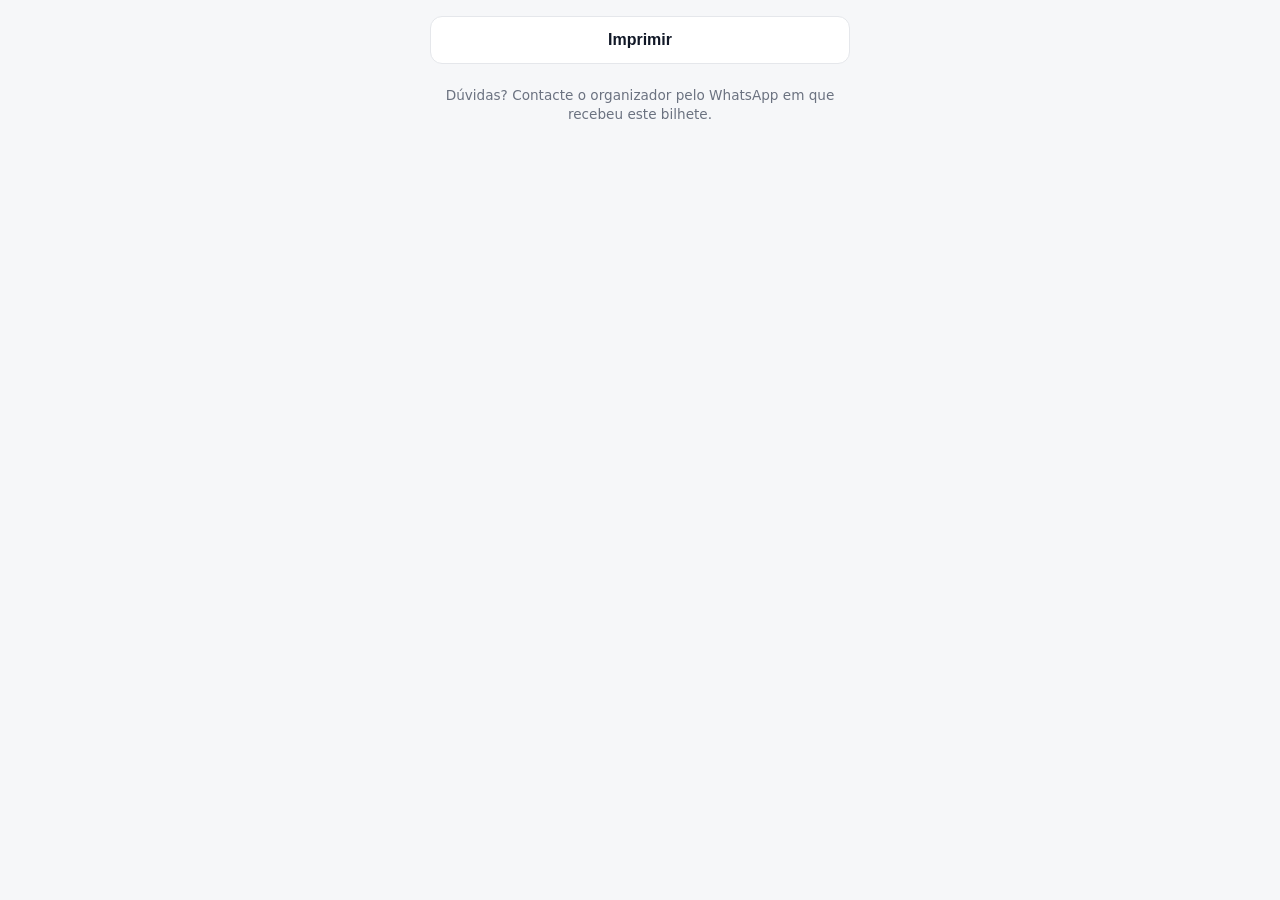
<file: b/index.html>
<!doctype html>
<html lang="pt">
<head>
<meta charset="utf-8"><meta name="viewport" content="width=device-width, initial-scale=1">
<title>O seu bilhete</title>
<link rel="stylesheet" href="../comum.css">
<style>
  .bilhete{background:#fff;border:2px solid var(--borda);border-radius:20px;overflow:hidden;max-width:420px;margin:16px auto}
  .bilhete.esp{border-color:var(--dourado);box-shadow:0 0 0 4px #f3e9c9 inset}
  .cab{padding:18px 20px 12px;border-left:10px solid var(--azul)}
  .qr{display:flex;flex-direction:column;align-items:center;padding:10px 20px 18px;border-top:2px dashed var(--borda)}
  .qr canvas,.qr img{width:240px;height:240px}
  .cod{font-size:1.5rem;font-weight:800;letter-spacing:.25em;margin-top:8px}
  .selo{display:inline-block;padding:4px 12px;border-radius:999px;font-weight:800}.valido{background:#dcfce7;color:#14532d}.usado{background:#fee2e2;color:#7f1d1d}.pend{background:#fef3c7;color:#78350f}
  @media print{body{background:#fff}.btn,.naoimprimir{display:none}}
</style>
</head>
<body>
<div class="contentor">
  <div id="erro" class="erro oculto"></div>
  <div id="bilhete" class="bilhete oculto">
    <div class="cab" id="cab">
      <div class="mudo pequeno" id="org"></div>
      <h1 id="evento"></h1>
      <div id="quando"></div>
      <div class="mudo" id="local"></div>
      <p><span class="etiqueta" id="tipo"></span> <span id="estado" class="selo"></span></p>
      <div><span class="mudo pequeno">Portador</span><br><b id="portador"></b></div>
    </div>
    <div class="qr">
      <div id="qr"></div>
      <div class="cod" id="codigo"></div>
      <div class="mudo pequeno centro">Apresente este QR à entrada. Bilhete pessoal, de entrada única.</div>
    </div>
  </div>
  <div class="naoimprimir centro col" id="accoes" style="max-width:420px;margin:0 auto">
    <a id="imgLink" class="btn sec oculto" download>Guardar imagem do bilhete</a>
    <button class="btn sec" onclick="print()">Imprimir</button>
    <p class="mudo pequeno">Dúvidas? Contacte o organizador pelo WhatsApp em que recebeu este bilhete.</p>
  </div>
</div>
<script src="../config.js"></script>
<script type="module">
import { createClient } from "https://esm.sh/@supabase/supabase-js@2";
import { C, $, esc, data, param, mostrarErro } from "../comum.js";
const sb = createClient(C.SUPABASE_URL, C.SUPABASE_ANON_KEY);
const t = (param("t") || "").toLowerCase();
if (!/^[0-9a-f]{32}$/.test(t)) mostrarErro($("#erro"), "Ligação inválida.");
else {
  const { data: b, error } = await sb.rpc("fn_bilhete_publico", { p_token: t });
  if (error || !b) mostrarErro($("#erro"), "Bilhete não encontrado.");
  else {
    $("#org").textContent = b.organizacao; $("#evento").textContent = b.evento; $("#quando").textContent = data(b.inicio_em); $("#local").textContent = b.local;
    $("#tipo").textContent = b.tipo; $("#portador").textContent = b.portador || "—"; $("#codigo").textContent = b.codigo;
    $("#cab").style.borderLeftColor = b.convite_tipo === "convite_especial" ? "#b8860b" : b.cor_hex;
    if (b.convite_tipo === "convite_especial") $("#bilhete").classList.add("esp");
    const e = $("#estado"); e.textContent = { valido: "Válido", utilizado: "Já utilizado", anulado: "Anulado", por_pagar: "Por pagar" }[b.estado] || b.estado;
    e.className = "selo " + ({ valido: "valido", utilizado: "usado", anulado: "usado", por_pagar: "pend" }[b.estado] || "");
    const QR = (await import("https://esm.sh/qrcode@1.5.4")).default;
    const canvas = document.createElement("canvas"); await QR.toCanvas(canvas, location.href.split("#")[0], { width: 240, margin: 1 }); $("#qr").appendChild(canvas);
    if (b.imagem_url) { $("#imgLink").href = b.imagem_url; $("#imgLink").classList.remove("oculto"); }
    $("#bilhete").classList.remove("oculto"); document.title = `Bilhete · ${b.evento}`;
  }
}
</script>
</body>
</html>
</file>
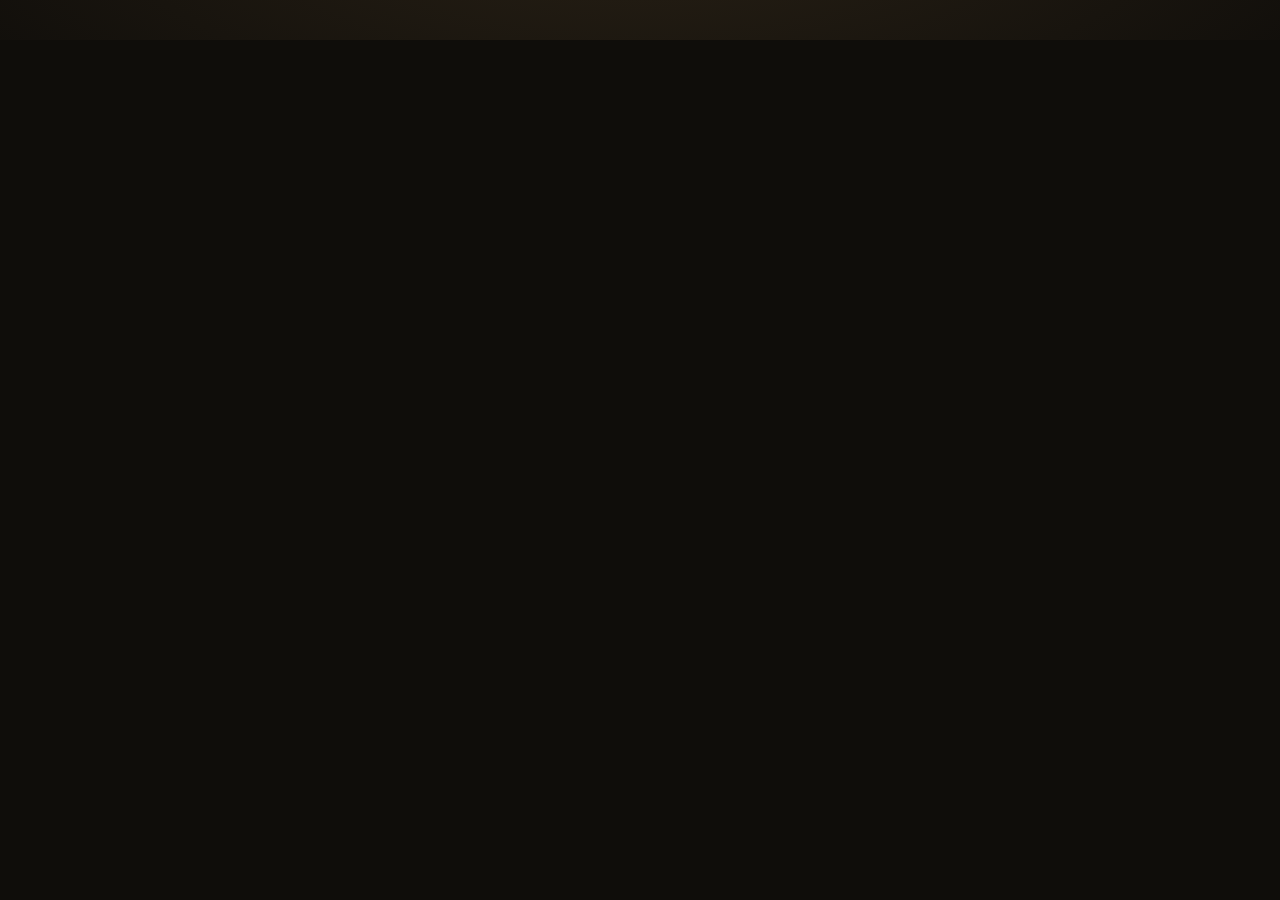
<file: comprar/index.html>
<!doctype html>
<html lang="pt">
<head>
<meta charset="utf-8"><meta name="viewport" content="width=device-width, initial-scale=1">
<title>Comprar bilhetes</title>
<meta name="theme-color" content="#0f0d0a">
<link rel="icon" href="../icone.svg">
<link rel="preconnect" href="https://fonts.googleapis.com"><link rel="preconnect" href="https://fonts.gstatic.com" crossorigin>
<link href="https://fonts.googleapis.com/css2?family=Playfair+Display:ital,wght@0,500;0,700;1,500&display=swap" rel="stylesheet">
<link rel="stylesheet" href="../comum.css">
<style>
  /* tema da página de compra: preto e dourado champanhe */
  :root{--azul:#7a5a1e;--azul-escuro:#3b2d12;--fundo:#0f0d0a;--borda:#e6dcc8;--texto:#1d1a15;--ouro:#d9b878;--ouro-claro:#f4e3bd;--creme:#fbf7ef;--serifa:"Playfair Display",Georgia,"Times New Roman",serif}
  body{background:#0f0d0a radial-gradient(1200px 500px at 50% -120px,#2a2216 0,#0f0d0a 70%) no-repeat}
  .contentor{max-width:640px;padding:0 16px 40px}
  .heroi{text-align:center;color:var(--ouro-claro);padding:34px 6px 22px}
  .heroi .casa{font-size:.72rem;letter-spacing:.28em;text-transform:uppercase;color:var(--ouro);margin:0 0 14px}
  .heroi h1{font-family:var(--serifa);font-weight:500;font-size:clamp(2.3rem,10vw,3.6rem);line-height:1.02;margin:0 0 16px;background:linear-gradient(180deg,#fff7e2 0,#e9cf97 55%,#b8924c 100%);-webkit-background-clip:text;background-clip:text;color:transparent}
  .heroi .dia{font-family:var(--serifa);font-style:italic;font-size:1.25rem;margin:0;color:#fff3d6}
  .heroi .onde{margin:8px 0 0;color:#cdbf9f;font-size:.95rem}
  .heroi .fio{width:64px;height:1px;background:var(--ouro);margin:18px auto 0;opacity:.7}
  .capa{width:100%;border-radius:14px;max-height:420px;object-fit:cover;margin-bottom:6px;border:1px solid #3a3122}
  .cartao{background:var(--creme);border:0;border-radius:16px;padding:20px 18px;margin:14px 0;box-shadow:0 1px 0 #ffffff14 inset}
  .cartao h2{font-family:var(--serifa);font-weight:700;font-size:1.3rem;margin:0 0 12px;color:#2a2114}
  .cartao h3{font-size:.78rem;letter-spacing:.16em;text-transform:uppercase;color:#8a6a2f;margin:18px 0 8px}
  .sobre p{margin:0 0 12px}.sobre p:last-child{margin:0}.sobre p.intro{font-size:1.05rem}
  .prog{list-style:none;margin:0 0 6px;padding:0}.prog li{display:grid;grid-template-columns:58px 1fr;gap:10px;padding:8px 0;border-bottom:1px solid var(--borda)}.prog li:last-child{border:0}
  .prog time{font-family:var(--serifa);font-weight:700;color:#8a6a2f;font-variant-numeric:tabular-nums}
  .inclui{list-style:none;margin:0 0 16px;padding:0;display:flex;flex-wrap:wrap;gap:8px}.inclui li{border:1px solid #d8c9a6;border-radius:999px;padding:6px 14px;font-size:.92rem;background:#fff}
  .lista{margin:0 0 16px;padding:0;list-style:none}.lista li{padding:7px 0 7px 18px;border-bottom:1px solid var(--borda);position:relative}.lista li:last-child{border:0}.lista li::before{content:"";position:absolute;left:2px;top:16px;width:6px;height:6px;border-radius:50%;background:#b8924c}
  .tipo.mesa{display:block}.tipo.mesa select{margin-top:10px;width:100%}
  .btn{background:#1d1a15;color:var(--ouro-claro);letter-spacing:.02em}.btn.sec{background:#fff;color:var(--texto);border:1px solid var(--borda)}
  .etiqueta{background:#f1e6cc;color:#5c4416}
  input,select,textarea{border-color:#d8ccb4}input:focus,select:focus{outline:2px solid #b8924c;outline-offset:1px}
  input[type=radio],input[type=checkbox]{accent-color:#8a6a2f}
  .opcoes{display:grid;gap:10px}
  .opcao{display:grid;grid-template-columns:22px 1fr;gap:12px;align-items:start;border:2px solid var(--borda);border-radius:14px;padding:14px;cursor:pointer;margin:0;background:#fff;font-weight:400;color:var(--texto);font-size:1rem}
  .opcao input{width:20px;height:20px;min-height:0;margin-top:3px}.opcao b{display:block;font-size:1.05rem}.opcao span{color:#5f574a;font-size:.92rem}
  .opcao:has(input:checked){border-color:#b8924c;background:#fdf6e6}
  .total{display:flex;justify-content:space-between;align-items:baseline;border-top:2px solid #2a2114;margin-top:14px;padding-top:12px}.total b:last-child{font-family:var(--serifa);font-size:1.5rem}
  .rodape{color:#8f866f;text-align:center;font-size:.85rem;margin-top:22px}.rodape a{color:var(--ouro)}
  .tipo{display:flex;justify-content:space-between;align-items:center;gap:10px;padding:12px 0;border-bottom:1px solid var(--borda)}
  .tipo:last-child{border:0}.qtd{display:flex;align-items:center;gap:6px}.qtd button{width:40px;height:40px;border-radius:10px;border:1px solid var(--borda);background:#fff;font-size:1.2rem}.qtd span{min-width:24px;text-align:center;font-weight:700}
  .sobe{font-size:.82rem;color:#9a5b0c}
  .termos{max-height:200px;overflow:auto;background:#fafafa;border:1px solid var(--borda);border-radius:10px;padding:4px 14px;font-size:.9rem}
  .pag{display:grid;grid-template-columns:1fr 1fr;gap:10px}.pag label{border:2px solid var(--borda);border-radius:12px;padding:12px;cursor:pointer;display:flex;gap:8px;align-items:center;margin:0}.pag input{width:auto;min-height:0}.pag label:has(input:checked){border-color:#b8924c;background:#fdf6e6}
  .faq details{border-bottom:1px solid var(--borda);padding:8px 0}
  .idade{display:flex;justify-content:space-between;align-items:center;gap:10px;padding:8px 0 8px 12px;border-left:3px solid var(--borda)}
  .idade label{margin:0;font-weight:500}.idade select{width:auto;min-width:160px}
  .linhas{margin-top:10px;background:#fafafa;border:1px solid var(--borda);border-radius:12px;padding:4px 14px}.linhas:empty{display:none}
  .dl{display:flex;justify-content:space-between;align-items:center;gap:8px;padding:7px 0;border-bottom:1px solid var(--borda)}.dl b{flex:1;text-align:right;word-break:break-all}
  .mini{padding:4px 10px;min-height:0;font-size:.85rem;width:auto}.dados{background:#fafafa;border:1px solid var(--borda);border-radius:12px;padding:4px 14px;margin:10px 0}
  .ln{display:flex;justify-content:space-between;align-items:flex-start;gap:10px;padding:8px 0;border-bottom:1px solid var(--borda)}.ln:last-of-type{border:0}
</style>
</head>
<body>
<div class="contentor">
  <div id="erro" class="erro oculto"></div>
  <div id="ev" class="oculto">
    <header class="heroi">
      <p class="casa" id="org"></p>
      <h1 id="nome"></h1>
      <p class="dia" id="quando"></p>
      <p class="onde"><span id="horas"></span><br><span id="local"></span></p>
      <div class="fio"></div>
    </header>
    <img id="capa" class="capa oculto" alt="">
    <div class="cartao sobre oculto" id="descricao"></div>

    <div class="cartao" id="passo1">
      <h2>1. Bilhetes</h2>
      <div id="tipos"></div>
      <p class="linha"><input id="promo" placeholder="Código promocional (opcional)" style="flex:1"></p>
      <p class="total"><b>Total</b><b id="total">0 MT</b></p>
    </div>

    <div class="cartao" id="passo2">
      <h2>2. Os seus dados</h2>
      <label>Nome completo</label><input id="cNome" autocomplete="name">
      <label>Telemóvel (WhatsApp)</label><input id="cTel" inputmode="tel" placeholder="84 123 4567" autocomplete="tel">
      <label>Email (opcional)</label><input id="cEmail" type="email" autocomplete="email">
      <p class="mudo pequeno">O bilhete é enviado por WhatsApp para este número.</p>
    </div>

    <div class="cartao" id="passo3">
      <h2>3. Reservar ou pagar já</h2>
      <div class="opcoes" id="meios"></div>
      <div id="pagExtra"></div>
      <p class="mudo pequeno" id="pagNota"></p>
    </div>

    <div class="cartao" id="passo4">
      <h2>4. Termos</h2>
      <details><summary id="termosTitulo"></summary><div class="termos" id="termosTexto"></div></details>
      <details><summary id="privTitulo"></summary><div class="termos" id="privTexto"></div></details>
      <div class="cx" style="margin-top:12px"><input type="checkbox" id="cTermos"><label for="cTermos" style="margin:0;font-weight:500">Li e aceito os Termos e Condições e a Política de Privacidade <b>(obrigatório)</b></label></div>
      <div class="cx"><input type="checkbox" id="cWa"><label for="cWa" style="margin:0;font-weight:500">Quero receber novidades sobre eventos por WhatsApp (opcional)</label></div>
      <div class="cx"><input type="checkbox" id="cSms"><label for="cSms" style="margin:0;font-weight:500">Quero receber por SMS (opcional)</label></div>
      <p><button class="btn grande" id="btnComprar">Reservar</button></p>
      <p id="erroForm" class="erro oculto"></p>
    </div>

    <div class="cartao oculto" id="pagamento"></div>

    <div class="cartao faq oculto" id="faq"><h2>Perguntas frequentes</h2><div id="faqLista"></div></div>
    <p class="rodape" id="rodape"></p>
  </div>
</div>
<script src="../config.js"></script>
<script type="module">
import { createClient } from "https://esm.sh/@supabase/supabase-js@2";
import { C, $, $$, esc, data, hora, mt, md, param, mostrarErro, telemovelValido } from "../comum.js";
const sb = createClient(C.SUPABASE_URL, C.SUPABASE_ANON_KEY);
const slug = param("e") || "";
let ev, qtds = {}, cotT = null, cotN = 0;
// modo "como nos hotéis": quando os tipos têm idades, pede adultos, crianças e a idade de cada criança
const MAX_ONLINE = 10;
let modoIdades = false, adultos = 1, idades = [], semTipo = [];
const temIdade = (p) => p.idade_min != null || p.idade_max != null;
const tipoIdade = (a) => ev.precos.find((p) => p.venda_aberta && temIdade(p) && (p.idade_min ?? 0) <= a && a <= (p.idade_max ?? 999));
const idadeAdulto = () => { const ab = ev.precos.filter((p) => p.venda_aberta && temIdade(p) && p.idade_max == null); return ab.length ? Math.min(...ab.map((p) => p.idade_min ?? 0)) : 18; };
const faixa = (p) => p.idade_max == null ? `${p.idade_min ?? 0} anos ou mais` : (p.idade_min ?? 0) === 0 ? `até ${p.idade_max} anos` : `${p.idade_min} a ${p.idade_max} anos`;
const precoOuGratis = (v) => Number(v) === 0 ? "grátis" : mt(v);
const nomeIdade = (a) => a === 0 ? "menos de 1 ano" : a === 1 ? "1 ano" : `${a} anos`;
const listaE = (xs) => xs.length > 1 ? xs.slice(0, -1).join(", ") + " e " + xs[xs.length - 1] : xs.join("");
const precoEscalao = (base, esc, n) => { let pr = Number(base); for (const e of (esc || []).slice().sort((a, b) => a.min - b.min)) if (n >= e.min) pr = Number(e.preco); return pr; };
const pessoas = () => Object.values(qtds).reduce((s, q) => s + (q || 0), 0) + semTipo.length + idades.filter((a) => a == null).length;
const textoEscaloes = (escaloes, base) => { const e = (escaloes || []).slice().sort((a, b) => a.min - b.min); if (!e.length) return "";
  return "Em grupo: " + [`até ${e[0].min - 1}, ${mt(base)}`, ...e.map((x, i) => `${x.min}${e[i + 1] ? " a " + (e[i + 1].min - 1) : " ou mais"}, ${mt(x.preco)}`)].join("; ") + " por pessoa"; };
// Descrição do evento em blocos: parágrafos separados por uma linha em branco; um bloco que começa por "Título:" e segue com
// linhas "19:30 texto" vira programa; com linhas "- texto" vira lista
function htmlDescricao(t) {
  return String(t).replace(/\r/g, "").split(/\n\s*\n/).map((b, i) => { const ls = b.split("\n").map((x) => x.trim()).filter(Boolean); if (!ls.length) return "";
    const tit = ls.length > 1 && /:$/.test(ls[0]) ? ls[0].slice(0, -1) : null, resto = tit ? ls.slice(1) : ls;
    if (tit && resto.every((x) => /^\d{1,2}[:h]\d{2}\s+\S/.test(x))) return `<h3>${esc(tit)}</h3><ul class="prog">${resto.map((x) => { const m = x.match(/^(\d{1,2}[:h]\d{2})\s+(.*)$/); return `<li><time>${esc(m[1])}</time><span>${esc(m[2])}</span></li>`; }).join("")}</ul>`;
    if (tit && resto.every((x) => /^[-•]\s+/.test(x))) return `<h3>${esc(tit)}</h3><ul class="${resto.some((x) => x.length > 30) ? "lista" : "inclui"}">${resto.map((x) => `<li>${esc(x.replace(/^[-•]\s+/, ""))}</li>`).join("")}</ul>`;
    return `<p${i === 0 ? ' class="intro"' : ""}>${ls.map(esc).join("<br>")}</p>`; }).join("");
}
async function carregar() {
  const { data: e, error } = await sb.rpc("fn_evento_publico", { p_slug: slug });
  if (error || !e) { mostrarErro($("#erro"), "Evento não encontrado ou sem venda aberta."); return; }
  ev = e; document.title = `${e.nome} | Bilhetes`;
  const dia = data(e.portas_em || e.inicio_em, { dateStyle: "full", timeStyle: undefined });
  $("#nome").textContent = e.nome; $("#quando").textContent = dia.charAt(0).toUpperCase() + dia.slice(1); $("#local").textContent = e.local;
  $("#horas").textContent = (e.portas_em && e.portas_em !== e.inicio_em ? `Portas às ${hora(e.portas_em)}, início às ${hora(e.inicio_em)}` : `${e.portas_em ? "Portas às" : "Às"} ${hora(e.inicio_em)}`) + (e.idade_minima > 0 ? `. Maiores de ${e.idade_minima} anos` : "");
  $("#org").textContent = e.organizacao?.nome || "";
  $("#rodape").innerHTML = `${esc(e.organizacao?.nome || "")}${e.organizacao?.telefone ? ` · Informações: <a href="tel:+258${esc(String(e.organizacao.telefone).replace(/\D/g, "").slice(-9))}">${esc(e.organizacao.telefone)}</a>` : ""}`;
  if (e.descricao) { $("#descricao").innerHTML = htmlDescricao(e.descricao); $("#descricao").classList.remove("oculto"); }
  if (e.imagem_url) { $("#capa").src = e.imagem_url; $("#capa").classList.remove("oculto"); }
  $("#termosTitulo").textContent = e.termos?.titulo || "Termos e Condições"; $("#termosTexto").innerHTML = md(e.termos?.texto_md);
  $("#privTitulo").textContent = e.privacidade?.titulo || "Política de Privacidade"; $("#privTexto").innerHTML = md(e.privacidade?.texto_md);
  if (e.faq?.length) { $("#faq").classList.remove("oculto"); $("#faqLista").innerHTML = e.faq.map((f) => `<details><summary>${esc(f.pergunta)}</summary><p>${esc(f.resposta)}</p></details>`).join(""); }
  desenharTipos(); desenharMeios(); $("#ev").classList.remove("oculto");
  if (e.estado === "esgotado" || e.disponivel <= 0) { $("#tipos").innerHTML = "<p class='aviso'>Esgotado.</p>"; $("#btnComprar").disabled = true; }
}
// ---------- pagamento com comprovativo (transferência bancária; M-Pesa sem ligação à operadora)
function desenharMeios() {
  const pm = ev.pagamento; if (!pm) { $("#meios").innerHTML = `<label class="opcao"><input type="radio" name="meio" value="mpesa" checked><div><b>M-Pesa</b></div></label>`; return; } // base de dados antiga
  const ms = pm.metodos || [];
  if (!ms.length) {
    $("#meios").innerHTML = ""; $("#pagNota").className = "aviso";
    $("#pagNota").textContent = `De momento não é possível reservar online${pm.transferencia_fechada ? ` (a venda online terminou ${pm.fecho_online_em ? "a " + data(pm.fecho_online_em) : pm.fecho_transferencia_horas + " horas antes do evento"})` : ""}. Contacte-nos${ev.organizacao?.telefone ? " pelo " + ev.organizacao.telefone : ""} ou passe pelo nosso balcão.`;
    $("#btnComprar").disabled = true; return;
  }
  const prazo = pm.prazo_confirmacao || "48 horas";
  const txt = (m) => m.modo === "imediato" ? ["Pagar já com M-Pesa", "Recebe o pedido no telemóvel, confirma com o PIN e o bilhete chega logo a seguir."]
    : m.modo === "reserva" ? ["Reservar e pagar mais tarde", "Guardamos os seus lugares. Paga por transferência ou no nosso balcão, dentro do prazo indicado."]
    : m.meio === "transferencia" ? ["Pagar já por transferência", "Faz a transferência agora e anexa o comprovativo."]
    : [`Pagar já por ${m.nome}`, "Faz o pagamento agora e anexa o comprovativo."];
  $("#meios").innerHTML = ms.map((m, i) => { const [a, b] = txt(m); return `<label class="opcao"><input type="radio" name="meio" value="${esc(m.id || m.meio)}" ${i === 0 ? "checked" : ""}><div><b>${esc(a)}</b><span>${esc(b)}</span></div></label>`; }).join("");
  $$("#meios input").forEach((x) => x.onchange = actualizarPag); actualizarPag();
}
// lote que termina primeiro entre os bilhetes escolhidos (ou entre todos, se ainda não escolheu)
function fimDoLote() {
  const ab = ev.precos.filter((p) => p.venda_aberta && p.lote_termina_em && Number(p.preco) > 0); const esc2 = ab.filter((p) => (qtds[p.tipo_bilhete_id] || 0) > 0);
  const c = (esc2.length ? esc2 : ab).slice().sort((a, b) => new Date(a.lote_termina_em) - new Date(b.lote_termina_em))[0]; return c || null;
}
function actualizarPag() {
  const pm = ev.pagamento, m = metodoEscolhido(), x = $("#pagExtra"), nota = $("#pagNota"); if (!pm || !m || !x) return;
  const prazo = pm.prazo_confirmacao || "48 horas"; const tot = totalActual;
  if (m.modo === "reserva") {
    const l = fimDoLote(); const fecho = pm.fecho_online_em ? new Date(pm.fecho_online_em) : new Date(new Date(ev.inicio_em) - (pm.fecho_transferencia_horas ?? 72) * 3600e3);
    const ate = l && new Date(l.lote_termina_em) < fecho ? l.lote_termina_em : null;
    x.innerHTML = ate
      ? `<p class="aviso"><b>O preço de hoje só vale para pagamentos feitos até ${esc(data(ate))}.</b> Guardamos a sua reserva até essa data. Se o pagamento não chegar até lá, a reserva é cancelada${l.proximo_preco ? ` e o preço passa para ${mt(l.proximo_preco)}${modoIdades ? " por adulto" : ""}` : " e passa a valer o preço seguinte"}.</p>`
      : `<p class="aviso">Guardamos a sua reserva durante ${pm.prazo_reserva_dias ?? 7} dias${new Date(Date.now() + (pm.prazo_reserva_dias ?? 7) * 864e5) > fecho ? `, no máximo até ${esc(data(fecho.toISOString()))}` : ""}. Se o pagamento não chegar até lá, a reserva é cancelada.</p>`;
    nota.textContent = "Depois de reservar, mostramos os dados para pagar e a ligação para enviar o comprovativo quando fizer a transferência. Também pode pagar no balcão do restaurante.";
    $("#btnComprar").textContent = "Reservar";
  } else if (m.modo === "imediato") {
    x.innerHTML = ""; nota.textContent = "Ao carregar em Pagar, recebe no telemóvel indicado acima (Vodacom 84 ou 85) um pedido do M-Pesa. Escreva o PIN só no menu do M-Pesa.";
    $("#btnComprar").textContent = "Pagar";
  } else {
    const f = $("#fPago")?.files?.[0]; // mantém o ficheiro já escolhido
    if (!$("#fPago")) x.innerHTML = `<div id="pagDados"></div><label for="fPago">Comprovativo do pagamento (fotografia ou PDF, até 5 MB)</label><input type="file" id="fPago" accept="image/*,application/pdf">`;
    $("#pagDados").innerHTML = m.banco || m.numero ? htmlDados(m, null, tot) : ""; ligarCopiar($("#pagDados"));
    nota.textContent = `O bilhete é enviado por WhatsApp depois de confirmarmos a entrada do valor na nossa conta. Este processo pode demorar até ${prazo}.`;
    $("#btnComprar").textContent = m.banco || m.numero ? "Enviar reserva e comprovativo" : "Reservar";
    if (!(m.banco || m.numero)) { x.innerHTML = ""; nota.textContent = `Depois de reservar, mostramos os dados para pagar e pode enviar o comprovativo nesta página. O bilhete é enviado por WhatsApp depois de confirmarmos a entrada do valor (até ${prazo}).`; }
  }
  if (m.modo !== "comprovativo" && $("#fPago")) x.querySelector("#fPago")?.remove();
}
let totalActual = 0;
const metodoEscolhido = () => { const v = $("input[name=meio]:checked")?.value; return (ev.pagamento?.metodos || []).find((m) => (m.id || m.meio) === v) || (v ? { id: v, meio: v, modo: null } : null); };
const comprovativos = () => (ev.pagamento?.metodos || []).filter((m) => m.modo === "comprovativo");
// Pagar já com M-Pesa: pede o pagamento à função "pagamentos"; se falhar, oferece pagar com comprovativo na mesma reserva
async function pagarJa(r) {
  const pag = $("#pagamento"); pag.classList.remove("oculto");
  pag.innerHTML = `<h2>Pagamento M-Pesa</h2><p>Reserva feita. Total: <b>${mt(r.total)}</b>${Number(r.desconto) > 0 ? ` (desconto ${mt(r.desconto)})` : ""}.</p>
    <p id="pagEstado" class="aviso">Enviámos um pedido de pagamento para o seu telemóvel. Abra a mensagem do M-Pesa e escreva o PIN para confirmar. Não feche esta página.</p><div id="pagAlt"></div>`;
  const resp = await fetch(`${C.SUPABASE_URL}/functions/v1/pagamentos`, { method: "POST", headers: { "Content-Type": "application/json", apikey: C.SUPABASE_ANON_KEY, Authorization: `Bearer ${C.SUPABASE_ANON_KEY}` },
    body: JSON.stringify({ accao: "iniciar", token_publico: r.token_publico, meio: "mpesa" }) }).then((x) => x.json()).catch((e) => ({ erro: String(e) }));
  const est = $("#pagEstado");
  if (resp.resultado === "pago" || resp.resultado === "ja_paga") { est.className = "ok"; est.innerHTML = `Pagamento confirmado! Os seus bilhetes seguem por WhatsApp e já estão disponíveis aqui: <a href="../t/?o=${r.token_publico}">ver os meus bilhetes</a>.`; return; }
  est.className = "erro"; est.textContent = `O pagamento M-Pesa não foi concluído${resp.erro ? ": " + resp.erro : ""}. A sua reserva continua guardada por alguns minutos.`;
  const alt = comprovativos();
  $("#pagAlt").innerHTML = `<p><button class="btn grande" id="btnRetry">Tentar de novo com M-Pesa</button></p>${alt.length ? `<p class="mudo pequeno">Ou pague de outra forma e envie o comprovativo:</p>${alt.map((m) => `<p><button class="btn sec grande" data-alt="${esc(m.id)}">${esc(m.meio === "mpesa" ? "M-Pesa: pagar e enviar comprovativo" : m.nome)}</button></p>`).join("")}` : ""}`;
  $("#btnRetry").onclick = () => pagarJa(r);
  $$("#pagAlt [data-alt]").forEach((b) => b.onclick = async () => { b.disabled = true;
    const { data: r2, error: e2 } = await sb.rpc("fn_pagar_com_comprovativo", { p_token: r.token_publico, p_metodo: b.dataset.alt });
    if (e2) { b.disabled = false; return mostrarErro(est, e2); } mostrarPagamentoManual(r2); scrollTo(0, 0); });
}
function htmlDados(p, ref, total) {
  const linha = (rot, val, copiar) => val ? `<div class="dl"><span class="mudo">${rot}</span><b>${esc(val)}</b>${copiar ? `<button class="btn sec mini" data-copiar="${esc(val)}">Copiar</button>` : ""}</div>` : "";
  return `<div class="dados">` + (p.meio === "transferencia"
    ? `<p><b>Transferência bancária</b></p>${linha("Banco", p.banco)}${linha("Em nome de", p.titular)}${linha("Conta", p.conta, true)}${linha("NIB", p.nib, true)}${total ? linha("Valor", mt(total)) : ""}${linha("Descritivo", ref, true)}`
    : `<p><b>${esc(p.nome)}</b></p>${linha("Número", p.numero, true)}${linha("Em nome de", p.titular)}${total ? linha("Valor", mt(total)) : ""}${linha("Referência", ref, true)}`) + `</div>`;
}
const ligarCopiar = (raiz) => raiz.querySelectorAll("[data-copiar]").forEach((b) => b.onclick = () => { navigator.clipboard?.writeText(b.dataset.copiar); b.textContent = "Copiado"; setTimeout(() => b.textContent = "Copiar", 1500); });
async function reduzir(f) { // fotografias grandes: reduz antes de enviar (poupa dados móveis)
  if (!/^image\/(jpeg|png|webp)$/.test(f.type) || f.size < 1.5e6 || !window.createImageBitmap) return f;
  try { const img = await createImageBitmap(f); const k = Math.min(1, 2000 / Math.max(img.width, img.height));
    const c = document.createElement("canvas"); c.width = Math.round(img.width * k); c.height = Math.round(img.height * k); c.getContext("2d").drawImage(img, 0, 0, c.width, c.height);
    const b = await new Promise((ok) => c.toBlob(ok, "image/jpeg", 0.85)); return b && b.size < f.size ? new File([b], f.name.replace(/\.\w+$/, "") + ".jpg", { type: "image/jpeg" }) : f; } catch { return f; } }
const tipoFicheiro = (f) => f.type || (/\.pdf$/i.test(f.name) ? "application/pdf" : /\.png$/i.test(f.name) ? "image/png" : "image/jpeg");
function erroFicheiro(f) { // devolve o motivo, ou null se o ficheiro serve (as fotografias grandes são reduzidas antes do envio)
  if (!f) return "Escolha o ficheiro do comprovativo.";
  if (!["image/jpeg", "image/png", "image/webp", "image/heic", "image/heif", "application/pdf"].includes(tipoFicheiro(f))) return "Envie uma fotografia (JPG ou PNG) ou um PDF.";
  if (f.size > 5 * 1024 * 1024 && !/^image\/(jpeg|png|webp)$/.test(tipoFicheiro(f))) return "O ficheiro tem mais de 5 MB. Envie uma fotografia ou um PDF mais pequeno.";
  return null; }
async function enviarComprovativo(token, f) {
  if (erroFicheiro(f)) throw new Error(erroFicheiro(f));
  f = await reduzir(f);
  const tipo = tipoFicheiro(f);
  if (f.size > 5 * 1024 * 1024) throw new Error("O ficheiro tem mais de 5 MB. Envie uma fotografia ou um PDF mais pequeno.");
  const ext = { "application/pdf": "pdf", "image/png": "png", "image/webp": "webp", "image/heic": "heic", "image/heif": "heif" }[tipo] || "jpg";
  const caminho = `${token}/${Date.now()}-${Math.random().toString(36).slice(2, 8)}.${ext}`;
  const { error: e1 } = await sb.storage.from("comprovativos").upload(caminho, f, { contentType: tipo, upsert: false });
  if (e1) throw new Error(/row-level|security|403|unauthor/i.test(e1.message || "") ? "Esta reserva já não aceita comprovativos (expirou, foi paga ou já tem 5 ficheiros)." : "Não foi possível enviar o ficheiro. Verifique a ligação à internet e tente de novo.");
  const { error: e2 } = await sb.rpc("fn_registar_comprovativo", { p_token: token, p_caminho: caminho, p_nome: (f.name || "comprovativo").slice(0, 120), p_tipo: tipo, p_tamanho: f.size });
  if (e2) throw e2;
}
function mostrarPagamentoManual(r) {
  const pag = $("#pagamento"); pag.classList.remove("oculto");
  const prazo = r.prazo_confirmacao || ev.pagamento?.prazo_confirmacao || "48 horas";
  pag.innerHTML = `<h2>Reserva feita: falta pagar</h2><p>Total: <b>${mt(r.total)}</b>${Number(r.desconto) > 0 ? ` (desconto ${mt(r.desconto)})` : ""}. Pague e envie o comprovativo até <b>${data(r.expira_em)}</b>; depois disso a reserva é cancelada.</p>
    ${r.pagamento ? htmlDados(r.pagamento, r.referencia, r.total) : ""}
    <p class="mudo pequeno">Escreva a referência <b>${esc(r.referencia)}</b> no descritivo, para encontrarmos o seu pagamento mais depressa.</p>
    <h3>Enviar o comprovativo</h3><p class="mudo pequeno">Fotografia ou PDF do comprovativo, até 5 MB.</p>
    <input type="file" id="fComp" accept="image/*,application/pdf"><p><button class="btn grande" id="btnComp">Enviar comprovativo</button></p><p id="compMsg" class="oculto"></p>
    <p class="aviso">O bilhete será enviado por WhatsApp depois de confirmarmos a entrada do valor na nossa conta. Este processo pode demorar até ${esc(prazo)}.</p>
    <p class="pequeno">Pode enviar o comprovativo mais tarde ou acompanhar a reserva nesta ligação (guarde-a): <a href="../t/?o=${r.token_publico}">a minha reserva</a></p>`;
  ligarCopiar(pag);
  $("#btnComp").onclick = async () => { const msg = $("#compMsg"); msg.className = "oculto"; $("#btnComp").disabled = true; $("#btnComp").textContent = "A enviar…";
    try { await enviarComprovativo(r.token_publico, $("#fComp").files[0]); msg.className = "ok"; msg.textContent = `Recebemos o seu comprovativo. Vamos confirmar a entrada do valor e enviamos o bilhete por WhatsApp (até ${prazo}).`; $("#fComp").value = ""; $("#btnComp").textContent = "Enviar outro ficheiro"; }
    catch (e) { mostrarErro(msg, e); $("#btnComp").textContent = "Enviar comprovativo"; }
    $("#btnComp").disabled = false; };
}
// Reserva para pagar mais tarde
function mostrarReserva(r) {
  const pag = $("#pagamento"); pag.classList.remove("oculto"); const lig = new URL(`../t/?o=${r.token_publico}`, location.href).href;
  pag.innerHTML = `<h2>Reserva feita</h2><p>Total: <b>${mt(r.total)}</b>${Number(r.desconto) > 0 ? ` (desconto ${mt(r.desconto)})` : ""}. Os seus lugares ficam guardados até <b>${esc(data(r.expira_em))}</b>.</p>
    <p class="aviso">${r.prazo_lote ? "<b>Este preço só vale para pagamentos feitos até essa data.</b> " : ""}Se o pagamento não chegar até lá, a reserva é cancelada${r.prazo_lote ? " e passa a valer o preço do período seguinte" : ""}.</p>
    <h3>Como pagar</h3>
    ${r.pagamento ? htmlDados(r.pagamento, r.referencia, r.total) : ""}
    <p>Quando fizer a transferência, envie o comprovativo nesta ligação. Guarde-a:</p>
    <p><a class="btn grande" href="${lig}">Pagar e enviar o comprovativo</a></p>
    <p><button class="btn sec" id="btnLig" data-copiar="${esc(lig)}">Copiar a ligação</button></p>
    <p class="mudo pequeno">Também pode pagar no balcão do ${esc(ev.organizacao?.nome || "restaurante")}, indicando o seu nome e telemóvel. O bilhete é enviado por WhatsApp depois de confirmado o pagamento.</p>`;
  ligarCopiar(pag); $("#btnLig").onclick = () => { navigator.clipboard?.writeText(lig); $("#btnLig").textContent = "Ligação copiada"; };
}
// Pagou já e o comprovativo seguiu com a reserva
function mostrarPagoEnviado(r) {
  const pag = $("#pagamento"); pag.classList.remove("oculto"); const prazo = r.prazo_confirmacao || ev.pagamento?.prazo_confirmacao || "48 horas";
  pag.innerHTML = `<h2>Recebemos a sua reserva e o comprovativo</h2><p>Total: <b>${mt(r.total)}</b>. Referência da reserva: <b>${esc(r.referencia)}</b>.</p>
    <p class="ok">Vamos confirmar a entrada do valor na nossa conta e enviamos o bilhete por WhatsApp. Este processo pode demorar até ${esc(prazo)}.</p>
    <p class="pequeno">Pode acompanhar a reserva nesta ligação (guarde-a): <a href="../t/?o=${r.token_publico}">a minha reserva</a></p>`;
}
const sobeTxt = (p) => p.proximo_preco && p.lote_termina_em ? `<div class="sobe">Sobe para ${mt(p.proximo_preco)} ${p.lote_termina_apos_qtd ? `ao esgotar ${p.lote_termina_apos_qtd - p.vendidos} bilhetes ou ` : ""}a ${data(p.lote_termina_em)}</div>` : "";
function desenharTipos() {
  const ab = ev.precos.filter((p) => p.venda_aberta);
  const maxAd = idadeAdulto();
  modoIdades = ab.some((p) => temIdade(p) && p.idade_max != null && p.idade_max < maxAd) && !!tipoIdade(maxAd);
  $("#passo1 h2").textContent = modoIdades ? "1. Quantas pessoas?" : "1. Bilhetes";
  const outros = modoIdades ? ab.filter((p) => !temIdade(p)) : ab;
  $("#tipos").innerHTML = (modoIdades ? htmlIdades() : "") + (modoIdades && outros.length ? "<h3>Outros bilhetes</h3>" : "") + outros.map((p) => {
    const sobe = sobeTxt(p);
    const esg = p.disponivel <= 0;
    // tipos vendidos em conjuntos (mesas de 4, 6, 8 ou 10): escolhe-se a mesa; cada pessoa da mesa recebe o seu bilhete
    if (p.multiplos?.length) { const ms = p.multiplos.filter((n) => n <= p.disponivel && n <= MAX_ONLINE);
      return `<div class="tipo mesa"><b>${esc(p.nome)}</b><div class="mudo pequeno">O preço é por mesa. Cada pessoa da mesa recebe o seu bilhete.</div>${sobe}${esg || !ms.length ? "<div class='sobe'>Esgotado</div>" : `<select data-mesa="${p.tipo_bilhete_id}" aria-label="${esc(p.nome)}"><option value="0">Sem mesa</option>${ms.map((n) => `<option value="${n}" ${qtds[p.tipo_bilhete_id] === n ? "selected" : ""}>Mesa de ${n} pessoas: ${mt(n * Number(p.preco))}</option>`).join("")}</select>`}</div>`; }
    return `<div class="tipo"><div><b>${esc(p.nome)}</b> <span class="etiqueta">${mt(p.preco)}</span>${p.lote ? ` <span class="mudo pequeno">${esc(p.lote)}</span>` : ""}${p.escaloes?.length ? `<div class="sobe">${textoEscaloes(p.escaloes, p.preco)}</div>` : ""}${sobe}${esg ? "<div class='sobe'>Esgotado</div>" : ""}</div>
      <div class="qtd"><button data-t="${p.tipo_bilhete_id}" data-d="-1" ${esg ? "disabled" : ""}>−</button><span id="q-${p.tipo_bilhete_id}">${qtds[p.tipo_bilhete_id] || 0}</span><button data-t="${p.tipo_bilhete_id}" data-d="1" ${esg ? "disabled" : ""}>+</button></div></div>`;
  }).join("");
  $$("#tipos button[data-t]").forEach((b) => b.onclick = () => { const t = b.dataset.t; const p = ev.precos.find((x) => x.tipo_bilhete_id === t); const d = Number(b.dataset.d);
    if (d > 0 && pessoas() >= MAX_ONLINE) return; qtds[t] = Math.max(0, Math.min(p.disponivel, MAX_ONLINE, (qtds[t] || 0) + d)); $("#q-" + t).textContent = qtds[t]; total(); });
  $$("#tipos select[data-mesa]").forEach((x) => x.onchange = () => { qtds[x.dataset.mesa] = Number(x.value) || 0; total(); });
  if (modoIdades) ligarIdades(); else total();
}
function htmlIdades() {
  const ad = tipoIdade(idadeAdulto()), maxAd = idadeAdulto();
  const filhos = ev.precos.filter((p) => p.venda_aberta && temIdade(p) && p.idade_max != null && p.idade_max < maxAd).sort((a, b) => (a.idade_min ?? 0) - (b.idade_min ?? 0));
  const e = (ad.escaloes || []).slice().sort((a, b) => a.min - b.min);
  const grupo = e.length ? `<div class="sobe">Preço por adulto conforme o número de adultos: ${[`até ${e[0].min - 1}, ${mt(ad.preco)}`, ...e.map((x, i) => `${x.min}${e[i + 1] ? " a " + (e[i + 1].min - 1) : " ou mais"}, ${mt(x.preco)}`)].join("; ")}</div>` : "";
  return `<div class="tipo"><div><b>Adultos</b> <span class="mudo pequeno">${maxAd} anos ou mais</span><div class="pequeno">${mt(ad.preco)} por pessoa${ad.lote ? ` <span class="mudo">(${esc(ad.lote)})</span>` : ""}</div>${grupo}${sobeTxt(ad)}${ad.disponivel <= 0 ? "<div class='sobe'>Esgotado</div>" : ""}</div>
      <div class="qtd"><button id="adMenos" aria-label="Menos um adulto">−</button><span id="nAd">${adultos}</span><button id="adMais" aria-label="Mais um adulto">+</button></div></div>
    <div class="tipo"><div><b>Crianças</b> <span class="mudo pequeno">até ${maxAd - 1} anos</span><div class="pequeno">${filhos.map((p) => `${faixa(p)}: ${precoOuGratis(p.preco)}`).join("; ")}</div>${filhos.map((p) => p.proximo_preco && p.lote_termina_em ? `<div class="sobe">${faixa(p)}: sobe para ${mt(p.proximo_preco)} a ${data(p.lote_termina_em)}</div>` : "").join("")}</div>
      <div class="qtd"><button id="crMenos" aria-label="Menos uma criança">−</button><span id="nCr">${idades.length}</span><button id="crMais" aria-label="Mais uma criança">+</button></div></div>
    <div id="idades"></div><p id="maxNota" class="mudo pequeno oculto">Na compra online o máximo é de ${MAX_ONLINE} pessoas por compra (crianças incluídas). Para grupos maiores, contacte-nos.</p><div id="linhas" class="linhas"></div>`;
}
function ligarIdades() {
  const ad = tipoIdade(idadeAdulto());
  adultos = Math.max(0, Math.min(adultos, ad.disponivel));
  $("#adMenos").onclick = () => { adultos = Math.max(0, adultos - 1); aplicarIdades(); };
  $("#adMais").onclick = () => { if (pessoas() < MAX_ONLINE && adultos < ad.disponivel) adultos++; aplicarIdades(); };
  $("#crMenos").onclick = () => { idades.pop(); desenharIdades(); aplicarIdades(); };
  $("#crMais").onclick = () => { if (pessoas() < MAX_ONLINE) { idades.push(null); desenharIdades(); $("#id" + (idades.length - 1))?.focus(); } aplicarIdades(); };
  desenharIdades(); aplicarIdades();
}
function desenharIdades() {
  const maxAd = idadeAdulto();
  $("#idades").innerHTML = idades.map((a, i) => `<div class="idade"><label for="id${i}">Idade da criança ${i + 1}</label><select id="id${i}" data-i="${i}"><option value="">Escolha a idade</option>${Array.from({ length: maxAd }, (_, k) => `<option value="${k}" ${a === k ? "selected" : ""}>${nomeIdade(k)}</option>`).join("")}</select></div>`).join("");
  $$("#idades select").forEach((s) => s.onchange = () => { idades[Number(s.dataset.i)] = s.value === "" ? null : Number(s.value); aplicarIdades(); });
}
function aplicarIdades() {
  for (const p of ev.precos) if (temIdade(p)) delete qtds[p.tipo_bilhete_id];
  const ad = tipoIdade(idadeAdulto());
  if (adultos > 0) qtds[ad.tipo_bilhete_id] = adultos;
  semTipo = [];
  for (const a of idades) { if (a == null) continue; const t = tipoIdade(a); if (!t) { semTipo.push(a); continue; } qtds[t.tipo_bilhete_id] = (qtds[t.tipo_bilhete_id] || 0) + 1; }
  $("#nAd").textContent = adultos; $("#nCr").textContent = idades.length;
  $("#maxNota").classList.toggle("oculto", pessoas() < MAX_ONLINE);
  total();
}
function desenharLinhas(itens) {
  if (!modoIdades) return;
  const faltam = idades.filter((a) => a == null).length;
  $("#linhas").innerHTML = (itens || []).map((i) => `<div class="ln"><span>${i.quantidade} × ${esc(i.nome)}${Number(i.preco_unitario) > 0 ? `<br><span class="mudo pequeno">${mt(i.preco_unitario)} por pessoa</span>` : ""}</span><b>${precoOuGratis(i.subtotal)}</b></div>`).join("")
    + (faltam ? `<p class="aviso pequeno">Escolha a idade de ${faltam === 1 ? "1 criança" : faltam + " crianças"} para calcular o preço.</p>` : "")
    + (semTipo.length ? `<p class="erro pequeno">Não há bilhetes à venda para crianças de ${listaE(semTipo.map(nomeIdade))}.</p>` : "");
}
function total() {
  // estimativa imediata (mesmas regras do servidor); o servidor confirma logo a seguir
  const grupo = ev.precos.filter((p) => p.conta_grupo).reduce((s, p) => s + (qtds[p.tipo_bilhete_id] || 0), 0);
  const loc = ev.precos.filter((p) => (qtds[p.tipo_bilhete_id] || 0) > 0).map((p) => { const u = precoEscalao(p.preco, p.escaloes, p.conta_grupo ? grupo : 0);
    return { tipo_bilhete_id: p.tipo_bilhete_id, nome: p.nome, quantidade: qtds[p.tipo_bilhete_id], preco_unitario: u, subtotal: u * qtds[p.tipo_bilhete_id] }; });
  const s = loc.reduce((t, i) => t + i.subtotal, 0);
  $("#total").textContent = mt(s); desenharLinhas(loc); totalActual = s; actualizarPag();
  clearTimeout(cotT); const n = ++cotN; const itens = loc.map((i) => ({ tipo_bilhete_id: i.tipo_bilhete_id, quantidade: i.quantidade }));
  if (itens.length) cotT = setTimeout(async () => { const { data: c } = await sb.rpc("fn_cotar_encomenda", { p_evento: ev.id, p_itens: itens, p_telemovel: null });
    if (c && n === cotN) { $("#total").textContent = mt(c.total); desenharLinhas(c.itens); totalActual = Number(c.total); actualizarPag(); } }, 200);
  return s; }

$("#btnComprar").onclick = async () => {
  const erro = $("#erroForm"); erro.classList.add("oculto");
  const itens = Object.entries(qtds).filter(([, q]) => q > 0).map(([t, q]) => ({ tipo_bilhete_id: t, quantidade: q }));
  if (modoIdades) {
    if (adultos < 1 && idades.length) return mostrarErro(erro, "Indique pelo menos 1 adulto. As crianças têm de vir acompanhadas.");
    if (idades.some((a) => a == null)) return mostrarErro(erro, "Escolha a idade de cada criança.");
    if (semTipo.length) return mostrarErro(erro, `Não há bilhetes à venda para crianças de ${listaE(semTipo.map(nomeIdade))}.`);
    for (const p of ev.precos) if ((qtds[p.tipo_bilhete_id] || 0) > p.disponivel) return mostrarErro(erro, `Já só há ${p.disponivel} bilhete(s) de ${p.nome}.`);
  }
  if (!itens.length) return mostrarErro(erro, modoIdades ? "Indique quantos adultos vêm." : "Escolha pelo menos um bilhete.");
  if (itens.reduce((t, i) => t + i.quantidade, 0) > MAX_ONLINE) return mostrarErro(erro, `Na compra online o máximo é de ${MAX_ONLINE} bilhetes. Para grupos maiores, contacte-nos.`);
  const observacoes = modoIdades && idades.length ? `${adultos} adulto(s); idades das crianças: ${listaE(idades.map((a) => a === 0 ? "menos de 1" : String(a)))} anos` : null;
  if ($("#cNome").value.trim().length < 3) return mostrarErro(erro, "Indique o seu nome completo.");
  if (!telemovelValido($("#cTel").value)) return mostrarErro(erro, "Indique um telemóvel válido (ex. 84 123 4567).");
  if (!$("#cTermos").checked) return mostrarErro(erro, "É necessário aceitar os termos.");
  const met = metodoEscolhido(); if (!met) return mostrarErro(erro, "Escolha a forma de pagamento.");
  if (met.modo === "imediato" && !/^(258)?8[45]\d{7}$/.test($("#cTel").value.replace(/\D/g, ""))) return mostrarErro(erro, "Para pagar já com M-Pesa, o telemóvel tem de ser Vodacom (84 ou 85). Corrija o número ou escolha outra forma de pagar.");
  const pagaJa = met.modo === "comprovativo" && !!$("#fPago"); const fPago = pagaJa ? $("#fPago").files[0] : null;
  if (pagaJa && erroFicheiro(fPago)) return mostrarErro(erro, fPago ? erroFicheiro(fPago) : "Anexe o comprovativo do pagamento. Se ainda não pagou, escolha \"Reservar e pagar mais tarde\".");
  $("#btnComprar").disabled = true; const rotulo = $("#btnComprar").textContent; $("#btnComprar").textContent = "A enviar…";
  const meio = met.meio;
  const { data: r, error } = await sb.rpc("fn_criar_encomenda_online", { p: { evento_id: ev.id, cliente: { telemovel: $("#cTel").value, nome: $("#cNome").value.trim(), email: $("#cEmail").value.trim() },
    itens, observacoes, codigo_promo: $("#promo").value.trim() || null, aceita_termos: true, aceita_whatsapp: $("#cWa").checked, aceita_sms: $("#cSms").checked, meio_pagamento: meio, modo_pagamento: met.modo || undefined }, p_ua: navigator.userAgent.slice(0, 200) });
  if (error) { mostrarErro(erro, error); $("#btnComprar").disabled = false; $("#btnComprar").textContent = rotulo; return; }
  let falhaEnvio = null;
  if (fPago && r.comprovativo && !r.reserva) { try { await enviarComprovativo(r.token_publico, fPago); } catch (e) { falhaEnvio = e; } }
  for (const id of ["passo1", "passo2", "passo3", "passo4", "descricao", "faq"]) $("#" + id).classList.add("oculto");
  $("#pagamento").scrollIntoView({ block: "start" }); scrollTo(0, 0);
  if (r.reserva) return mostrarReserva(r);
  if (fPago && r.comprovativo && !falhaEnvio) return mostrarPagoEnviado(r);
  if (r.comprovativo) { mostrarPagamentoManual(r); if (falhaEnvio) { mostrarErro($("#compMsg"), `A reserva ficou feita, mas o comprovativo não seguiu (${falhaEnvio.message || "erro"}). Envie-o de novo aqui.`); } return; }
  if (r.imediato) return pagarJa(r);
  // pagamento automático pela operadora (quando houver ligação à API)
  const pag = $("#pagamento"); pag.classList.remove("oculto");
  pag.innerHTML = `<h2>Pagamento</h2><p>Reserva feita. Total: <b>${mt(r.total)}</b>${Number(r.desconto) > 0 ? ` (desconto ${mt(r.desconto)})` : ""}. Tem até ${data(r.expira_em, { dateStyle: undefined, timeStyle: "short" })} para pagar.</p><p id="pagEstado" class="aviso">A enviar o pedido de pagamento para o seu telemóvel… confirme com o PIN.</p>`;
  const resp = await fetch(`${C.SUPABASE_URL}/functions/v1/pagamentos`, { method: "POST", headers: { "Content-Type": "application/json", apikey: C.SUPABASE_ANON_KEY, Authorization: `Bearer ${C.SUPABASE_ANON_KEY}` },
    body: JSON.stringify({ accao: "iniciar", token_publico: r.token_publico, meio, msisdn: $("#cTel").value }) }).then((x) => x.json()).catch((e) => ({ erro: String(e) }));
  const est = $("#pagEstado");
  if (resp.resultado === "pago" || resp.resultado === "ja_paga") { est.className = "ok"; est.innerHTML = "Pagamento confirmado! Os seus bilhetes seguem por WhatsApp. <a href='../t/?o=" + r.token_publico + "'>Ver os meus bilhetes</a>"; }
  else if (resp.resultado === "manual") { est.className = "aviso"; est.innerHTML = `${esc(resp.instrucoes)}<br><br>Referência: <b>${esc(resp.referencia)}</b>. <a href="../t/?o=${r.token_publico}">Acompanhar o estado</a>`; }
  else { est.className = "erro"; est.innerHTML = `Não foi possível concluir o pagamento (${esc(resp.erro || resp.codigo || "")}). <button class="btn sec" id="btnRetry">Tentar de novo</button> ou pague manualmente e <a href="../t/?o=${r.token_publico}">acompanhe aqui</a>.`;
    $("#btnRetry").onclick = () => location.reload(); }
};
carregar();
</script>
</body>
</html>
</file>
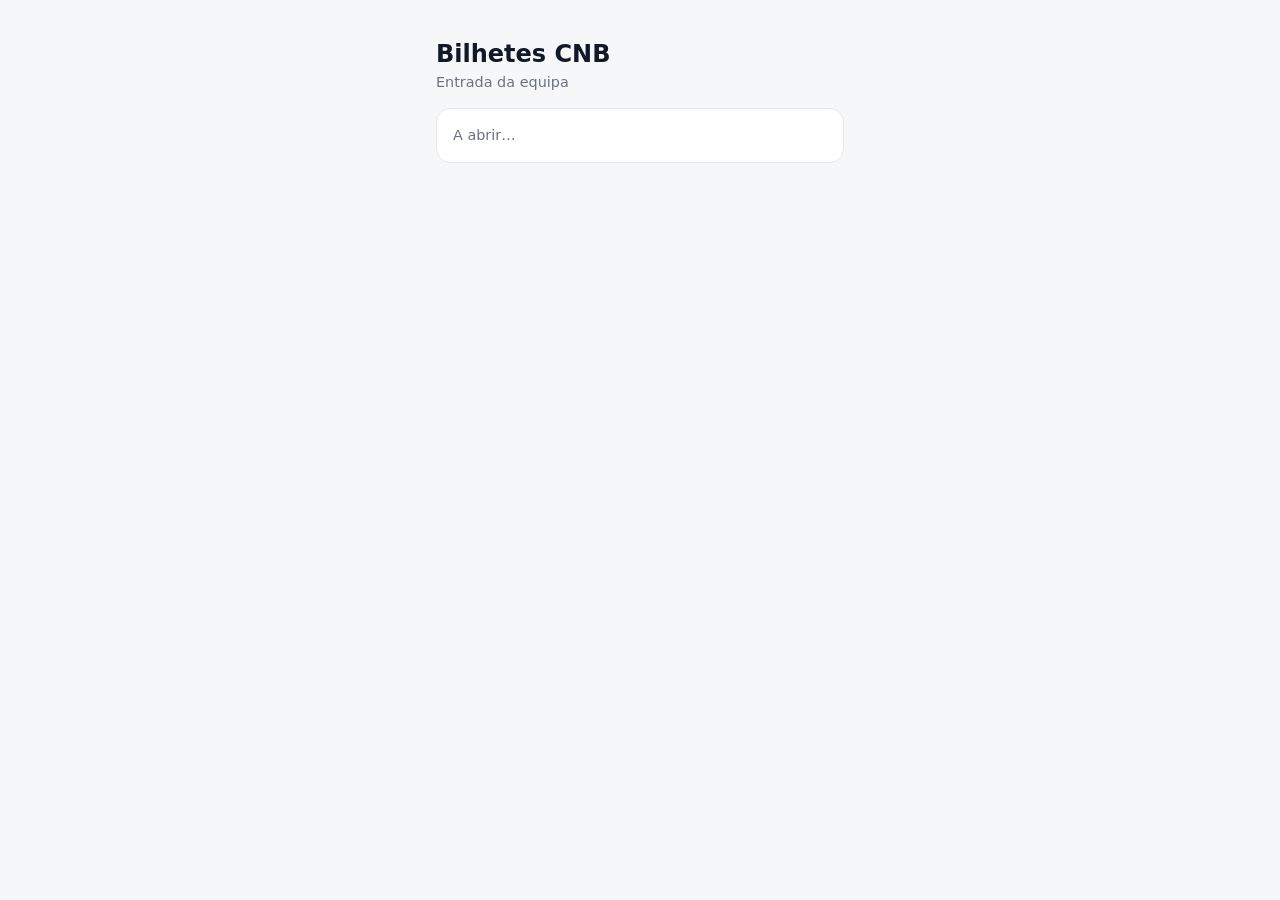
<file: entrar/index.html>
<!doctype html>
<html lang="pt">
<head>
<meta charset="utf-8">
<meta name="viewport" content="width=device-width, initial-scale=1, viewport-fit=cover">
<meta name="theme-color" content="#1e3a8a">
<title>Bilhetes CNB | Entrada da equipa</title>
<link rel="icon" href="../icone.svg">
<link rel="stylesheet" href="../comum.css">
<style>
  .acessos{display:grid;gap:10px;margin-top:6px}
  .acesso{display:flex;flex-direction:column;align-items:flex-start;gap:2px;text-align:left;padding:14px 16px;border:2px solid var(--borda);border-radius:12px;background:#fff;color:inherit;cursor:pointer;width:100%}
  .acesso b{font-size:1.05rem}.acesso small{color:#64748b}
  .acesso:hover,.acesso:focus-visible{border-color:#1e3a8a}
  .troca{background:none;border:0;color:#1e3a8a;font-weight:600;padding:8px 0;text-decoration:underline;cursor:pointer}
</style>
</head>
<body>
<div class="contentor" style="max-width:440px">
  <h1 style="margin-top:24px">Bilhetes CNB</h1>
  <p class="mudo" style="margin-top:-6px">Entrada da equipa</p>
  <div id="e"><div class="cartao mudo">A abrir…</div></div>
</div>
<script src="../config.js"></script>
<script type="module">
// Entrada da equipa no site dos bilhetes (nome + PIN, ou email e palavra-passe).
// Usa a mesma função "entrar" do Supabase que a entrada do restaurante. Cada endereço guarda a sua sessão:
// no domínio próprio dos bilhetes entra-se aqui uma vez por aparelho.
import { createClient } from "https://esm.sh/@supabase/supabase-js@2";
import { C, $, $$, esc, param } from "../comum.js";
const sb = createClient(C.SUPABASE_URL, C.SUPABASE_ANON_KEY);
const el = $("#e");
const para = param("para") || "";
const MENU = "https://requintemoz.github.io"; // as páginas do restaurante continuam no endereço do GitHub
const raiz = new URL("../", location.href); // raiz do site dos bilhetes (aqui ou no domínio próprio)
const destino = (url) => url.startsWith("/bilhetes/") ? new URL(url.slice("/bilhetes/".length), raiz).href
  : url.startsWith("/menu-cnb/") ? MENU + url : new URL(url, raiz).href;
const rpc = async (fn, args) => { const { data, error } = await sb.rpc(fn, args || {}); if (error) throw error; return data; };

function formPin(nomes) {
  el.innerHTML = `<div class="cartao"><h2>Entrar</h2><p class="mudo">Escolha o seu nome e escreva o PIN.</p>
    <label for="eNome">Nome</label><select id="eNome"><option value="">Escolher…</option>${nomes.map((n) => `<option>${esc(n.nome)}</option>`).join("")}</select>
    <label for="ePin">PIN</label><input id="ePin" type="password" inputmode="numeric" maxlength="6" autocomplete="off">
    <p><button class="btn grande" id="eGo">Entrar</button></p><p id="eMsg" class="oculto"></p>
    <button class="troca" id="eEmail">Entrar com email e palavra-passe</button></div>`;
  try { const u = localStorage.getItem("cnb-ultimo-nome"); if (u && nomes.some((n) => n.nome === u)) $("#eNome").value = u; } catch {}
  const go = async () => {
    const nome = $("#eNome").value, pin = $("#ePin").value.trim(), msg = $("#eMsg"), b = $("#eGo");
    const erro = (t) => { msg.className = "erro"; msg.textContent = t; };
    if (!nome) return erro("Escolha o seu nome."); if (!/^\d{4,6}$/.test(pin)) return erro("O PIN tem 4 a 6 algarismos.");
    b.disabled = true; msg.className = "oculto";
    try {
      const r = await fetch(C.SUPABASE_URL + "/functions/v1/entrar", { method: "POST", headers: { "Content-Type": "application/json", apikey: C.SUPABASE_ANON_KEY, Authorization: "Bearer " + C.SUPABASE_ANON_KEY }, body: JSON.stringify({ nome, pin }) });
      const j = await r.json(); if (!j.ok) throw new Error(j.erro || "Não foi possível entrar");
      const { error } = await sb.auth.verifyOtp({ type: "magiclink", token_hash: j.token_hash }); if (error) throw new Error("Não foi possível abrir a sessão. Tente de novo.");
      try { localStorage.setItem("cnb-ultimo-nome", nome); } catch {}
      await entrou(true);
    } catch (e) { erro(e.message); b.disabled = false; $("#ePin").value = ""; }
  };
  $("#eGo").onclick = go; $("#ePin").onkeydown = (e) => { if (e.key === "Enter") go(); };
  $("#eEmail").onclick = formEmail;
}
function formEmail() {
  el.innerHTML = `<div class="cartao"><h2>Entrar com email</h2><p class="mudo">Para quem tem conta com email e palavra-passe (administração).</p>
    <label for="eMail">Email</label><input id="eMail" type="email" autocomplete="username">
    <label for="ePass">Palavra-passe</label><input id="ePass" type="password" autocomplete="current-password">
    <p><button class="btn grande" id="eGo">Entrar</button></p><p id="eMsg" class="oculto"></p>
    <button class="troca" id="ePinV">Entrar com nome e PIN</button></div>`;
  const go = async () => { const msg = $("#eMsg"); msg.className = "oculto";
    const { error } = await sb.auth.signInWithPassword({ email: $("#eMail").value.trim(), password: $("#ePass").value });
    if (error) { msg.className = "erro"; msg.textContent = "Email ou palavra-passe incorrectos."; return; } await entrou(true); };
  $("#eGo").onclick = go; $("#ePass").onkeydown = (e) => { if (e.key === "Enter") go(); };
  $("#ePinV").onclick = inicio;
}
async function sair() { try { await sb.auth.signOut(); } catch {} inicio(); }
// depois de entrar: vai directo à página pedida (ou à única que tem), senão mostra as páginas a que tem acesso
async function entrou(acabou) {
  let ac = null; try { ac = await rpc("fn_meus_acessos"); } catch { ac = null; }
  if (!ac) { try { await sb.auth.signOut(); } catch {} el.innerHTML = `<div class="cartao"><h2>Sem acesso</h2><p>Esta conta não está na equipa. Fale com a gerência.</p><p><button class="btn sec" id="eVolta">Voltar</button></p></div>`; $("#eVolta").onclick = inicio; return; }
  const lista = ac.acessos || [];
  const bilhetes = lista.filter((a) => a.url.startsWith("/bilhetes/"));
  const pedida = para && lista.find((a) => a.id === para);
  if (pedida) return location.replace(destino(pedida.url));
  if (acabou && bilhetes.length === 1) return location.replace(destino(bilhetes[0].url));
  el.innerHTML = `<div class="cartao"><h2>Olá, ${esc(String(ac.nome || "").split(" ")[0])}</h2><p class="mudo">${lista.length ? "Onde quer entrar?" : "Esta conta ainda não tem páginas atribuídas. Fale com a gerência."}</p>
    <div class="acessos">${lista.map((a, i) => `<button class="acesso" data-i="${i}"><b>${esc(a.titulo)}</b><small>${esc(a.texto)}${a.url.startsWith("/menu-cnb/") ? " (página do restaurante: pede entrada própria)" : ""}</small></button>`).join("")}</div>
    <p style="margin-top:14px"><button class="btn sec" id="eSair">Sair</button></p></div>`;
  $$(".acesso").forEach((b) => b.onclick = () => { location.href = destino(lista[Number(b.dataset.i)].url); });
  $("#eSair").onclick = sair;
}
async function inicio() {
  el.innerHTML = `<div class="cartao mudo">A abrir…</div>`;
  try { const { data } = await sb.auth.getSession(); if (data?.session) return entrou(false); } catch {}
  try { formPin(await rpc("fn_entrada_nomes") || []); }
  catch { el.innerHTML = `<div class="cartao"><h2>Sem ligação</h2><p>Não foi possível ligar ao servidor. Verifique a internet e tente de novo.</p><p><button class="btn" onclick="location.reload()">Tentar de novo</button></p></div>`; }
}
inicio();
</script>
</body>
</html>
</file>
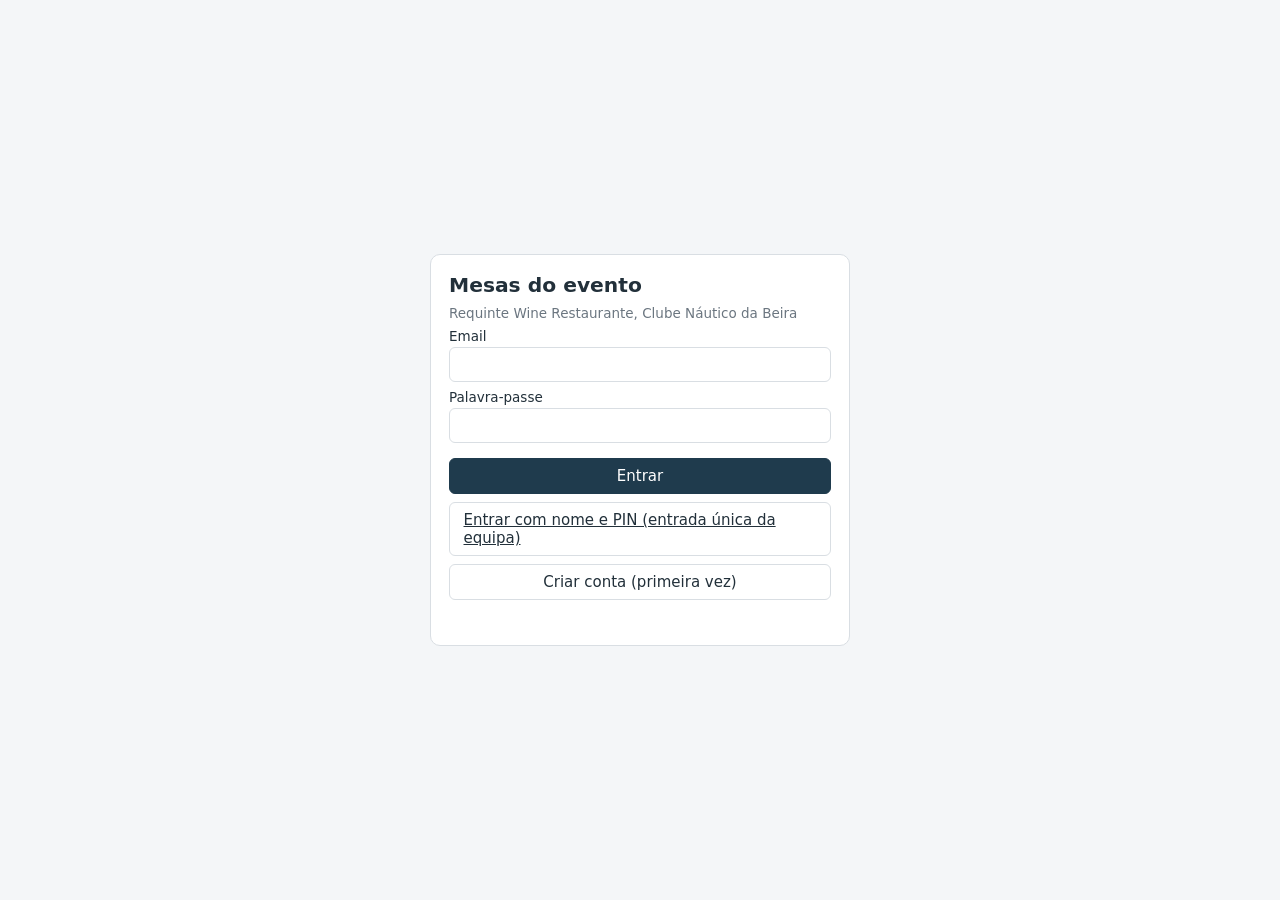
<file: mesas/index.html>
<!doctype html>
<html lang="pt">
<head>
<meta charset="utf-8">
<meta name="viewport" content="width=device-width, initial-scale=1, maximum-scale=1, user-scalable=no">
<meta name="theme-color" content="#1f3b4d">
<title>Mesas do evento</title>
<link rel="stylesheet" href="estilos.css">
<link rel="manifest" href="manifest.webmanifest">
<link rel="apple-touch-icon" href="icone.png">
</head>
<body>
<div id="app">
  <div id="carregar" class="centro"><div class="caixa"><p>A carregar...</p></div></div>
</div>

<!-- Modelo: entrada -->
<template id="t-entrada">
  <div class="centro">
    <form class="caixa form-entrada" id="form-entrada">
      <h1>Mesas do evento</h1>
      <p class="suave">Requinte Wine Restaurante, Clube Náutico da Beira</p>
      <label>Email <input type="email" name="email" required autocomplete="username"></label>
      <label>Palavra-passe <input type="password" name="senha" required autocomplete="current-password"></label>
      <button class="btn primario largo" type="submit">Entrar</button>
      <button class="btn largo" type="button" id="btn-criar-conta">Criar conta (primeira vez)</button>
      <p class="erro" id="erro-entrada"></p>
    </form>
  </div>
</template>

<!-- Modelo: aplicação -->
<template id="t-app">
  <header class="topo">
    <div class="topo-esq">
      <strong id="evento-nome">Evento</strong>
      <span class="suave" id="eu-nome"></span>
    </div>
    <div class="contadores" id="contadores"></div>
    <div class="topo-dir">
      <input type="search" id="pesquisa" placeholder="Nome, telefone, bilhete ou mesa" autocomplete="off">
      <button class="btn pequeno" id="btn-sair" title="Sair">Sair</button>
    </div>
  </header>
  <nav class="nav" id="nav">
    <a href="#planta" data-vista="planta">Planta</a>
    <a href="#grupos" data-vista="grupos">Grupos</a>
    <a href="#listas" data-vista="listas">Listas</a>
    <a href="#historico" data-vista="historico">Histórico</a>
    <a href="#editor" data-vista="editor" class="so-gestao">Editor</a>
    <a href="#definicoes" data-vista="definicoes" class="so-gestao">Definições</a>
  </nav>
  <main id="vista"></main>
  <div id="aviso" class="aviso escondido"></div>
  <div id="modal" class="modal escondido"><div class="modal-caixa" id="modal-caixa"></div></div>
</template>

<script src="lib/supabase.js"></script>
<script src="config.js"></script>
<script type="module" src="app.js"></script>
</body>
</html>
</file>
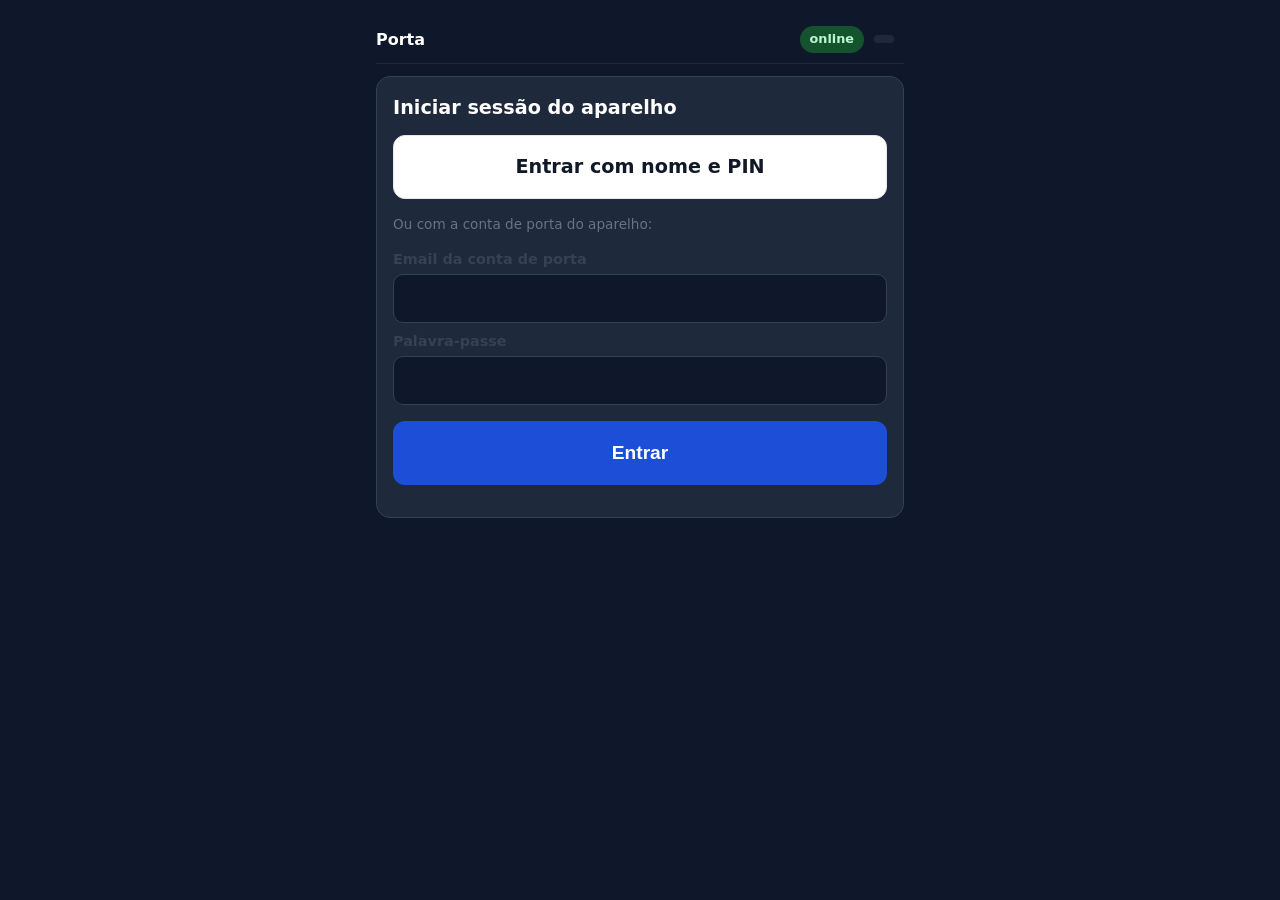
<file: porta/index.html>
<!doctype html>
<html lang="pt">
<head>
<meta charset="utf-8">
<meta name="viewport" content="width=device-width, initial-scale=1, maximum-scale=1, viewport-fit=cover">
<meta name="theme-color" content="#1e3a8a">
<title>Porta · Bilhetes CNB</title>
<link rel="manifest" href="manifest.webmanifest">
<link rel="stylesheet" href="../comum.css">
<style>
  body{background:#0f172a;color:#fff}
  .contentor{max-width:560px}
  .cartao{background:#1e293b;border-color:#334155}
  input,select{background:#0f172a;color:#fff;border-color:#334155}
  .topo{position:sticky;top:0;background:#0f172a;z-index:5;padding:10px 0;border-bottom:1px solid #1e293b}
  .abas{display:grid;grid-template-columns:repeat(4,1fr);gap:6px;margin:10px 0}
  .abas button{background:#1e293b;color:#cbd5e1;border:0;border-radius:10px;padding:12px 4px;font-weight:700;font-size:.9rem}
  .abas button.act{background:var(--azul);color:#fff}
  #video{width:100%;border-radius:14px;background:#000;aspect-ratio:1/1;object-fit:cover}
  .resultado{position:fixed;inset:0;z-index:50;display:flex;flex-direction:column;align-items:center;justify-content:center;text-align:center;padding:24px;gap:10px}
  .resultado.r-ok{background:#15803d}.resultado.r-nao{background:#b91c1c}.resultado.r-aviso{background:#a16207}.resultado.r-esp{background:#92400e}
  .resultado h1{font-size:2.6rem;margin:0}.resultado .nome{font-size:1.8rem;font-weight:800}.resultado .tipo{font-size:1.4rem}
  .resultado .cor{width:120px;height:28px;border-radius:14px;border:3px solid #fff;margin:6px 0}
  .resultado .mesa{font-size:2.4rem;background:rgba(255,255,255,.18);border-radius:12px;padding:4px 18px;letter-spacing:1px}
  .resultado .btn{width:100%;max-width:420px;background:#fff;color:#111827}
  .estado{display:inline-block;padding:4px 10px;border-radius:999px;font-size:.8rem;font-weight:700}
  .on{background:#14532d;color:#bbf7d0}.off{background:#7f1d1d;color:#fecaca}
  .contadores{display:grid;grid-template-columns:repeat(3,1fr);gap:8px}.contadores div{background:#0f172a;border-radius:10px;padding:10px;text-align:center}.contadores b{display:block;font-size:1.6rem}
  .lista div{padding:10px;border-bottom:1px solid #334155}
  .teclado{display:grid;grid-template-columns:repeat(3,1fr);gap:8px}.teclado button{min-height:60px;font-size:1.4rem;background:#0f172a;color:#fff;border:1px solid #334155;border-radius:12px}
  .pulsar{animation:p 1s infinite}@keyframes p{50%{opacity:.4}}
</style>
</head>
<body>
<div class="contentor">
  <div class="topo">
    <div><b>Porta</b> <span id="evNome" class="mudo"></span></div>
    <div class="linha"><span id="ligacao" class="estado on">online</span><span id="fila" class="estado" style="background:#1e293b"></span><span id="staffNome" class="mudo"></span></div>
  </div>

  <!-- 1. Sessão do aparelho -->
  <section id="ecraLogin" class="cartao">
    <h2>Iniciar sessão do aparelho</h2>
    <p><a class="btn grande sec" href="../entrar/?para=porta">Entrar com nome e PIN</a></p>
    <p class="mudo pequeno">Ou com a conta de porta do aparelho:</p>
    <label>Email da conta de porta</label><input id="email" type="email" autocomplete="username">
    <label>Palavra-passe</label><input id="senha" type="password" autocomplete="current-password">
    <p><button class="btn grande" id="btnLogin">Entrar</button></p>
    <p id="loginErro" class="erro oculto"></p>
  </section>

  <!-- 2. PIN da pessoa -->
  <section id="ecraPin" class="cartao oculto">
    <h2>Quem está na porta?</h2>
    <p class="mudo">Introduza o seu PIN pessoal.</p>
    <input id="pin" type="password" inputmode="numeric" maxlength="6" class="centro" style="font-size:1.6rem;letter-spacing:.5em">
    <div class="teclado" id="teclado"></div>
    <p id="pinErro" class="erro oculto"></p>
  </section>

  <!-- 3. Evento, porta, aparelho -->
  <section id="ecraConfig" class="cartao oculto">
    <h2>Configurar</h2>
    <label>Evento</label><select id="evento"></select>
    <label>Nome desta porta</label><input id="porta" placeholder="Porta 1">
    <label>Nome do aparelho</label><input id="dispositivo" placeholder="POS-1">
    <p><button class="btn grande" id="btnConfig">Descarregar lista e começar</button></p>
    <p class="mudo pequeno">A lista de bilhetes fica guardada neste aparelho para funcionar sem rede.</p>
  </section>

  <!-- 4. Operação -->
  <section id="ecraOp" class="oculto">
    <div class="abas">
      <button data-aba="entrada" class="act">Entrada</button>
      <button data-aba="saida">Saída / Reentrada</button>
      <button data-aba="procurar">Procurar</button>
      <button data-aba="mais">Mais</button>
    </div>

    <div id="abaEntrada">
      <div class="cartao">
        <video id="video" playsinline muted></video>
        <p class="linha"><input id="codigoManual" placeholder="ou código curto (8 letras)" style="text-transform:uppercase"><button class="btn" id="btnCodigo">Validar</button></p>
      </div>
      <div class="contadores" id="contadores"></div>
    </div>

    <div id="abaSaida" class="oculto">
      <div class="cartao centro">
        <h2>Aproxime a pulseira</h2>
        <p class="mudo">Dentro → regista saída. Fora → regista reentrada.</p>
        <p id="nfcEstadoSaida" class="pulsar">A ler NFC…</p>
        <p class="linha"><input id="uidManual" placeholder="UID manual (ex. 04A2B3C4D5E680)"><button class="btn sec" id="btnUidManual">Registar</button></p>
      </div>
    </div>

    <div id="abaProcurar" class="oculto">
      <div class="cartao">
        <p class="linha"><input id="procurarTexto" placeholder="nome, telemóvel ou código"><button class="btn" id="btnProcurar">Procurar</button></p>
        <p class="mudo pequeno">Confirme a identidade antes de validar sem bilhete.</p>
        <div class="lista" id="resultadosProcura"></div>
      </div>
    </div>

    <div id="abaMais" class="oculto">
      <div class="cartao col">
        <button class="btn sec" id="btnSync">Sincronizar agora</button>
        <button class="btn sec" id="btnManifesto">Actualizar lista de bilhetes</button>
        <button class="btn sec" id="btnTrocarPin">Trocar de pessoa (PIN)</button>
        <button class="btn sec" id="btnReconfig">Mudar evento / porta</button>
        <button class="btn perigo" id="btnSair">Terminar sessão do aparelho</button>
        <p class="mudo pequeno" id="infoManifesto"></p>
      </div>
    </div>
  </section>
</div>

<div id="res" class="resultado oculto"></div>

<script src="../config.js"></script>
<script type="module">
import { createClient } from "https://esm.sh/@supabase/supabase-js@2";
const C = window.CNB_CONFIG;
const sb = createClient(C.SUPABASE_URL, C.SUPABASE_ANON_KEY);
const $ = (s) => document.querySelector(s);
const LS = { get: (k, d) => { try { return JSON.parse(localStorage.getItem("porta." + k)) ?? d; } catch { return d; } }, set: (k, v) => localStorage.setItem("porta." + k, JSON.stringify(v)) };

const estado = {
  staff: LS.get("staff", null), evento: LS.get("evento", null), porta: LS.get("porta", "Porta 1"), dispositivo: LS.get("dispositivo", "POS-1"),
  manifesto: LS.get("manifesto", null), fila: LS.get("fila", []), online: navigator.onLine, ultimoBilhete: null, aba: "entrada", nfc: null, modoNfc: "ligar",
};
const guardar = () => { LS.set("staff", estado.staff); LS.set("evento", estado.evento); LS.set("porta", estado.porta); LS.set("dispositivo", estado.dispositivo); LS.set("manifesto", estado.manifesto); LS.set("fila", estado.fila); };

// ---------- som e vibração ----------
let ctxAudio; function som(ok) {
  try { ctxAudio ??= new (window.AudioContext || window.webkitAudioContext)(); const o = ctxAudio.createOscillator(); const g = ctxAudio.createGain();
    o.connect(g); g.connect(ctxAudio.destination); o.frequency.value = ok ? 1200 : 220; o.type = ok ? "sine" : "square"; g.gain.value = .25;
    o.start(); o.stop(ctxAudio.currentTime + (ok ? .15 : .5)); } catch {}
  navigator.vibrate?.(ok ? 80 : [150, 80, 150]);
}

// ---------- ecrãs ----------
const ecra = (id) => { for (const e of ["ecraLogin", "ecraPin", "ecraConfig", "ecraOp"]) $("#" + e).classList.toggle("oculto", e !== id); };
function aba(n) { estado.aba = n; for (const b of document.querySelectorAll(".abas button")) b.classList.toggle("act", b.dataset.aba === n);
  for (const a of ["Entrada", "Saida", "Procurar", "Mais"]) $("#aba" + a).classList.toggle("oculto", a.toLowerCase() !== n);
  if (n === "entrada") { iniciarCamara(); estado.modoNfc = "ligar"; } else pararCamara();
  if (n === "saida") { estado.modoNfc = "mover"; iniciarNfc(); } }
document.querySelectorAll(".abas button").forEach((b) => b.onclick = () => aba(b.dataset.aba));

function mostrarResultado(classe, titulo, linhas, corHex, extra) {
  const r = $("#res"); r.className = "resultado r-" + classe;
  r.innerHTML = `<h1>${titulo}</h1>${corHex ? `<div class="cor" style="background:${corHex}"></div>` : ""}${linhas.map((l) => `<div class="${l.c || ""}">${l.t}</div>`).join("")}${extra || ""}<button class="btn" id="btnFechar">Continuar</button>`;
  r.classList.remove("oculto"); $("#btnFechar").onclick = fecharResultado; som(classe === "ok" || classe === "esp"); r.scrollTop = 0;
}
function fecharResultado() { $("#res").classList.add("oculto"); estado.ultimoBilhete = null; ultimaLeitura = ""; }

// ---------- ligação ----------
function actualizarLigacao() { $("#ligacao").textContent = estado.online ? "online" : "sem rede"; $("#ligacao").className = "estado " + (estado.online ? "on" : "off");
  $("#fila").textContent = estado.fila.length ? `${estado.fila.length} por sincronizar` : ""; }
window.addEventListener("online", () => { estado.online = true; actualizarLigacao(); sincronizar(); });
window.addEventListener("offline", () => { estado.online = false; actualizarLigacao(); });

// RPC com tempo limite; se a rede falhar devolve null para cair no modo offline
async function rpc(fn, args, ms = 5000) {
  const ctrl = new AbortController(); const t = setTimeout(() => ctrl.abort(), ms);
  try { const { data, error } = await sb.rpc(fn, args).abortSignal(ctrl.signal); clearTimeout(t);
    if (error) { if (/fetch|network|abort|Failed/i.test(error.message)) return null; throw error; } estado.online = true; actualizarLigacao(); return data; }
  catch (e) { clearTimeout(t); if (e.name === "AbortError" || /fetch|network/i.test(String(e))) { estado.online = false; actualizarLigacao(); return null; } throw e; }
}

// ---------- 1. login ----------
$("#btnLogin").onclick = async () => { $("#loginErro").classList.add("oculto");
  const { error } = await sb.auth.signInWithPassword({ email: $("#email").value.trim(), password: $("#senha").value });
  if (error) { $("#loginErro").textContent = "Não foi possível entrar: " + error.message; $("#loginErro").classList.remove("oculto"); return; } arranque(); };

// ---------- 2. PIN ----------
const teclado = $("#teclado"); for (const k of ["1","2","3","4","5","6","7","8","9","⌫","0","OK"]) { const b = document.createElement("button"); b.textContent = k; b.onclick = () => teclaPin(k); teclado.appendChild(b); }
async function teclaPin(k) { const i = $("#pin"); if (k === "⌫") i.value = i.value.slice(0, -1); else if (k === "OK") await confirmarPin(); else if (i.value.length < 6) i.value += k; }
async function confirmarPin() { $("#pinErro").classList.add("oculto"); const pin = $("#pin").value; if (pin.length < 4) return;
  const s = await rpc("fn_staff_por_pin", { p_pin: pin });
  if (s === null) { $("#pinErro").textContent = "Sem rede: não é possível verificar o PIN agora."; $("#pinErro").classList.remove("oculto"); return; }
  if (!s) { $("#pinErro").textContent = "PIN incorrecto."; $("#pinErro").classList.remove("oculto"); $("#pin").value = ""; return; }
  estado.staff = s; guardar(); $("#pin").value = ""; $("#staffNome").textContent = s.nome; estado.evento ? (ecra("ecraOp"), aba("entrada")) : prepararConfig(); }

// ---------- 3. configuração ----------
async function prepararConfig() { ecra("ecraConfig");
  const { data } = await sb.from("eventos").select("id, nome, inicio_em").in("estado", ["a_venda", "esgotado"]).order("inicio_em");
  $("#evento").innerHTML = (data || []).map((e) => `<option value="${e.id}" ${estado.evento?.id === e.id ? "selected" : ""}>${e.nome} · ${new Date(e.inicio_em).toLocaleDateString("pt-PT")}</option>`).join("");
  $("#porta").value = estado.porta; $("#dispositivo").value = estado.dispositivo; }
$("#btnConfig").onclick = async () => { const sel = $("#evento"); estado.evento = { id: sel.value, nome: sel.selectedOptions[0]?.textContent };
  estado.porta = $("#porta").value || "Porta 1"; estado.dispositivo = $("#dispositivo").value || "POS-1"; guardar();
  await descarregarManifesto(); $("#evNome").textContent = "· " + estado.evento.nome; ecra("ecraOp"); aba("entrada"); };

async function descarregarManifesto() { const m = await rpc("fn_manifesto_porta", { p_evento: estado.evento.id }, 20000);
  if (m) { m.porIndice = null; estado.manifesto = m; guardar(); } infoManifesto(); return !!m; }
function infoManifesto() { const m = estado.manifesto; $("#infoManifesto").textContent = m ? `Lista local: ${m.bilhetes.length} bilhetes, ${m.pulseiras.length} pulseiras ligadas${m.inventario ? `, ${m.inventario.length} chips no inventário` : ""}, de ${new Date(m.gerado_em).toLocaleString("pt-PT")}` : "Sem lista local."; }
$("#btnManifesto").onclick = descarregarManifesto; $("#btnSync").onclick = sincronizar;
$("#btnTrocarPin").onclick = () => { estado.staff = null; guardar(); ecra("ecraPin"); };
$("#btnReconfig").onclick = prepararConfig;
// apaga só os dados da porta (a lista do evento e a fila); a sessão é partilhada com o menu digital no mesmo aparelho
$("#btnSair").onclick = async () => { if (estado.fila.length && !confirm(`Há ${estado.fila.length} registos por sincronizar. Sair mesmo assim?`)) return; await sb.auth.signOut(); Object.keys(localStorage).filter((k) => k.startsWith("porta.")).forEach((k) => localStorage.removeItem(k)); location.reload(); };

// ---------- validação ----------
let ultimaLeitura = "", ocupado = false;
async function validar(codigo) {
  if (ocupado) return; ocupado = true;
  try {
    const sid = estado.staff.id, ev = estado.evento.id, agora = new Date().toISOString();
    let r = await rpc("fn_validar_bilhete", { p_evento: ev, p_codigo: codigo, p_porta: estado.porta, p_dispositivo: estado.dispositivo, p_staff: sid });
    if (r === null) r = await validarOffline(codigo, agora);
    else if (r.resultado === "ok" && estado.manifesto) { const b = estado.manifesto.bilhetes.find((x) => x.id === r.bilhete_id); if (b) { b.estado = "utilizado"; b.utilizado_em = agora; b.utilizado_porta = estado.porta; guardar(); } }
    apresentarValidacao(r);
  } catch (e) { mostrarResultado("nao", "Erro", [{ t: e.message }]); } finally { ocupado = false; }
}
function tokenDe(codigo) { const m = /t=([0-9a-f]{32})/i.exec(codigo); return (m ? m[1] : codigo).trim(); }
// a lista local só tem resumos sha256 dos códigos (um aparelho perdido não revela bilhetes)
async function sha256(t) { const d = await crypto.subtle.digest("SHA-256", new TextEncoder().encode(t)); return [...new Uint8Array(d)].map((x) => x.toString(16).padStart(2, "0")).join(""); }
async function validarOffline(codigo, agora) {
  const m = estado.manifesto; if (!m) return { resultado: "sem_lista" };
  if (m.versao !== 2) return { resultado: "sem_lista" }; // lista antiga: descarregar de novo
  const c = tokenDe(codigo); const porId = /^id:/i.test(c) ? c.slice(3).toLowerCase() : null;
  const h = porId ? null : await sha256(c.toLowerCase()), hc = porId ? null : await sha256(c.toUpperCase());
  const b = m.bilhetes.find((x) => porId ? x.id === porId : (x.h === h || x.hc === hc));
  if (!b) return { resultado: "nao_encontrado" };
  const t = m.tipos.find((x) => x.id === b.tipo_id) || {};
  const info = { bilhete_id: b.id, codigo: porId || c.length > 10 ? "" : c.toUpperCase(), portador: b.portador, tipo: t.nome, cor: t.cor, cor_hex: t.cor_hex, instrucao: t.instrucao, convite_tipo: b.convite_tipo, convidado_por: b.convidado_por, utilizado_em: b.utilizado_em, utilizado_porta: b.utilizado_porta, mesa: b.mesa || null };
  let res = "ok";
  if (b.estado === "utilizado") res = "ja_usado"; else if (!b.paga) res = "por_pagar";
  if (res === "ok") { b.estado = "utilizado"; b.utilizado_em = agora; b.utilizado_porta = estado.porta + " (offline)"; }
  estado.fila.push({ local_id: crypto.randomUUID(), op: "validar", codigo: c, resultado: res, porta: estado.porta, dispositivo: estado.dispositivo, staff_id: estado.staff.id, registado_em: agora });
  guardar(); actualizarLigacao();
  return { ...info, resultado: res, offline: true };
}
function apresentarValidacao(r) {
  const nomeInst = r.instrucao ? `<div class="tipo">${r.instrucao}</div>` : "";
  const off = r.offline ? `<div class="pequeno">registado sem rede</div>` : "";
  switch (r.resultado) {
    case "ok": {
      estado.ultimoBilhete = r;
      const esp = r.convite_tipo === "convite_especial", conv = r.convite_tipo === "convite";
      const titulo = esp ? "★ CONVITE ESPECIAL" : conv ? "CONVITE" : "VÁLIDO";
      mostrarResultado(esp ? "esp" : "ok", titulo, [{ t: r.portador || "", c: "nome" }, ...(r.mesa ? [{ t: `MESA ${r.mesa}`, c: "nome mesa" }] : []), { t: `${r.tipo} · pulseira ${r.cor}`, c: "tipo" }, ...(conv || esp ? [{ t: `Convidado por ${r.convidado_por || "—"}` }] : [])],
        r.cor_hex, nomeInst + off + `<div id="nfcPasso" class="pulsar" style="margin-top:12px">Agora aproxime a pulseira ${r.cor}…</div><p class="linha" style="width:100%;max-width:420px"><input id="uidLigar" placeholder="UID manual"><button class="btn" style="width:auto" id="btnLigarManual">Ligar</button></p>`);
      $("#btnLigarManual").onclick = () => ligarPulseira($("#uidLigar").value);
      estado.modoNfc = "ligar"; iniciarNfc(); break; }
    case "ja_usado": mostrarResultado("nao", "JÁ UTILIZADO", [{ t: r.portador || "", c: "nome" }, ...(r.mesa ? [{ t: `Mesa ${r.mesa}`, c: "tipo" }] : []), { t: `Entrou às ${r.utilizado_em ? new Date(r.utilizado_em).toLocaleTimeString("pt-PT", { hour: "2-digit", minute: "2-digit" }) : "?"} · ${r.utilizado_porta || ""}`, c: "tipo" }], r.cor_hex, off); break;
    case "anulado": mostrarResultado("nao", "ANULADO", [{ t: r.portador || "", c: "nome" }, { t: "Bilhete reemitido, transferido ou cancelado", c: "tipo" }]); break;
    case "por_pagar": mostrarResultado("nao", "POR PAGAR", [{ t: r.portador || "", c: "nome" }, { t: "A encomenda não está paga", c: "tipo" }]); break;
    case "outro_evento": mostrarResultado("nao", "OUTRO EVENTO", [{ t: "Este bilhete não é deste evento", c: "tipo" }]); break;
    case "sem_lista": mostrarResultado("aviso", "SEM REDE E SEM LISTA", [{ t: "Descarregue a lista de bilhetes quando houver rede", c: "tipo" }]); break;
    default: mostrarResultado("nao", "NÃO ENCONTRADO", [{ t: "Código não existe", c: "tipo" }]);
  }
  carregarContadores();
}
$("#btnCodigo").onclick = () => { const v = $("#codigoManual").value.trim().toUpperCase(); if (v.length >= 8) { validar(v); $("#codigoManual").value = ""; } };
$("#codigoManual").addEventListener("keydown", (e) => { if (e.key === "Enter") $("#btnCodigo").click(); });

// ---------- pulseiras ----------
async function ligarPulseira(uid) {
  const b = estado.ultimoBilhete; if (!b || !uid) return;
  const agora = new Date().toISOString();
  let r = await rpc("fn_ligar_pulseira", { p_evento: estado.evento.id, p_bilhete: b.bilhete_id, p_uid: uid, p_staff: estado.staff.id });
  if (r === null) r = ligarOffline(b.bilhete_id, uid, agora);
  else if (r.resultado === "ok" && estado.manifesto) { estado.manifesto.pulseiras.push({ uid: r.uid, bilhete_id: b.bilhete_id, estado: "ligada", dentro: true }); guardar(); }
  const p = $("#nfcPasso"); if (!p) return;
  if (r.resultado === "ok") { p.textContent = "Pulseira ligada ✔"; p.className = ""; som(true); setTimeout(fecharResultado, 900); }
  else { p.textContent = { pulseira_ja_usada: "Esta pulseira já está noutro bilhete!", bilhete_ja_tem_pulseira: "Este bilhete já tem pulseira ligada", pulseira_desactivada: "Pulseira desactivada", pulseira_fora_inventario: "Pulseira NÃO reconhecida (fora do inventário)!", pulseira_danificada: "Pulseira marcada como danificada", pulseira_perdida: "Pulseira marcada como perdida", pulseira_ja_usada_outro_evento: "Pulseira já usada noutro evento!" }[r.resultado] || r.resultado; p.className = ""; som(false); }
}
function ligarOffline(bilheteId, uid, agora) {
  const u = uid.replace(/[^0-9a-fA-F]/g, "").toUpperCase(); const m = estado.manifesto; if (!m) return { resultado: "sem_lista" };
  if (m.inventario && !m.inventario.includes(u)) return { resultado: "pulseira_fora_inventario" };
  if (m.pulseiras.find((p) => p.uid === u && p.estado === "ligada")) return { resultado: "pulseira_ja_usada" };
  if (m.pulseiras.find((p) => p.bilhete_id === bilheteId && p.estado === "ligada")) return { resultado: "bilhete_ja_tem_pulseira" };
  m.pulseiras.push({ uid: u, bilhete_id: bilheteId, estado: "ligada", dentro: true });
  estado.fila.push({ local_id: crypto.randomUUID(), op: "ligar", bilhete_id: bilheteId, uid: u, staff_id: estado.staff.id, registado_em: agora }); guardar(); actualizarLigacao();
  return { resultado: "ok" };
}
async function moverPulseira(uid) {
  const agora = new Date().toISOString();
  let r = await rpc("fn_mover_pulseira", { p_evento: estado.evento.id, p_uid: uid, p_porta: estado.porta, p_dispositivo: estado.dispositivo, p_staff: estado.staff.id });
  if (r === null) r = moverOffline(uid, agora);
  else if (r.resultado === "ok" && estado.manifesto) { const p = estado.manifesto.pulseiras.find((x) => x.uid === uid.replace(/[^0-9a-fA-F]/g, "").toUpperCase()); if (p) { p.dentro = r.dentro; guardar(); } }
  if (r.resultado === "ok") mostrarResultado("ok", r.movimento === "saida" ? "SAÍDA" : "REENTRADA", [{ t: r.portador || "", c: "nome" }, { t: r.tipo || "", c: "tipo" }], r.cor_hex, r.offline ? "<div class='pequeno'>registado sem rede</div>" : "");
  else mostrarResultado("nao", { pulseira_desconhecida: "PULSEIRA DESCONHECIDA", pulseira_desactivada: "PULSEIRA DESACTIVADA", reentrada_nao_permitida: "REENTRADA NÃO PERMITIDA", sem_lista: "SEM LISTA" }[r.resultado] || r.resultado, [{ t: r.portador || "", c: "nome" }]);
  carregarContadores();
}
function moverOffline(uid, agora) {
  const u = uid.replace(/[^0-9a-fA-F]/g, "").toUpperCase(); const m = estado.manifesto; if (!m) return { resultado: "sem_lista" };
  const p = m.pulseiras.find((x) => x.uid === u); if (!p) return { resultado: "pulseira_desconhecida" }; if (p.estado !== "ligada") return { resultado: "pulseira_desactivada" };
  if (!p.dentro && !m.evento.reentrada_permitida) return { resultado: "reentrada_nao_permitida" };
  const mov = p.dentro ? "saida" : "reentrada"; p.dentro = !p.dentro;
  const b = m.bilhetes.find((x) => x.id === p.bilhete_id) || {}; const t = m.tipos.find((x) => x.id === b.tipo_id) || {};
  estado.fila.push({ local_id: crypto.randomUUID(), op: "mover", uid: u, porta: estado.porta, dispositivo: estado.dispositivo, staff_id: estado.staff.id, registado_em: agora }); guardar(); actualizarLigacao();
  return { resultado: "ok", movimento: mov, portador: b.portador, tipo: t.nome, cor_hex: t.cor_hex, offline: true };
}
$("#btnUidManual").onclick = () => moverPulseira($("#uidManual").value);

// Web NFC (Chrome Android). Em iPhone não existe: usar UID manual ou um leitor USB/BT que escreva como teclado.
async function iniciarNfc() {
  if (!("NDEFReader" in window)) { const e = $("#nfcEstadoSaida"); if (e) e.textContent = "NFC não disponível neste aparelho: use o UID manual."; return; }
  if (estado.nfc) return;
  try { const r = new NDEFReader(); await r.scan(); estado.nfc = r;
    r.onreading = (ev) => { const uid = (ev.serialNumber || "").replace(/:/g, "").toUpperCase(); if (!uid) return;
      if (!$("#res").classList.contains("oculto") && estado.modoNfc === "ligar" && estado.ultimoBilhete) ligarPulseira(uid);
      else if (estado.aba === "saida") moverPulseira(uid); };
    r.onreadingerror = () => {}; const e = $("#nfcEstadoSaida"); if (e) e.textContent = "NFC pronto. Aproxime a pulseira.";
  } catch (e) { const el = $("#nfcEstadoSaida"); if (el) el.textContent = "NFC indisponível (" + e.message + "). Use o UID manual."; }
}

// ---------- câmara / QR ----------
let stream, detector, aLer = false, raf;
async function iniciarCamara() {
  if (stream) return; const v = $("#video");
  try { stream = await navigator.mediaDevices.getUserMedia({ video: { facingMode: { ideal: "environment" }, width: { ideal: 1280 }, height: { ideal: 1280 } } }); v.srcObject = stream; await v.play(); }
  catch (e) { v.insertAdjacentHTML("afterend", `<p class="erro">Sem acesso à câmara: ${e.message}. Use o código curto.</p>`); return; }
  if ("BarcodeDetector" in window) detector = new BarcodeDetector({ formats: ["qr_code"] });
  else { await import("https://esm.sh/jsqr@1.4.0").then((m) => (window.jsQR = m.default)); }
  lerLoop();
}
function pararCamara() { cancelAnimationFrame(raf); if (stream) { stream.getTracks().forEach((t) => t.stop()); stream = null; } }
const canvas = document.createElement("canvas");
async function lerLoop() {
  const v = $("#video"); if (!stream) return;
  if (!aLer && v.readyState >= 2 && $("#res").classList.contains("oculto")) { aLer = true;
    try { let texto = null;
      if (detector) { const codes = await detector.detect(v); texto = codes[0]?.rawValue ?? null; }
      else if (window.jsQR) { canvas.width = v.videoWidth; canvas.height = v.videoHeight; const ctx = canvas.getContext("2d", { willReadFrequently: true }); ctx.drawImage(v, 0, 0); const d = ctx.getImageData(0, 0, canvas.width, canvas.height); texto = window.jsQR(d.data, d.width, d.height)?.data ?? null; }
      if (texto && texto !== ultimaLeitura) { ultimaLeitura = texto; validar(texto); }
    } catch {} aLer = false; }
  raf = requestAnimationFrame(() => setTimeout(lerLoop, 120));
}

// ---------- procurar ----------
$("#btnProcurar").onclick = async () => { const t = $("#procurarTexto").value.trim(); if (t.length < 2) return;
  let lista = await rpc("fn_procurar_bilhetes_porta", { p_evento: estado.evento.id, p_texto: t });
  if (lista === null) { const m = estado.manifesto; lista = m && m.versao === 2 ? m.bilhetes.filter((b) => (b.portador || "").toLowerCase().includes(t.toLowerCase())).map((b) => ({ ...b, codigo: "", tipo: (m.tipos.find((x) => x.id === b.tipo_id) || {}).nome })) : []; }
  $("#resultadosProcura").innerHTML = lista.length ? lista.map((b) => `<div class="linha"><div style="flex:1"><b>${b.portador || ""}</b><br><span class="mudo">${b.tipo}${b.codigo ? " · " + b.codigo : ""} · ${b.estado}${b.mesa ? " · mesa " + b.mesa : ""}${b.telemovel ? " · " + b.telemovel : ""}</span></div>${b.estado === "emitido" ? `<button class="btn" data-cod="${b.codigo || "ID:" + b.id}">Validar</button>` : ""}</div>`).join("") : "<p class='mudo'>Nada encontrado.</p>";
  $("#resultadosProcura").querySelectorAll("button").forEach((b) => b.onclick = () => { if (confirm("Confirmou a identidade do cliente?")) { validar(b.dataset.cod); } }); };

// ---------- contadores e sincronização ----------
async function carregarContadores() { let c = await rpc("fn_contadores_porta", { p_evento: estado.evento.id }, 4000);
  if (c === null && estado.manifesto) { const m = estado.manifesto; c = { lotacao: m.evento.lotacao, emitidos: m.bilhetes.length, entrados: m.bilhetes.filter((b) => b.estado === "utilizado").length, dentro: m.pulseiras.filter((p) => p.estado === "ligada" && p.dentro).length, por_validar: m.bilhetes.filter((b) => b.estado === "emitido").length }; }
  if (!c) return; $("#contadores").innerHTML = `<div><b class="num">${c.entrados}</b>entrados</div><div><b class="num">${c.dentro}</b>dentro</div><div><b class="num">${c.por_validar}</b>por validar</div><div><b class="num">${c.lotacao - c.dentro}</b>lugares livres</div><div><b class="num">${c.recusas ?? "–"}</b>recusas</div><div><b class="num">${c.duplicados ?? "–"}</b>duplicados</div>`; }
async function sincronizar() { if (!estado.fila.length || !navigator.onLine) return;
  const lote = estado.fila.slice(0, 100); const r = await rpc("fn_sincronizar_offline", { p_evento: estado.evento.id, p_itens: lote }, 30000);
  if (!r) return; const feitos = new Set(r.map((x) => x.local_id)); estado.fila = estado.fila.filter((x) => !feitos.has(x.local_id)); guardar(); actualizarLigacao();
  const dup = r.filter((x) => x.resultado === "duplicado").length; if (dup) alert(`${dup} entrada(s) feita(s) sem rede já tinham sido validadas noutro aparelho. Ver relatório de duplicados.`);
  if (estado.fila.length) sincronizar(); else descarregarManifesto(); }
setInterval(() => { if (estado.evento && $("#ecraOp").offsetParent) { carregarContadores(); sincronizar(); } }, 20000);

// ---------- arranque ----------
async function arranque() { actualizarLigacao(); const { data: { session } } = await sb.auth.getSession();
  if (!session) { if (estado.staff && estado.evento && estado.manifesto) { /* sem rede: continua com a lista local */ } ecra("ecraLogin"); return; }
  if (!estado.staff) { ecra("ecraPin"); return; } $("#staffNome").textContent = estado.staff.nome;
  if (!estado.evento) { prepararConfig(); return; } $("#evNome").textContent = "· " + estado.evento.nome; infoManifesto(); ecra("ecraOp"); aba("entrada"); carregarContadores(); sincronizar(); }
if ("serviceWorker" in navigator) navigator.serviceWorker.register("sw.js").catch(() => {});
arranque();
</script>
</body>
</html>
</file>
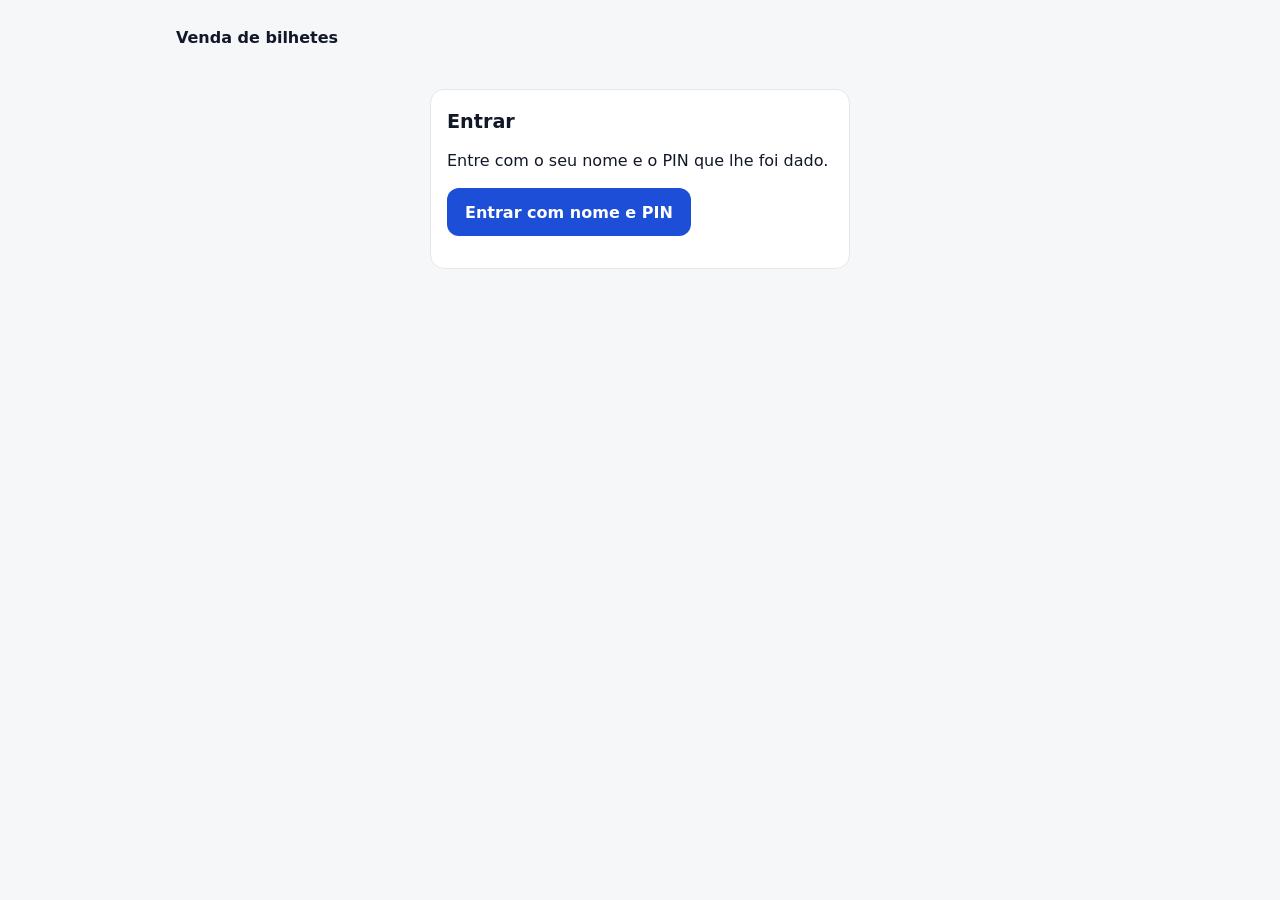
<file: promotor/index.html>
<!doctype html>
<html lang="pt">
<head>
<meta charset="utf-8"><meta name="viewport" content="width=device-width, initial-scale=1">
<meta name="robots" content="noindex, nofollow">
<title>Venda de bilhetes</title>
<link rel="stylesheet" href="../comum.css">
<style>
  .contentor{max-width:960px}
  .grelha{display:grid;grid-template-columns:repeat(auto-fit,minmax(240px,1fr));gap:12px}
  .tabs{display:flex;gap:6px;margin:8px 0;flex-wrap:wrap}.tabs button{background:#fff;border:1px solid var(--borda);border-radius:999px;padding:8px 14px;font-weight:600;cursor:pointer}.tabs button.act{background:var(--azul);color:#fff;border-color:var(--azul)}
  table{width:100%;border-collapse:collapse}th,td{text-align:left;padding:8px 6px;border-bottom:1px solid var(--borda);vertical-align:top}th{font-size:.75rem;text-transform:uppercase;color:var(--cinza)}
  td.num,th.num{text-align:right}
  .estado-paga{color:var(--verde);font-weight:700}.estado-reservada{color:var(--amarelo);font-weight:700}.estado-cancelada,.estado-reembolsada,.estado-anulado{color:var(--vermelho)}
  dialog{border:0;border-radius:16px;padding:0;width:min(640px,96vw)}dialog .cartao{margin:0;border:0}dialog::backdrop{background:rgba(0,0,0,.4)}
  .acc{display:flex;gap:6px;flex-wrap:wrap}.acc .btn{padding:6px 10px;min-height:0;font-size:.85rem;width:auto}
  .trocar{overflow:auto}
  .badge{display:inline-block;min-width:20px;padding:1px 7px;border-radius:999px;background:var(--verde);color:#fff;font-size:.75rem;text-align:center;margin-left:2px}
  .kpis{display:grid;grid-template-columns:repeat(auto-fit,minmax(160px,1fr));gap:10px}.kpis div{background:#fff;border:1px solid var(--borda);border-radius:12px;padding:12px}.kpis b{display:block;font-size:1.4rem}
  textarea#waTexto{font-family:inherit;font-size:.95rem}
  tr.total td{font-weight:700;border-top:2px solid var(--borda)}
  @media(max-width:700px){table{font-size:.85rem}}
</style>
</head>
<body>
<div class="contentor">
  <div class="topo"><div><b>Venda de bilhetes</b> <span class="mudo" id="quem"></span></div><div class="linha"><button class="btn sec oculto" id="btnSair">Sair</button></div></div>

  <section id="login" class="cartao" style="max-width:420px;margin:30px auto">
    <h2>Entrar</h2>
    <p>Entre com o seu nome e o PIN que lhe foi dado.</p>
    <p><a class="btn" id="btnPin" href="../entrar/?para=promotor">Entrar com nome e PIN</a></p>
    <p id="loginMsg" class="oculto"></p>
  </section>

  <div id="app" class="oculto">
    <div class="topo"><div><h1 id="evNome"></h1><div class="mudo" id="evQuando"></div></div><select id="selEv" class="oculto" style="width:auto"></select></div>
    <div class="tabs" id="abas"><button data-aba="vender" class="act">Vender</button><button data-aba="vendas">As minhas vendas</button><button data-aba="resumo">Resumo do evento</button><button data-aba="whatsapp">WhatsApp <span id="badgeWa" class="badge oculto"></span></button></div>
    <div id="conteudo"></div>
  </div>
</div>
<dialog id="dlg"><div class="cartao" id="dlgCorpo"></div></dialog>

<script src="../config.js"></script>
<script type="module">
import { createClient } from "https://esm.sh/@supabase/supabase-js@2";
import { C, $, $$, esc, data, mt, mostrarErro } from "../comum.js";
const sb = createClient(C.SUPABASE_URL, C.SUPABASE_ANON_KEY);
let eu = null, eventos = [], evId = null, painel = null, aba = "vender";
const conteudo = $("#conteudo");
const MEIOS = [{ x: "numerario", n: "Numerário" }, { x: "mpesa", n: "M-Pesa" }, { x: "mkesh", n: "mKesh" }, { x: "pos_bancario", n: "POS bancário" }, { x: "transferencia", n: "Transferência bancária" }];
const MEIO_NOME = Object.fromEntries(MEIOS.map((m) => [m.x, m.n]));
const precisaRef = (meio) => ["mpesa", "mkesh", "transferencia"].includes(meio);
const fmtTel = (t) => String(t || "").replace(/^\+258(\d{2})(\d{3})(\d{4})$/, "+258 $1 $2 $3");
const urlWa = (numero, texto) => `https://wa.me/${numero}?text=${encodeURIComponent(texto)}`;
const textoEscaloes = (escaloes, base) => { const e = (escaloes || []).slice().sort((a, b) => a.min - b.min); if (!e.length) return "";
  return "Em grupo: " + [`até ${e[0].min - 1}, ${mt(base)}`, ...e.map((x, i) => `${x.min}${e[i + 1] ? " a " + (e[i + 1].min - 1) : " ou mais"}, ${mt(x.preco)}`)].join("; ") + " por pessoa"; };
const v = (id) => $("#" + id)?.value?.trim();
const campo = (id, rot, tipo = "text", val = "", extra = "") => `<label for="${id}">${rot}</label><input id="${id}" type="${tipo}" value="${esc(val)}" ${extra}>`;
async function rpc(fn, args) { const { data, error } = await sb.rpc(fn, args); if (error) throw new Error(error.message); return data; }
function dialogo(html, onOpen) { $("#dlgCorpo").innerHTML = html + `<p class="linha" style="justify-content:flex-end"><button class="btn sec" id="dlgFechar">Fechar</button></p>`; $("#dlg").showModal(); $("#dlgFechar").onclick = () => $("#dlg").close(); onOpen?.(); }
function msgLogin(t, erro) { const m = $("#loginMsg"); m.className = erro ? "erro" : "ok"; m.textContent = t; }

// ---------- sessão ----------
$("#btnPin").href = new URL("../entrar/?para=promotor", location.href).href;
$("#btnSair").onclick = async () => { await sb.auth.signOut(); location.reload(); };
async function arranque() {
  const { data: { session } } = await sb.auth.getSession(); if (!session) return;
  const { data: s } = await sb.rpc("fn_staff_actual");
  $("#btnSair").classList.remove("oculto");
  if (s?.perfil && s.perfil !== "promotor") { location.replace("../admin/"); return; }
  if (!s?.id || s.perfil !== "promotor") return msgLogin("Esta conta não tem acesso à venda de bilhetes.", true);
  eu = s; $("#quem").textContent = `· ${s.nome}`;
  try { eventos = await rpc("fn_promotor_eventos"); } catch (e) { return msgLogin(e.message, true); }
  if (!eventos.length) return msgLogin("Ainda não tem nenhum evento atribuído. Fale com a Requinte.", true);
  $("#login").classList.add("oculto"); $("#app").classList.remove("oculto");
  const aVenda = eventos.filter((e) => e.estado === "a_venda");
  evId = (aVenda[0] || eventos[0]).id;
  if (eventos.length > 1) { const sel = $("#selEv"); sel.classList.remove("oculto"); sel.innerHTML = eventos.map((e) => `<option value="${e.id}" ${e.id === evId ? "selected" : ""}>${esc(e.nome)}</option>`).join(""); sel.onchange = () => { evId = sel.value; carregar(); }; }
  $$("#abas button").forEach((b) => b.onclick = () => { aba = b.dataset.aba; $$("#abas button").forEach((x) => x.classList.toggle("act", x === b)); desenhar(); });
  await carregar(); setInterval(actualizarBadge, 60000);
}
async function carregar() {
  try { painel = await rpc("fn_promotor_painel", { p_evento: evId }); }
  catch (e) { conteudo.innerHTML = `<div class="erro">${esc(e.message)}</div>`; return; }
  $("#evNome").textContent = painel.evento.nome;
  $("#evQuando").textContent = `${data(painel.evento.inicio_em)}${painel.evento.local ? " · " + painel.evento.local : ""}${painel.evento.estado !== "a_venda" ? " · venda fechada" : ""}`;
  actualizarBadge(); desenhar();
}
function desenhar() { ({ vender, vendas, resumo, whatsapp }[aba] || vender)(); }
async function actualizarBadge() { try { const n = await rpc("fn_whatsapp_contar"); const b = $("#badgeWa"); b.textContent = n; b.classList.toggle("oculto", !n); } catch {} }

// ---------- vender ----------
function vender() {
  if (painel.evento.estado !== "a_venda") { conteudo.innerHTML = `<div class="cartao"><p>A venda para este evento está fechada.</p></div>`; return; }
  const tipos = painel.tipos || [];
  conteudo.innerHTML = `<div class="cartao"><h2>Nova venda</h2><div class="grelha">
    <div>${campo("vTel", "Telemóvel do cliente (WhatsApp)", "tel", "", 'placeholder="84 123 4567" autocomplete="off"')}${campo("vNome", "Nome do cliente", "text", "", 'autocomplete="off"')}${campo("vEmail", "Email (opcional)", "email", "", 'autocomplete="off"')}</div>
    <div><label>Bilhetes</label>${tipos.map((t) => `<div class="linha" style="margin-bottom:6px"><span style="flex:1">${esc(t.nome)} · ${mt(t.preco)} <span class="mudo pequeno">${t.venda_aberta ? t.disponivel + " disp." : "venda fechada"}</span>${t.escaloes?.length ? `<br><span class="mudo pequeno">${textoEscaloes(t.escaloes, t.preco)}</span>` : ""}</span>${t.multiplos?.length ? `<select data-tipo="${t.tipo_bilhete_id}" style="width:90px" ${t.disponivel > 0 && t.venda_aberta ? "" : "disabled"}>${[0, ...t.multiplos].map((n) => `<option value="${n}">${n}</option>`).join("")}</select>` : `<input type="number" min="0" max="20" value="0" data-tipo="${t.tipo_bilhete_id}" style="width:80px" ${t.disponivel > 0 && t.venda_aberta ? "" : "disabled"}>`}</div>${t.multiplos?.length ? `<p class="mudo pequeno" style="margin:-4px 0 8px">Vende-se por mesa: ${t.multiplos.join(", ")} lugares.</p>` : ""}`).join("") || `<p class="mudo">Sem bilhetes à venda.</p>`}
      <p class="pequeno">Total: <b id="vTotal">0 MT</b><br><span id="vDetalhe" class="mudo"></span></p></div>
    <div><label>Pagamento</label>
      <div class="cx"><input type="radio" name="vPago" id="vPagoSim"><label for="vPagoSim" style="margin:0">Já pagou</label></div>
      <div class="cx"><input type="radio" name="vPago" id="vPagoNao"><label for="vPagoNao" style="margin:0">Ainda não pagou (fica reservado)</label></div>
      <div id="vPagoCampos" class="oculto"><label for="vMeio">Meio</label><select id="vMeio">${MEIOS.map((m) => `<option value="${m.x}">${m.n}</option>`).join("")}</select>${campo("vRef", "Referência do comprovativo", "text", "", 'placeholder="ex. QK7H2X9"')}</div></div></div>
    <p class="mudo pequeno">O cliente recebe por WhatsApp a ligação para aceitar os termos e, depois de pago, os bilhetes com o código QR.</p>
    <p><button class="btn" id="btnVender">Registar venda</button></p><p id="vMsg" class="oculto"></p></div>`;
  let cotT = null;
  const total = () => { clearTimeout(cotT); cotT = setTimeout(async () => {
    const itens = $$("[data-tipo]").map((i) => ({ tipo_bilhete_id: i.dataset.tipo, quantidade: Number(i.value || 0) })).filter((i) => i.quantidade > 0);
    if (!itens.length) { $("#vTotal").textContent = mt(0); $("#vDetalhe").textContent = ""; return; }
    try { const c = await rpc("fn_cotar_encomenda", { p_evento: evId, p_itens: itens, p_telemovel: null }); $("#vTotal").textContent = mt(c.total); $("#vDetalhe").textContent = c.itens.map((x) => `${x.quantidade}× ${x.nome} a ${mt(x.preco_unitario)}`).join(", "); }
    catch { let t = 0; for (const i of itens) t += i.quantidade * Number(tipos.find((x) => x.tipo_bilhete_id === i.tipo_bilhete_id)?.preco || 0); $("#vTotal").textContent = mt(t); $("#vDetalhe").textContent = ""; } }, 200); };
  $$("[data-tipo]").forEach((i) => { i.oninput = total; i.onchange = total; });
  $$("[name=vPago]").forEach((r) => r.onchange = () => $("#vPagoCampos").classList.toggle("oculto", !$("#vPagoSim").checked));
  $("#btnVender").onclick = async () => {
    const itens = $$("[data-tipo]").map((i) => ({ tipo_bilhete_id: i.dataset.tipo, quantidade: Number(i.value) })).filter((i) => i.quantidade > 0);
    const pago = $("#vPagoSim").checked ? true : $("#vPagoNao").checked ? false : null;
    if (!v("vTel") || !v("vNome")) return mostrarErro($("#vMsg"), "Indique o telemóvel e o nome do cliente.");
    if (!itens.length) return mostrarErro($("#vMsg"), "Escolha pelo menos um bilhete.");
    if (pago === null) return mostrarErro($("#vMsg"), "Indique se o cliente já pagou.");
    if (pago && precisaRef(v("vMeio")) && !v("vRef")) return mostrarErro($("#vMsg"), "Escreva a referência que vem no comprovativo.");
    $("#btnVender").disabled = true; let r = null;
    try {
      r = await rpc("fn_criar_encomenda", { p: { evento_id: evId, cliente: { telemovel: v("vTel"), nome: v("vNome"), email: v("vEmail") }, itens, canal: "assistida", entrega: "whatsapp" } });
      if (pago) await rpc("fn_confirmar_pagamento", { p_encomenda: r.encomenda_id, p_meio: v("vMeio"), p_referencia: v("vRef") || null, p_documento_fiscal: null });
    } catch (e) {
      $("#btnVender").disabled = false;
      if (!r) return mostrarErro($("#vMsg"), e);
      await carregar(); mostrarErro($("#vMsg"), `A venda ficou registada como reserva, mas o pagamento não foi confirmado: ${e.message}`); return;
    }
    await carregar(); $("#vMsg").className = "ok"; $("#vMsg").textContent = `Venda registada (${mt(r.total)}${pago ? ", paga" : `, reservada até ${data(r.expira_em)}`}).`;
    abrirWhatsapp(r.encomenda_id);
  };
}

// ---------- as minhas vendas ----------
function vendas() {
  const lista = painel.vendas || [];
  conteudo.innerHTML = `<div class="cartao trocar"><table><tr><th>Quando</th><th>Cliente</th><th>Bilhetes</th><th class="num">Total</th><th>Estado</th><th></th></tr>${lista.map((e) => `<tr>
    <td class="pequeno">${data(e.criado_em)}</td><td><b>${esc(e.cliente)}</b><br><span class="mudo pequeno">${esc(fmtTel(e.telemovel))}</span></td>
    <td class="pequeno">${(e.itens || []).map((i) => `${i.q}× ${esc(i.tipo)}`).join(", ")}${e.bilhetes?.length ? "<br>" + e.bilhetes.map((b) => b.estado === "emitido" || b.estado === "utilizado" ? `<a href="../b/?t=${b.token}" target="_blank" rel="noopener">${b.codigo}</a>` : `<span class="estado-anulado">${b.codigo}</span>`).join(" ") : ""}</td>
    <td class="num">${mt(e.total)}${e.meio ? `<br><span class="mudo pequeno">${esc(MEIO_NOME[e.meio] || e.meio)} ${esc(e.referencia || "")}</span>` : ""}</td>
    <td><span class="estado-${e.estado}">${e.estado}</span><br><span class="mudo pequeno">${e.termos ? "termos aceites" : "termos por aceitar"}${e.estado === "reservada" && e.expira_em ? "<br>expira " + data(e.expira_em) : ""}</span></td>
    <td class="acc">${e.estado === "reservada" ? `<button class="btn" data-pagar="${e.id}">Confirmar pagamento</button>` : ""}${["reservada", "paga"].includes(e.estado) ? `<button class="btn verde" data-wa="${e.id}">WhatsApp</button>` : ""}</td></tr>`).join("") || `<tr><td colspan="6" class="mudo">Ainda não registou vendas para este evento.</td></tr>`}</table></div>`;
  $$("[data-wa]").forEach((b) => b.onclick = () => abrirWhatsapp(b.dataset.wa));
  $$("[data-pagar]").forEach((b) => b.onclick = () => confirmarPagamento(lista.find((x) => x.id === b.dataset.pagar)));
}
function confirmarPagamento(e) {
  dialogo(`<h2>Confirmar pagamento</h2><p><b>${esc(e.cliente)}</b> · ${mt(e.total)}</p><label for="pMeio">Meio</label><select id="pMeio">${MEIOS.map((m) => `<option value="${m.x}">${m.n}</option>`).join("")}</select>${campo("pRef", "Referência do comprovativo")}<p class="mudo pequeno">Confirme o valor e a referência no comprovativo. A mesma referência não pode pagar duas vendas.</p><p><button class="btn" id="pOk">Confirmar</button></p><p id="pMsg" class="oculto"></p>`, () => {
    $("#pOk").onclick = async () => { if (precisaRef(v("pMeio")) && !v("pRef")) return mostrarErro($("#pMsg"), "Escreva a referência que vem no comprovativo.");
      try { await rpc("fn_confirmar_pagamento", { p_encomenda: e.id, p_meio: v("pMeio"), p_referencia: v("pRef") || null, p_documento_fiscal: null }); $("#dlg").close(); await carregar(); abrirWhatsapp(e.id); } catch (er) { mostrarErro($("#pMsg"), er); } }; });
}

// ---------- resumo do evento ----------
function resumo() {
  const r = painel.resumo || []; const soma = (k) => r.reduce((a, x) => a + Number(x[k] || 0), 0);
  conteudo.innerHTML = `<div class="kpis"><div><span class="mudo pequeno">Vendidos por si</span><b>${soma("meus_pagos")}</b><span class="pequeno">${mt(soma("meus_valor"))}</span></div>
    <div><span class="mudo pequeno">Vendidos pela Requinte</span><b>${soma("outros_pagos")}</b><span class="pequeno">${mt(soma("outros_valor"))}</span></div>
    <div><span class="mudo pequeno">Total vendido</span><b>${soma("meus_pagos") + soma("outros_pagos")}</b><span class="pequeno">${mt(soma("meus_valor") + soma("outros_valor"))}</span></div>
    <div><span class="mudo pequeno">As suas reservas por pagar</span><b>${soma("meus_reservados")}</b></div></div>
  <div class="cartao trocar"><h2>Por tipo de bilhete (só vendas pagas)</h2><table><tr><th>Tipo</th><th class="num">Por si</th><th class="num">Valor</th><th class="num">Requinte</th><th class="num">Valor</th><th class="num">Disponíveis</th></tr>
    ${r.map((x) => `<tr><td>${esc(x.tipo)}</td><td class="num">${x.meus_pagos}</td><td class="num">${mt(x.meus_valor)}</td><td class="num">${x.outros_pagos}</td><td class="num">${mt(x.outros_valor)}</td><td class="num">${x.disponivel}</td></tr>`).join("")}
    <tr class="total"><td>Total</td><td class="num">${soma("meus_pagos")}</td><td class="num">${mt(soma("meus_valor"))}</td><td class="num">${soma("outros_pagos")}</td><td class="num">${mt(soma("outros_valor"))}</td><td class="num"></td></tr></table>
    <p class="mudo pequeno">Valores pelo preço de cada bilhete na altura da venda. Actualizado às ${new Date().toLocaleTimeString("pt-PT", { hour: "2-digit", minute: "2-digit" })}.</p><p><button class="btn sec" id="btnActualizar">Actualizar</button></p></div>`;
  $("#btnActualizar").onclick = carregar;
}

// ---------- WhatsApp ----------
async function abrirWhatsapp(encId) { try { dialogoWa(await rpc("fn_whatsapp_texto", { p_encomenda: encId, p_cliente: null })); } catch (e) { alert(e.message); } }
function dialogoWa(w, aoFechar) {
  if (!w.wa || !w.texto) { dialogo(`<h2>WhatsApp</h2><p>${esc(w.aviso || "Nada para enviar.")}</p>`); return; }
  dialogo(`<h2>Enviar por WhatsApp</h2><p>Para <b>${esc(w.nome)}</b> · ${esc(fmtTel(w.telemovel))}</p>${w.aviso ? `<div class="erro">${esc(w.aviso)}</div>` : ""}
    <label for="waTexto">Mensagem (pode ajustar antes de abrir)</label><textarea id="waTexto" rows="10">${esc(w.texto)}</textarea>
    <p class="mudo pequeno">Abre o WhatsApp deste telemóvel com a mensagem já escrita. Só tem de carregar em enviar.</p>
    <p class="linha"><a class="btn verde" id="waAbrir" target="_blank" rel="noopener">Abrir no WhatsApp</a><button class="btn sec" id="waCopiar">Copiar texto</button>${w.ids?.length ? `<button class="btn sec" id="waIgnorar">Não enviar</button>` : ""}</p>`, () => {
    const texto = () => $("#waTexto").value.trim();
    const act = () => { $("#waAbrir").href = urlWa(w.wa, texto()); }; act(); $("#waTexto").oninput = act;
    $("#waAbrir").onclick = () => { rpc("fn_whatsapp_marcar", { p_ids: w.ids || [], p_enviada: true, p_encomenda: w.encomenda_id || null, p_cliente: w.cliente_id || null, p_texto: texto() }).then(actualizarBadge).catch(() => {}); setTimeout(() => { $("#dlg").close(); aoFechar?.(); }, 300); };
    $("#waCopiar").onclick = async () => { try { await navigator.clipboard.writeText(texto()); $("#waCopiar").textContent = "Copiado"; } catch { $("#waTexto").select(); } };
    $("#waIgnorar") && ($("#waIgnorar").onclick = async () => { await rpc("fn_whatsapp_marcar", { p_ids: w.ids, p_enviada: false }); actualizarBadge(); $("#dlg").close(); aoFechar?.(); });
  });
}
async function whatsapp() {
  let fila = []; try { fila = await rpc("fn_whatsapp_fila"); } catch (e) { conteudo.innerHTML = `<div class="erro">${esc(e.message)}</div>`; return; }
  actualizarBadge();
  conteudo.innerHTML = `<p class="mudo">Mensagens das suas vendas que falta enviar (por exemplo, os bilhetes depois de o cliente aceitar os termos).</p><div class="cartao trocar"><table><tr><th>Desde</th><th>Para</th><th>Mensagem</th><th></th></tr>${fila.map((w, i) => `<tr><td class="pequeno">${data(w.desde)}</td><td><b>${esc(w.nome || "")}</b><br><span class="mudo pequeno">${esc(fmtTel(w.telemovel))}</span></td>
    <td class="pequeno">${esc((w.texto || w.aviso || "").slice(0, 140))}${(w.texto || "").length > 140 ? "…" : ""}</td><td class="acc">${w.wa && w.texto ? `<button class="btn verde" data-i="${i}">Abrir</button>` : ""}</td></tr>`).join("") || `<tr><td colspan="4" class="mudo">Nada por enviar.</td></tr>`}</table></div>`;
  $$("[data-i]").forEach((b) => b.onclick = () => dialogoWa(fila[Number(b.dataset.i)], whatsapp));
}

arranque();
</script>
</body>
</html>
</file>
<file: comum.css>
:root{--azul:#1d4ed8;--azul-escuro:#1e3a8a;--verde:#16a34a;--vermelho:#dc2626;--amarelo:#ca8a04;--dourado:#b8860b;--cinza:#6b7280;--fundo:#f6f7f9;--borda:#e5e7eb;--texto:#111827}
*{box-sizing:border-box}html{-webkit-text-size-adjust:100%}
body{margin:0;font-family:Inter,system-ui,-apple-system,"Segoe UI",Roboto,Helvetica,Arial,sans-serif;background:var(--fundo);color:var(--texto);line-height:1.45}
a{color:var(--azul)}h1,h2,h3{margin:.2em 0 .4em;line-height:1.2}h1{font-size:1.5rem}h2{font-size:1.2rem}h3{font-size:1.05rem}
.cartao{background:#fff;border:1px solid var(--borda);border-radius:14px;padding:16px;margin:12px 0}
.linha{display:flex;gap:10px;align-items:center;flex-wrap:wrap}.col{display:flex;flex-direction:column;gap:8px}
.btn{display:inline-flex;align-items:center;justify-content:center;gap:8px;border:0;border-radius:12px;padding:12px 18px;font-size:1rem;font-weight:600;cursor:pointer;background:var(--azul);color:#fff;min-height:48px;text-decoration:none}
.btn.sec{background:#fff;color:var(--texto);border:1px solid var(--borda)}.btn.perigo{background:var(--vermelho)}.btn.verde{background:var(--verde)}.btn.grande{font-size:1.2rem;min-height:64px;width:100%}
.btn:disabled{opacity:.5;cursor:not-allowed}
input,select,textarea{width:100%;font:inherit;padding:12px;border:1px solid var(--borda);border-radius:10px;background:#fff;min-height:46px}
label{font-size:.9rem;color:#374151;font-weight:600;display:block;margin:8px 0 4px}
.etiqueta{display:inline-block;padding:3px 10px;border-radius:999px;font-size:.8rem;font-weight:700;background:#eef2ff;color:var(--azul-escuro)}
.mudo{color:var(--cinza);font-size:.9rem}.pequeno{font-size:.85rem}.centro{text-align:center}
table{width:100%;border-collapse:collapse;font-size:.92rem}th,td{text-align:left;padding:8px 6px;border-bottom:1px solid var(--borda);vertical-align:top}th{color:var(--cinza);font-weight:600;font-size:.8rem;text-transform:uppercase;letter-spacing:.04em}
.aviso{padding:12px 14px;border-radius:10px;background:#fef3c7;color:#78350f;margin:10px 0}.erro{padding:12px 14px;border-radius:10px;background:#fee2e2;color:#7f1d1d;margin:10px 0}.ok{padding:12px 14px;border-radius:10px;background:#dcfce7;color:#14532d;margin:10px 0}
.cx{display:flex;gap:12px;align-items:flex-start;margin:10px 0}.cx input{width:22px;height:22px;min-height:0;margin-top:2px;flex:none}
.oculto{display:none!important}
.contentor{max-width:720px;margin:0 auto;padding:16px}
.topo{display:flex;justify-content:space-between;align-items:center;gap:10px;padding:10px 0}
.num{font-variant-numeric:tabular-nums}
@media (max-width:600px){.btn{width:100%}.linha>.btn{width:auto;flex:1}}
</file>
<file: mesas/estilos.css>
:root {
  --tinta: #22303a; --suave: #6b7680; --linha: #d9dee3; --fundo: #f4f6f8; --branco: #fff;
  --primario: #1f3b4d; --acento: #b07d1f;
  --livre: #ffffff; --parcial: #dbe9fb; --cheia: #b9cde4; --provisoria: #fbefc4; --bloqueada: #e3e3e3;
  --mista: #3d6fb0; --erro: #b3261e; --ok: #2f7a5a;
}
* { box-sizing: border-box; }
html, body { margin: 0; height: 100%; font-family: Inter, "Segoe UI", Roboto, system-ui, sans-serif; color: var(--tinta); background: var(--fundo); font-size: 15px; }
#app { height: 100%; display: flex; flex-direction: column; }
h1 { font-size: 1.35rem; margin: 0 0 .5rem; }
h2 { font-size: 1.1rem; margin: 1rem 0 .5rem; }
h3 { font-size: 1rem; margin: .8rem 0 .4rem; }
p { margin: .3rem 0; }
.suave { color: var(--suave); font-size: .9rem; }
.erro { color: var(--erro); min-height: 1.2em; }
.ok { color: var(--ok); }
.escondido { display: none !important; }
.centro { flex: 1; display: flex; align-items: center; justify-content: center; padding: 1rem; }
.caixa { background: var(--branco); border: 1px solid var(--linha); border-radius: 10px; padding: 1.2rem; width: 100%; max-width: 420px; }
label { display: block; margin: .5rem 0; font-size: .9rem; }
input, select, textarea { width: 100%; padding: .55rem .6rem; border: 1px solid var(--linha); border-radius: 6px; font: inherit; margin-top: .2rem; background: #fff; }
textarea { min-height: 3.2em; }
.btn { display: inline-block; padding: .55rem .9rem; border: 1px solid var(--linha); border-radius: 6px; background: #fff; font: inherit; cursor: pointer; color: var(--tinta); }
.btn:hover { background: #f0f3f6; }
.btn.primario { background: var(--primario); color: #fff; border-color: var(--primario); }
.btn.primario:hover { background: #2a5068; }
.btn.perigo { color: var(--erro); border-color: #e8c4c1; }
.btn.pequeno { padding: .3rem .6rem; font-size: .85rem; }
.btn.largo { width: 100%; margin-top: .5rem; }
.btn:disabled { opacity: .5; cursor: default; }
.linha-btns { display: flex; gap: .5rem; flex-wrap: wrap; margin: .6rem 0; }

/* topo e navegação */
.topo { display: flex; align-items: center; gap: .8rem; padding: .5rem .8rem; background: var(--primario); color: #fff; flex-wrap: wrap; }
.topo .suave { color: #c9d4dc; margin-left: .5rem; }
.topo-esq { display: flex; flex-direction: column; min-width: 150px; }
.topo-dir { display: flex; gap: .5rem; align-items: center; margin-left: auto; }
.topo-dir input { width: 230px; margin: 0; }
.topo .btn { background: transparent; color: #fff; border-color: #567; }
.contadores { display: flex; gap: .9rem; font-size: .85rem; flex-wrap: wrap; }
.contadores b { display: block; font-size: 1.05rem; }
.nav { display: flex; gap: .2rem; background: #fff; border-bottom: 1px solid var(--linha); padding: 0 .5rem; overflow-x: auto; }
.nav a { padding: .6rem .8rem; text-decoration: none; color: var(--suave); border-bottom: 3px solid transparent; white-space: nowrap; }
.nav a.activa { color: var(--primario); border-color: var(--acento); font-weight: 600; }
main { flex: 1; min-height: 0; display: flex; }

/* planta */
.ecra-planta { flex: 1; display: flex; min-height: 0; }
.area-planta { flex: 1; position: relative; overflow: hidden; background: #fff; touch-action: none; }
.area-planta svg { width: 100%; height: 100%; display: block; cursor: grab; }
.area-planta svg.a-arrastar { cursor: grabbing; }
.painel { width: 360px; border-left: 1px solid var(--linha); background: var(--fundo); overflow-y: auto; padding: .8rem; }
.zoom { position: absolute; right: .6rem; bottom: .6rem; display: flex; flex-direction: column; gap: .3rem; }
.zoom .btn { width: 36px; height: 36px; padding: 0; font-size: 1.1rem; }
.legenda { position: absolute; left: .6rem; bottom: .6rem; background: rgba(255,255,255,.92); border: 1px solid var(--linha); border-radius: 6px; padding: .4rem .6rem; font-size: .78rem; display: flex; gap: .7rem; flex-wrap: wrap; }
.legenda span::before { content: ""; display: inline-block; width: 12px; height: 12px; border: 1px solid #556; margin-right: .3rem; vertical-align: -2px; border-radius: 2px; }
.legenda .l-livre::before { background: var(--livre); } .legenda .l-parcial::before { background: var(--parcial); }
.legenda .l-cheia::before { background: var(--cheia); } .legenda .l-provisoria::before { background: var(--provisoria); }
.legenda .l-bloqueada::before { background: var(--bloqueada); } .legenda .l-mista::before { border: 2px solid var(--mista); background: #fff; }
.mesa-svg { cursor: pointer; }
.mesa-svg text { pointer-events: none; font-family: inherit; }
.mesa-svg.seleccionada .corpo { stroke: var(--acento); stroke-width: 3; }
.mesa-svg.destaque .corpo { stroke: var(--erro); stroke-width: 3; stroke-dasharray: 6 3; }
.elemento-svg text { pointer-events: none; }
.editor .mesa-svg, .editor .elemento-svg.movel { cursor: move; }

/* cartões e listas */
.cartao { background: #fff; border: 1px solid var(--linha); border-radius: 8px; padding: .7rem .8rem; margin-bottom: .6rem; }
.cartao.clicavel { cursor: pointer; }
.cartao.clicavel:hover { border-color: var(--primario); }
.cartao.seleccionado { border-color: var(--acento); box-shadow: 0 0 0 2px #f1e3c3; }
.cartao h3 { margin: 0 0 .2rem; }
.etiqueta { display: inline-block; font-size: .75rem; padding: .1rem .45rem; border-radius: 10px; background: #e8edf2; color: var(--tinta); margin-left: .3rem; }
.etiqueta.provisorio { background: var(--provisoria); } .etiqueta.sentado { background: var(--parcial); }
.etiqueta.por_sentar { background: #fde4e1; } .etiqueta.cancelado { background: #eee; color: var(--suave); }
.etiqueta.mista { background: #e9f0fb; color: var(--mista); }
.etiqueta.encomenda { background: #e5f4e4; color: var(--ok); }
.pagina { flex: 1; overflow-y: auto; padding: 1rem; max-width: 1100px; margin: 0 auto; width: 100%; }
table.dados { width: 100%; border-collapse: collapse; background: #fff; font-size: .9rem; }
table.dados th, table.dados td { border-bottom: 1px solid var(--linha); padding: .4rem .5rem; text-align: left; vertical-align: top; }
table.dados th { background: #eef2f5; font-weight: 600; position: sticky; top: 0; }
table.dados tr.clicavel { cursor: pointer; }
table.dados tr.clicavel:hover { background: #f6f8fa; }
.filtros { display: flex; gap: .5rem; flex-wrap: wrap; align-items: end; margin-bottom: .7rem; }
.filtros label { margin: 0; }
.filtros input, .filtros select { width: auto; min-width: 140px; }
.grelha2 { display: grid; grid-template-columns: 1fr 1fr; gap: .4rem .8rem; }
.grelha3 { display: grid; grid-template-columns: 1fr 1fr 1fr; gap: .4rem .8rem; }
.bilhete-linha { display: grid; grid-template-columns: 1.1fr 1.3fr 1fr 1.1fr; gap: .4rem; margin-bottom: .3rem; align-items: end; }
.bilhete-linha label { margin: 0; font-size: .8rem; }
.lugares-picker { display: flex; flex-wrap: wrap; gap: .3rem; margin: .4rem 0; }
.lugar { width: 38px; height: 38px; border: 1px solid var(--linha); border-radius: 6px; background: #fff; display: flex; align-items: center; justify-content: center; cursor: pointer; font-size: .85rem; }
.lugar.ocupado { background: var(--cheia); cursor: not-allowed; color: #556; }
.lugar.escolhido { background: var(--acento); color: #fff; border-color: var(--acento); }
.sugestao { border: 1px solid var(--linha); border-radius: 8px; padding: .6rem .8rem; margin: .4rem 0; cursor: pointer; background: #fff; }
.sugestao:hover, .sugestao.escolhida { border-color: var(--primario); background: #f3f7fb; }
.sugestao b { font-size: 1.05rem; }

/* aviso e modal */
.aviso { position: fixed; left: 50%; bottom: 1.2rem; transform: translateX(-50%); background: #22303a; color: #fff; padding: .6rem 1rem; border-radius: 8px; z-index: 50; max-width: 90vw; box-shadow: 0 4px 16px rgba(0,0,0,.2); }
.aviso.erro { background: var(--erro); }
.modal { position: fixed; inset: 0; background: rgba(20,30,40,.45); display: flex; align-items: center; justify-content: center; z-index: 40; padding: .6rem; }
.modal-caixa { background: #fff; border-radius: 10px; padding: 1rem 1.1rem; width: 100%; max-width: 640px; max-height: 92vh; overflow-y: auto; }
.modal-caixa h2 { margin-top: 0; }

/* editor */
.barra-editor { display: flex; gap: .4rem; flex-wrap: wrap; padding: .4rem .6rem; background: #fff; border-bottom: 1px solid var(--linha); align-items: center; }
.barra-editor select { width: auto; margin: 0; }
.ecra-editor { flex: 1; display: flex; flex-direction: column; min-height: 0; }
.ecra-editor .ecra-planta { flex: 1; }
.resumo-material td:nth-child(n+2) { text-align: right; }

/* impressão */
.so-impressao { display: none; }
@media print {
  .topo, .nav, .filtros, .linha-btns, .zoom, .painel, .barra-editor, .aviso, .modal, .nao-imprimir { display: none !important; }
  .legenda { position: static; border: 0; padding: 0; }
  .cabecalho-impressao { display: block; font-size: 14px; margin: 0 0 4px; }
  main, .pagina { overflow: visible !important; max-width: none; }
  body { background: #fff; font-size: 11px; }
  table.dados th { position: static; }
  .so-impressao { display: block; }
  .area-planta { height: 92vh; }
  @page { size: A3 landscape; margin: 10mm; }
}

/* telemóvel */
@media (max-width: 900px) {
  .ecra-planta { flex-direction: column; }
  .painel { width: auto; border-left: 0; border-top: 1px solid var(--linha); max-height: 45%; }
  .topo-dir input { width: 160px; }
  .contadores { order: 3; width: 100%; gap: .9rem; font-size: .72rem; flex-wrap: nowrap; overflow-x: auto; white-space: nowrap; }
  .contadores b { display: inline; font-size: .9rem; margin-right: .2rem; }
  .legenda { font-size: .68rem; gap: .4rem; padding: .25rem .4rem; }
  .painel { max-height: 42%; }
  .grelha3 { grid-template-columns: 1fr 1fr; }
  .bilhete-linha { grid-template-columns: 1fr 1fr; }
  .nav a { padding: .55rem .6rem; font-size: .9rem; }
}
</file>
